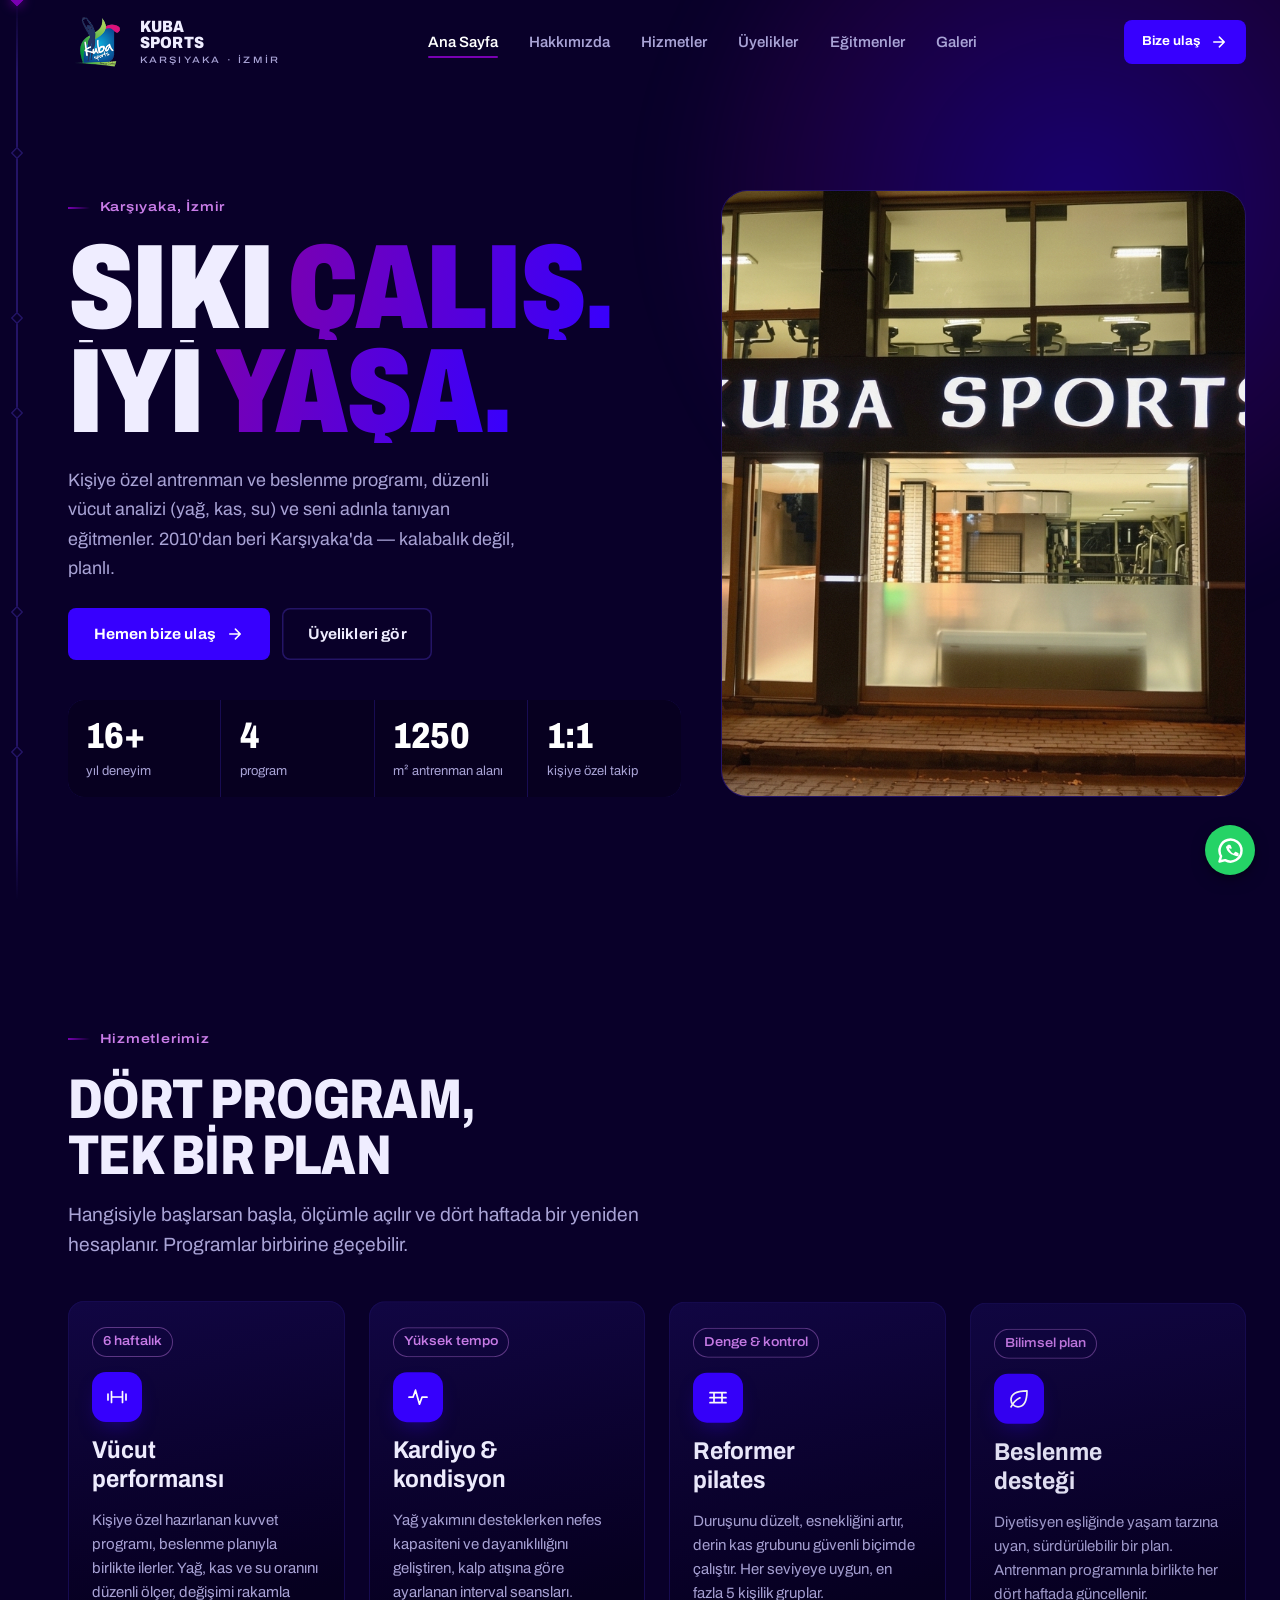
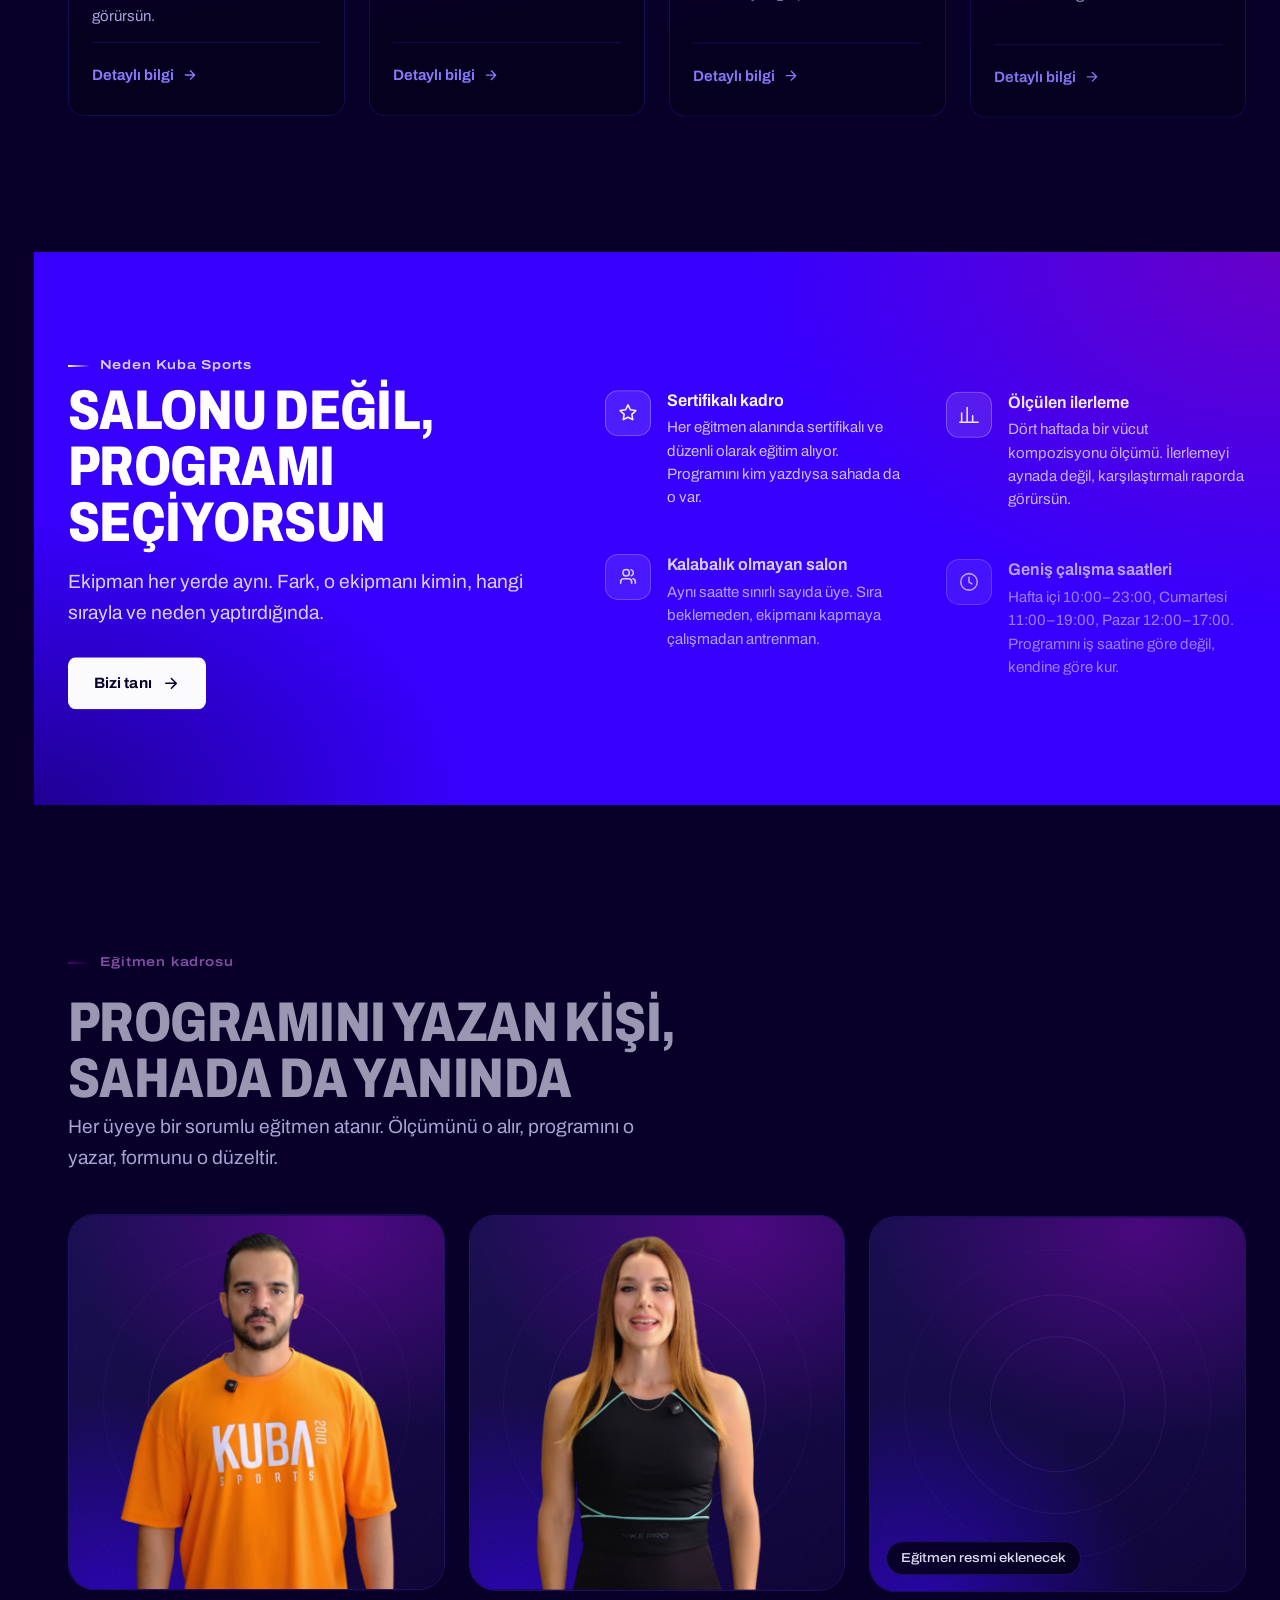
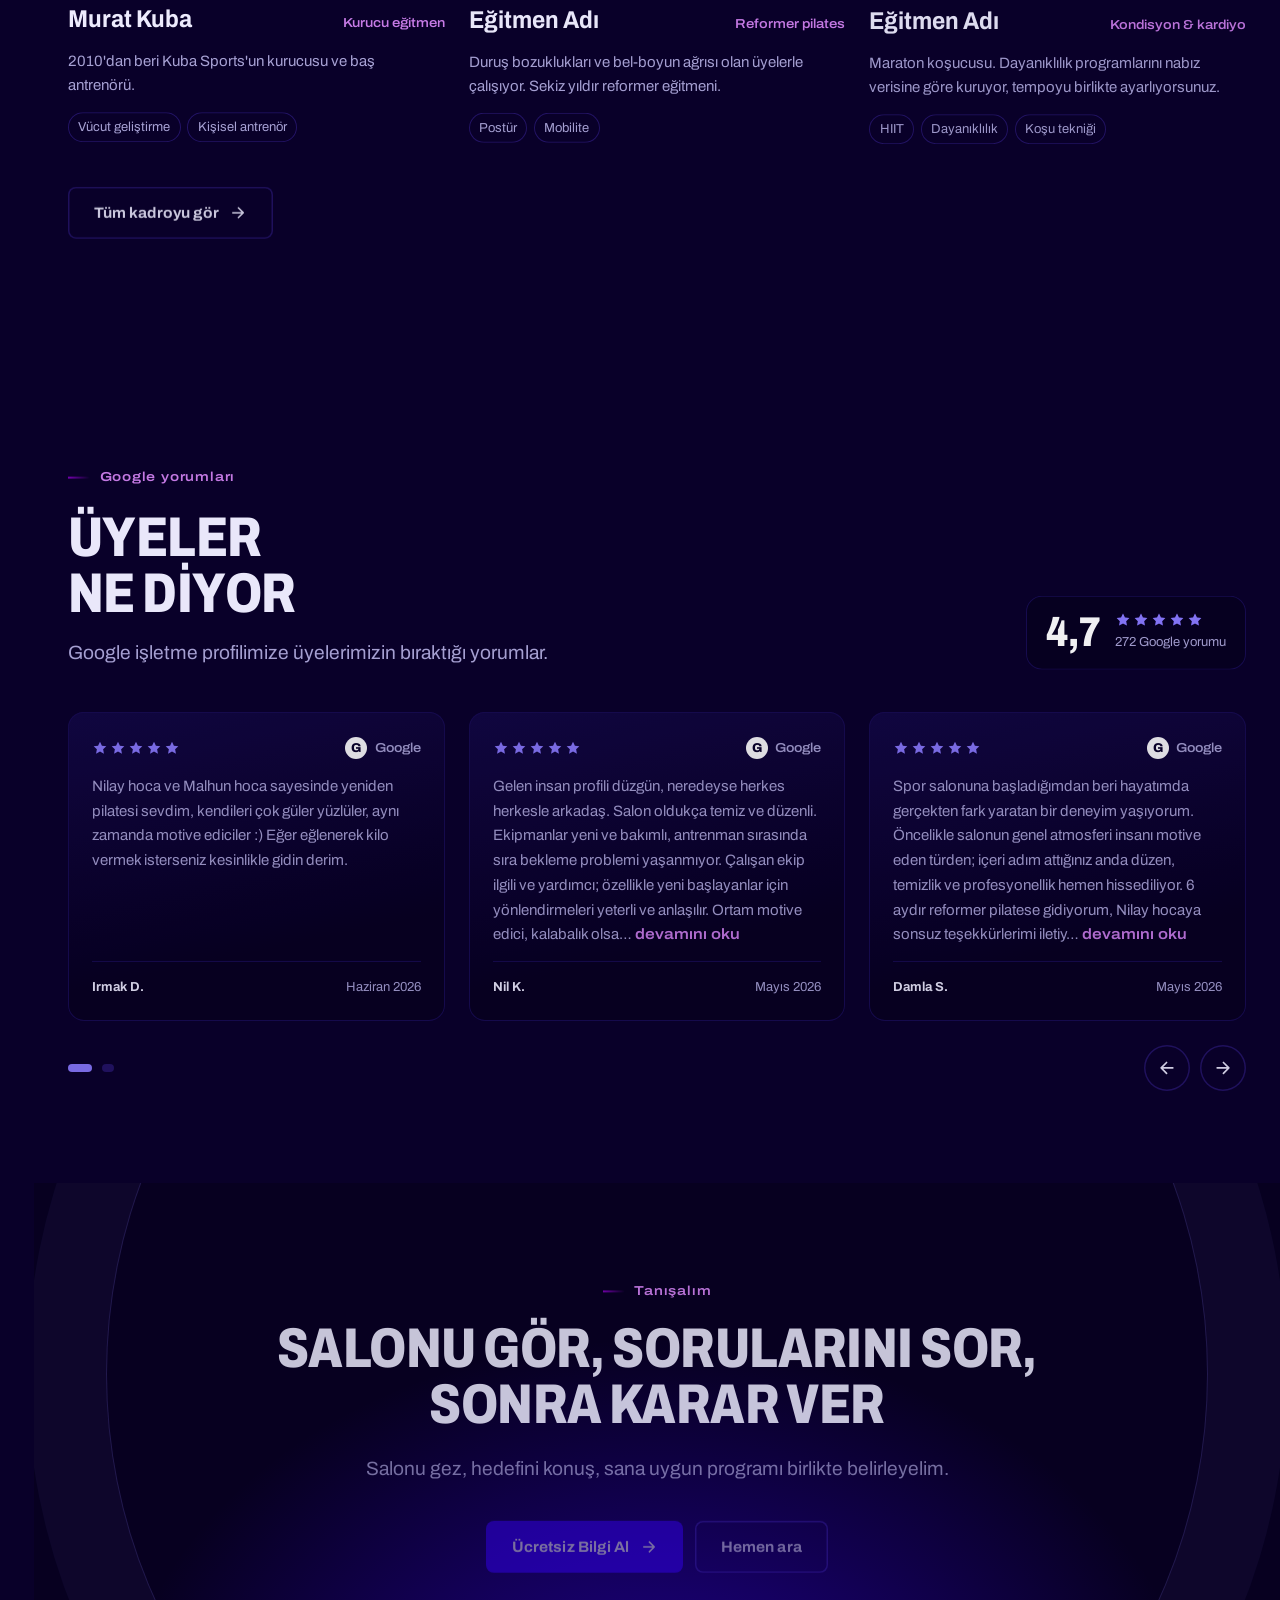
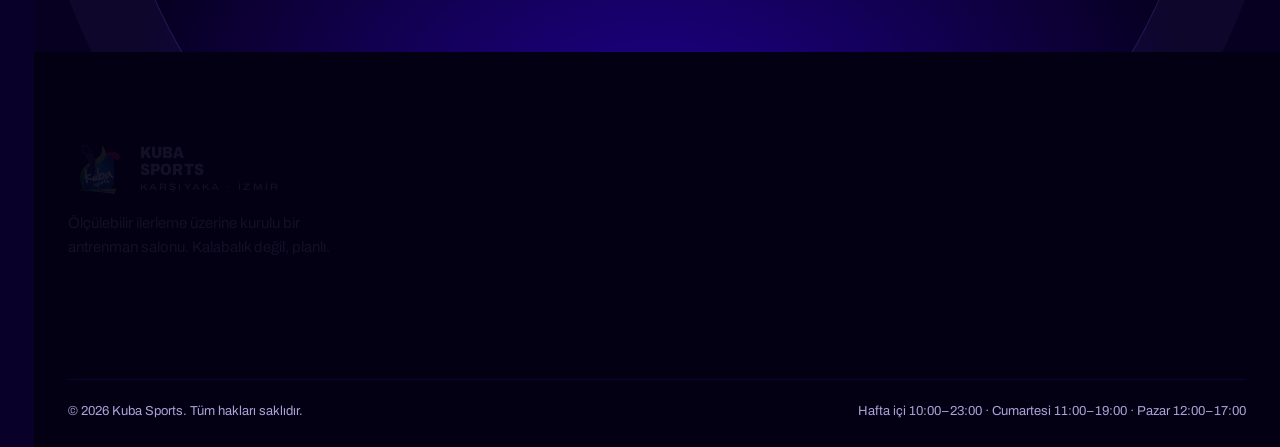
<file: index.html>
<!DOCTYPE html>
<html lang="tr">
<head>
<meta charset="utf-8">
<meta name="viewport" content="width=device-width, initial-scale=1">
<meta name="robots" content="noindex, nofollow">
<title>Ana Sayfa · Kuba Sports — Bahçelievler, İzmir</title>
<meta name="description" content="Bahçelievler İzmir'de kişiye özel antrenman, reformer pilates ve beslenme desteği. Ölçümle takip edilen 6 haftalık programlar.">
<meta name="theme-color" content="#090029">
<meta property="og:title" content="Ana Sayfa · Kuba Sports">
<meta property="og:description" content="Bahçelievler İzmir'de kişiye özel antrenman, reformer pilates ve beslenme desteği. Ölçümle takip edilen 6 haftalık programlar.">
<meta property="og:type" content="website">
<meta property="og:locale" content="tr_TR">
<link rel="preconnect" href="https://fonts.googleapis.com">
<link rel="preconnect" href="https://fonts.gstatic.com" crossorigin>
<link rel="stylesheet" href="https://fonts.googleapis.com/css2?family=Archivo:wdth,wght@62..125,100..900&display=swap">
<link rel="stylesheet" href="assets/css/style.css">
<link rel="icon" href="assets/img/favicon-32.png" sizes="32x32" type="image/png">
<link rel="icon" href="assets/img/favicon-192.png" sizes="192x192" type="image/png">
<link rel="apple-touch-icon" href="assets/img/apple-touch-icon.png">
<link rel="canonical" href="https://www.kubasports.com/">
<!-- HONOR_REDUCED_MOTION: false = işletim sisteminin "hareketi azalt" tercihini yok say (varsayılan);
     true = tercih açıksa giriş/kaydırma animasyonlarını kapat (html.reduce). Bkz. style.css sonu, main.js §4. -->
<script>(function(d,w){var h=d.documentElement;h.className+=" js";var HONOR_REDUCED_MOTION=false;if(HONOR_REDUCED_MOTION&&w.matchMedia("(prefers-reduced-motion: reduce)").matches){h.className+=" reduce";}else if("IntersectionObserver" in w){h.className+=" anim";w.__animGuard=setTimeout(function(){if(!d.querySelector(".is-in"))h.className=h.className.replace(/\banim\b/,"");},4000);}})(document,window);</script>

<!-- GSAP 3.12.5 (yerel kopya) — main.js §4 kaydırma belirmelerini bununla yapar.
     defer sırası korunmalı: main.js bu ikisinden SONRA çalışır. CDN yerine yerel
     dosya: head'deki 4 sn emniyet zamanlayıcısı yavaş ağda GSAP inmeden tetiklenip
     animasyonu sessizce iptal ediyordu. Yerel kopyada böyle bir yarış yok. -->
<script src="assets/js/vendor/gsap.min.js" defer></script>
<script src="assets/js/vendor/ScrollTrigger.min.js" defer></script>
<script src="data/reviews.js" defer></script>
<script src="assets/js/main.js" defer></script>
<!-- Yerel işletme yapısal verisi. Adres, telefon ve koordinatları gerçek
     bilgilerle güncelleyin; Google işletme panelindeki verilerle birebir aynı olmalı. -->
<script type="application/ld+json">
{
  "@context": "https://schema.org",
  "@type": "HealthClub",
  "name": "Kuba Sports",
  "description": "Bahçelievler, İzmir'de ölçülebilir ilerleme üzerine kurulu antrenman salonu.",
  "url": "https://www.kubasports.com/",
  "telephone": "+90-507-120-20-10",
  "email": "info@kubasports.com",
  "address": {
    "@type": "PostalAddress",
    "streetAddress": "Bahçelievler Mah. Zübeyde Hanım Cd.",
    "addressLocality": "Karşıyaka",
    "addressRegion": "İzmir",
    "postalCode": "35600",
    "addressCountry": "TR"
  },
  "openingHoursSpecification": [
    { "@type": "OpeningHoursSpecification", "dayOfWeek": ["Monday","Tuesday","Wednesday","Thursday","Friday"], "opens": "10:00", "closes": "23:00" },
    { "@type": "OpeningHoursSpecification", "dayOfWeek": "Saturday", "opens": "11:00", "closes": "19:00" },
    { "@type": "OpeningHoursSpecification", "dayOfWeek": "Sunday", "opens": "12:00", "closes": "17:00" }
  ],
  "priceRange": "$$"
}
</script>
</head>
<body>
<a class="skip" href="#main">İçeriğe geç</a>

<div class="rail" aria-hidden="true"><span class="rail__track"></span><span class="rail__fill"></span></div>

<header class="site-header">
  <div class="container header-inner">
    <a class="brand" href="index.html" aria-label="Kuba Sports ana sayfa">
      <img class="brand__mark" src="assets/img/kubasports-logo.png" alt="" width="116" height="100" decoding="async">
      <span class="brand__name">KUBA<br>SPORTS<span>KARŞIYAKA · İZMİR</span></span>
    </a>
    <nav class="nav" aria-label="Ana menü">
      <ul><li><a href="index.html" aria-current="page">Ana Sayfa</a></li><li><a href="hakkimizda.html">Hakkımızda</a></li><li><a href="hizmetler.html">Hizmetler</a></li><li><a href="uyelikler.html">Üyelikler</a></li><li><a href="egitmenler.html">Eğitmenler</a></li><li><a href="galeri.html">Galeri</a></li></ul>
    </nav>
    <div class="header-actions">
      <a class="btn btn--sm" href="iletisim.html"><span>Bize ulaş</span><svg class="arrow" viewBox="0 0 24 24" fill="none" stroke="currentColor" stroke-width="2" stroke-linecap="round" stroke-linejoin="round" aria-hidden="true"><path d="M5 12h13M12.5 5.5 19 12l-6.5 6.5"/></svg></a>
      <button class="burger" type="button" aria-label="Menüyü aç" aria-expanded="false" aria-controls="drawer"><span></span></button>
    </div>
  </div>
</header>

<div class="drawer" id="drawer" aria-hidden="true">
  <a href="index.html" aria-current="page">ANA SAYFA<small>00</small></a><a href="hakkimizda.html">HAKKIMIZDA<small>01</small></a><a href="hizmetler.html">HİZMETLER<small>02</small></a><a href="uyelikler.html">ÜYELİKLER<small>03</small></a><a href="egitmenler.html">EĞİTMENLER<small>04</small></a><a href="galeri.html">GALERİ<small>05</small></a>
  <a class="btn" href="iletisim.html"><span>Hemen bize ulaş</span><svg class="arrow" viewBox="0 0 24 24" fill="none" stroke="currentColor" stroke-width="2" stroke-linecap="round" stroke-linejoin="round" aria-hidden="true"><path d="M5 12h13M12.5 5.5 19 12l-6.5 6.5"/></svg></a>
</div>

<main id="main">

<section class="hero" data-rail>
  <span class="hero__glow" aria-hidden="true"></span>
  <div class="container hero__inner">
    <div>
      <span class="tag hero__eyebrow">Karşıyaka, İzmir</span>
      <h1 class="display">
        <span class="mask"><span>SIKI <span class="display__accent">ÇALIŞ.</span></span></span>
        <span class="mask"><span>İYİ <span class="display__accent">YAŞA.</span></span></span>
      </h1>
      <p class="hero__sub">Kişiye özel antrenman ve beslenme programı, düzenli vücut analizi (yağ, kas, su) ve seni adınla tanıyan eğitmenler. 2010'dan beri Karşıyaka'da — kalabalık değil, planlı.</p>
      <div class="btn-row hero__cta">
        <a class="btn" href="iletisim.html"><span>Hemen bize ulaş</span><svg class="arrow" viewBox="0 0 24 24" fill="none" stroke="currentColor" stroke-width="2" stroke-linecap="round" stroke-linejoin="round" aria-hidden="true"><path d="M5 12h13M12.5 5.5 19 12l-6.5 6.5"/></svg></a>
        <a class="btn btn--ghost" href="uyelikler.html"><span>Üyelikleri gör</span></a>
      </div>
      <ul class="metrics">
        <li><b><span data-count="16">16</span><i>+</i></b><span>yıl deneyim</span></li>
        <li><b data-count="4">4</b><span>program</span></li>
        <li><b data-count="1250">1250</b><span>m&sup2; antrenman alanı</span></li>
        <li><b>1<i>:</i>1</b><span>kişiye özel takip</span></li>
      </ul>
    </div>
    <div class="media hero__media" style="--photo:url('../img/home-hero-v2.jpg')"><span class="media__rings" aria-hidden="true"><i></i><i></i><i></i><i></i></span><span class="media__grain" aria-hidden="true"></span></div>
  </div>
</section>

<section class="section" data-rail>
  <div class="container">
    <div class="section-head reveal-group">
      <span class="tag">Hizmetlerimiz</span>
      <h2 class="h2">DÖRT PROGRAM,<br>TEK BİR PLAN</h2>
      <p class="lead">Hangisiyle başlarsan başla, ölçümle açılır ve dört haftada bir yeniden hesaplanır. Programlar birbirine geçebilir.</p>
    </div>
    <div class="grid g-2 g-4 reveal-group"><article class="card"><span class="card__chip">6 haftalık</span><span class="card__icon"><svg viewBox="0 0 24 24" fill="none" stroke="currentColor" stroke-width="1.7" stroke-linecap="round" stroke-linejoin="round" aria-hidden="true"><path d="M6.5 6.5v11M17.5 6.5v11M3 9v6M21 9v6M6.5 12h11"/></svg></span><h3 class="h3">Vücut<br>performansı</h3><p>Kişiye özel hazırlanan kuvvet programı, beslenme planıyla birlikte ilerler. Yağ, kas ve su oranını düzenli ölçer, değişimi rakamla görürsün.</p><div class="card__foot"><a class="link" href="hizmetler.html#performans"><span>Detaylı bilgi</span><svg class="arrow" viewBox="0 0 24 24" fill="none" stroke="currentColor" stroke-width="2" stroke-linecap="round" stroke-linejoin="round" aria-hidden="true"><path d="M5 12h13M12.5 5.5 19 12l-6.5 6.5"/></svg></a></div></article><article class="card"><span class="card__chip">Yüksek tempo</span><span class="card__icon"><svg viewBox="0 0 24 24" fill="none" stroke="currentColor" stroke-width="1.7" stroke-linecap="round" stroke-linejoin="round" aria-hidden="true"><path d="M3 12h4l2.5-7 4 14L16 12h5"/></svg></span><h3 class="h3">Kardiyo &amp;<br>kondisyon</h3><p>Yağ yakımını desteklerken nefes kapasiteni ve dayanıklılığını geliştiren, kalp atışına göre ayarlanan interval seansları.</p><div class="card__foot"><a class="link" href="hizmetler.html#kardiyo"><span>Detaylı bilgi</span><svg class="arrow" viewBox="0 0 24 24" fill="none" stroke="currentColor" stroke-width="2" stroke-linecap="round" stroke-linejoin="round" aria-hidden="true"><path d="M5 12h13M12.5 5.5 19 12l-6.5 6.5"/></svg></a></div></article><article class="card"><span class="card__chip">Denge &amp; kontrol</span><span class="card__icon"><svg viewBox="0 0 24 24" fill="none" stroke="currentColor" stroke-width="1.7" stroke-linecap="round" stroke-linejoin="round" aria-hidden="true"><path d="M4 7h16M4 12h16M4 17h16M8 7v10M16 7v10"/></svg></span><h3 class="h3">Reformer<br>pilates</h3><p>Duruşunu düzelt, esnekliğini artır, derin kas grubunu güvenli biçimde çalıştır. Her seviyeye uygun, en fazla 5 kişilik gruplar.</p><div class="card__foot"><a class="link" href="hizmetler.html#pilates"><span>Detaylı bilgi</span><svg class="arrow" viewBox="0 0 24 24" fill="none" stroke="currentColor" stroke-width="2" stroke-linecap="round" stroke-linejoin="round" aria-hidden="true"><path d="M5 12h13M12.5 5.5 19 12l-6.5 6.5"/></svg></a></div></article><article class="card"><span class="card__chip">Bilimsel plan</span><span class="card__icon"><svg viewBox="0 0 24 24" fill="none" stroke="currentColor" stroke-width="1.7" stroke-linecap="round" stroke-linejoin="round" aria-hidden="true"><path d="M11 20A7 7 0 0 1 4 13c0-5 4-9 16-9 0 12-4 16-9 16Z"/><path d="M4 20c2-4 5-7 9-9"/></svg></span><h3 class="h3">Beslenme<br>desteği</h3><p>Diyetisyen eşliğinde yaşam tarzına uyan, sürdürülebilir bir plan. Antrenman programınla birlikte her dört haftada güncellenir.</p><div class="card__foot"><a class="link" href="hizmetler.html#beslenme"><span>Detaylı bilgi</span><svg class="arrow" viewBox="0 0 24 24" fill="none" stroke="currentColor" stroke-width="2" stroke-linecap="round" stroke-linejoin="round" aria-hidden="true"><path d="M5 12h13M12.5 5.5 19 12l-6.5 6.5"/></svg></a></div></article></div>
  </div>
</section>

<section class="panel" data-rail>
  <div class="container panel__split">
    <div class="reveal-group">
      <span class="tag">Neden Kuba Sports</span>
      <h2 class="h2" style="margin-top:.4rem">SALONU DEĞİL,<br>PROGRAMI SEÇİYORSUN</h2>
      <p class="lead" style="margin-top:1rem">Ekipman her yerde aynı. Fark, o ekipmanı kimin, hangi sırayla ve neden yaptırdığında.</p>
      <div class="btn-row" style="margin-top:1.8rem">
        <a class="btn btn--on-volt" href="hakkimizda.html"><span>Bizi tanı</span><svg class="arrow" viewBox="0 0 24 24" fill="none" stroke="currentColor" stroke-width="2" stroke-linecap="round" stroke-linejoin="round" aria-hidden="true"><path d="M5 12h13M12.5 5.5 19 12l-6.5 6.5"/></svg></a>
      </div>
    </div>
    <div class="benefits reveal-group"><div class="benefit"><span class="benefit__icon"><svg viewBox="0 0 24 24" fill="none" stroke="currentColor" stroke-width="1.7" stroke-linecap="round" stroke-linejoin="round" aria-hidden="true"><path d="m12 3 2.6 5.3 5.9.9-4.3 4.1 1 5.8-5.2-2.7-5.2 2.7 1-5.8L3.5 9.2l5.9-.9Z"/></svg></span><div><h4 class="h4">Sertifikalı kadro</h4><p>Her eğitmen alanında sertifikalı ve düzenli olarak eğitim alıyor. Programını kim yazdıysa sahada da o var.</p></div></div><div class="benefit"><span class="benefit__icon"><svg viewBox="0 0 24 24" fill="none" stroke="currentColor" stroke-width="1.7" stroke-linecap="round" stroke-linejoin="round" aria-hidden="true"><path d="M4 20V10M10 20V4M16 20v-7M22 20H2"/></svg></span><div><h4 class="h4">Ölçülen ilerleme</h4><p>Dört haftada bir vücut kompozisyonu ölçümü. İlerlemeyi aynada değil, karşılaştırmalı raporda görürsün.</p></div></div><div class="benefit"><span class="benefit__icon"><svg viewBox="0 0 24 24" fill="none" stroke="currentColor" stroke-width="1.7" stroke-linecap="round" stroke-linejoin="round" aria-hidden="true"><path d="M16 19v-1.5a3.5 3.5 0 0 0-3.5-3.5h-5A3.5 3.5 0 0 0 4 17.5V19"/><circle cx="10" cy="7.5" r="3.5"/><path d="M20 19v-1.5a3.5 3.5 0 0 0-2.6-3.4M15.5 4.2a3.5 3.5 0 0 1 0 6.6"/></svg></span><div><h4 class="h4">Kalabalık olmayan salon</h4><p>Aynı saatte sınırlı sayıda üye. Sıra beklemeden, ekipmanı kapmaya çalışmadan antrenman.</p></div></div><div class="benefit"><span class="benefit__icon"><svg viewBox="0 0 24 24" fill="none" stroke="currentColor" stroke-width="1.7" stroke-linecap="round" stroke-linejoin="round" aria-hidden="true"><circle cx="12" cy="12" r="9"/><path d="M12 7v5.2l3.2 2"/></svg></span><div><h4 class="h4">Geniş çalışma saatleri</h4><p>Hafta içi 10:00–23:00, Cumartesi 11:00–19:00, Pazar 12:00–17:00. Programını iş saatine göre değil, kendine göre kur.</p></div></div></div>
  </div>
</section>

<section class="section" data-rail>
  <div class="container">
    <div class="section-head reveal-group">
      <span class="tag">Eğitmen kadrosu</span>
      <h2 class="h2">PROGRAMINI YAZAN KİŞİ,<br>SAHADA DA YANINDA</h2>
      <p class="lead">Her üyeye bir sorumlu eğitmen atanır. Ölçümünü o alır, programını o yazar, formunu o düzeltir.</p>
    </div>
    <div class="grid g-3 reveal-group"><article class="trainer"><div class="media media--cutout" style="--photo:url('../img/murat-kuba-2.png')"><span class="media__rings" aria-hidden="true"><i></i><i></i><i></i><i></i></span><span class="media__grain" aria-hidden="true"></span></div><div class="trainer__meta"><h3 class="h3">Murat Kuba</h3><span class="trainer__role">Kurucu eğitmen</span></div><p>2010'dan beri Kuba Sports'un kurucusu ve baş antrenörü.</p><ul class="trainer__tags"><li>Vücut geliştirme</li><li>Kişisel antrenör</li></ul></article><article class="trainer"><div class="media media--cutout" style="--photo:url('../img/pt2.png')"><span class="media__rings" aria-hidden="true"><i></i><i></i><i></i><i></i></span><span class="media__grain" aria-hidden="true"></span></div><div class="trainer__meta"><h3 class="h3">Eğitmen Adı</h3><span class="trainer__role">Reformer pilates</span></div><p>Duruş bozuklukları ve bel-boyun ağrısı olan üyelerle çalışıyor. Sekiz yıldır reformer eğitmeni.</p><ul class="trainer__tags"><li>Postür</li><li>Mobilite</li></ul></article><article class="trainer"><div class="media"><span class="media__rings" aria-hidden="true"><i></i><i></i><i></i><i></i></span><span class="media__grain" aria-hidden="true"></span><span class="media__label">Eğitmen resmi eklenecek</span></div><div class="trainer__meta"><h3 class="h3">Eğitmen Adı</h3><span class="trainer__role">Kondisyon &amp; kardiyo</span></div><p>Maraton koşucusu. Dayanıklılık programlarını nabız verisine göre kuruyor, tempoyu birlikte ayarlıyorsunuz.</p><ul class="trainer__tags"><li>HIIT</li><li>Dayanıklılık</li><li>Koşu tekniği</li></ul></article></div>
    <div class="btn-row reveal" style="margin-top:2.5rem">
      <a class="btn btn--ghost" href="egitmenler.html"><span>Tüm kadroyu gör</span><svg class="arrow" viewBox="0 0 24 24" fill="none" stroke="currentColor" stroke-width="2" stroke-linecap="round" stroke-linejoin="round" aria-hidden="true"><path d="M5 12h13M12.5 5.5 19 12l-6.5 6.5"/></svg></a>
    </div>
  </div>
</section>

<section class="section section--tight" id="yorumlar" data-rail>
  <div class="container">
    <div class="reviews__head reveal-group">
      <div class="section-head">
        <span class="tag">Google yorumları</span>
        <h2 class="h2">ÜYELER<br>NE DİYOR</h2>
        <p class="lead">Google işletme profilimize üyelerimizin bıraktığı yorumlar.</p>
      </div>
      <div class="reviews__summary">
        <b data-summary-score>–</b>
        <span class="stars stars--avg" role="img" data-summary-stars aria-label="Ortalama puan"></span>
        <small data-summary-count>Google yorumları</small>
      </div>
    </div>
    <!-- Kartlar data/reviews.js verisinden main.js §9 ile üretilir. -->
    <div class="reviews reveal" data-reviews role="region" aria-roledescription="kaydırıcı" aria-label="Üye yorumları">
      <ul class="reviews__track" data-reviews-track tabindex="0" aria-label="Yorumlar — sol/sağ ok tuşlarıyla gezin"></ul>
      <div class="reviews__controls" data-reviews-controls>
        <div class="reviews__dots" data-reviews-dots aria-label="Yorum grupları"></div>
        <div class="reviews__arrows">
          <button class="reviews__arrow" type="button" data-reviews-prev aria-label="Önceki yorumlar"><svg viewBox="0 0 24 24" fill="none" stroke="currentColor" stroke-width="2" stroke-linecap="round" stroke-linejoin="round" aria-hidden="true"><path d="M19 12H6M11.5 5.5 5 12l6.5 6.5"/></svg></button>
          <button class="reviews__arrow" type="button" data-reviews-next aria-label="Sonraki yorumlar"><svg viewBox="0 0 24 24" fill="none" stroke="currentColor" stroke-width="2" stroke-linecap="round" stroke-linejoin="round" aria-hidden="true"><path d="M5 12h13M12.5 5.5 19 12l-6.5 6.5"/></svg></button>
        </div>
      </div>
    </div>
  </div>
</section>

<section class="cta-band" data-rail>
  <div class="container cta-band__inner reveal-group">
    <span class="tag">Tanışalım</span>
    <h2 class="h2">SALONU GÖR, SORULARINI SOR,<br>SONRA KARAR VER</h2>
    <p class="lead" style="text-align:center">Salonu gez, hedefini konuş, sana uygun programı birlikte belirleyelim.</p>
    <div class="btn-row" style="justify-content:center;margin-top:.8rem">
      <a class="btn" href="iletisim.html"><span>Ücretsiz Bilgi Al</span><svg class="arrow" viewBox="0 0 24 24" fill="none" stroke="currentColor" stroke-width="2" stroke-linecap="round" stroke-linejoin="round" aria-hidden="true"><path d="M5 12h13M12.5 5.5 19 12l-6.5 6.5"/></svg></a>
      <a class="btn btn--ghost" href="tel:+905071202010"><span>Hemen ara</span></a>
    </div>
  </div>
</section>
</main>

<footer class="site-footer">
  <div class="container">
    <div class="footer-grid reveal-group">
      <div>
        <a class="brand" href="index.html" aria-label="Kuba Sports ana sayfa">
          <img class="brand__mark" src="assets/img/kubasports-logo.png" alt="" width="116" height="100" decoding="async">
          <span class="brand__name">KUBA<br>SPORTS<span>KARŞIYAKA · İZMİR</span></span>
        </a>
        <p class="muted" style="margin-top:1rem;max-width:32ch;font-size:var(--fs-sm)">Ölçülebilir ilerleme üzerine kurulu bir antrenman salonu. Kalabalık değil, planlı.</p>
      </div>
      <div>
        <h4>Salon</h4>
        <ul><li><a href="hakkimizda.html">Hakkımızda</a></li><li><a href="hizmetler.html">Hizmetler</a></li><li><a href="uyelikler.html">Üyelikler</a></li><li><a href="egitmenler.html">Eğitmenler</a></li><li><a href="galeri.html">Galeri</a></li><li><a href="iletisim.html">İletişim</a></li></ul>
      </div>
      <div>
        <h4>Hizmetler</h4>
        <ul>
          <li><a href="hizmetler.html#performans">Vücut performansı</a></li>
          <li><a href="hizmetler.html#kardiyo">Kardiyo &amp; kondisyon</a></li>
          <li><a href="hizmetler.html#pilates">Reformer pilates</a></li>
          <li><a href="hizmetler.html#beslenme">Beslenme desteği</a></li>
        </ul>
      </div>
      <div>
        <h4>Ulaşım</h4>
        <ul class="muted">
          <li>Bahçelievler, Zübeyde Hanım Cd.<br>35600 Karşıyaka / İzmir</li>
          <li><a href="tel:+905071202010">0507 120 20 10</a></li>
          <li><a href="mailto:info@kubasports.com">info@kubasports.com</a></li>
        </ul>
        <div class="socials" style="margin-top:1rem">
          <a href="https://www.instagram.com/kubasports" target="_blank" rel="noopener" aria-label="Instagram"><svg viewBox="0 0 24 24" fill="none" stroke="currentColor" stroke-width="1.7" stroke-linecap="round" stroke-linejoin="round" aria-hidden="true"><rect x="3.5" y="3.5" width="17" height="17" rx="5"/><circle cx="12" cy="12" r="3.8"/><circle cx="17" cy="7" r="1"/></svg></a>
          <a href="https://www.facebook.com/people/Kuba-Sports-Fitness-Center/100063481929854/#" target="_blank" rel="noopener" aria-label="Facebook"><svg viewBox="0 0 24 24" fill="none" stroke="currentColor" stroke-width="1.7" stroke-linecap="round" stroke-linejoin="round" aria-hidden="true"><path d="M18 2.5h-3a5 5 0 0 0-5 5v3H7v4h3v7h4v-7h3l1-4h-4v-3a1 1 0 0 1 1-1h3Z"/></svg></a>
        </div>
      </div>
    </div>
    <div class="footer-bottom">
      <span>&copy; <span data-year>2026</span> Kuba Sports. Tüm hakları saklıdır.</span>
      <span>Hafta içi 10:00–23:00 · Cumartesi 11:00–19:00 · Pazar 12:00–17:00</span>
    </div>
  </div>
</footer>
</body>
</html>
</file>
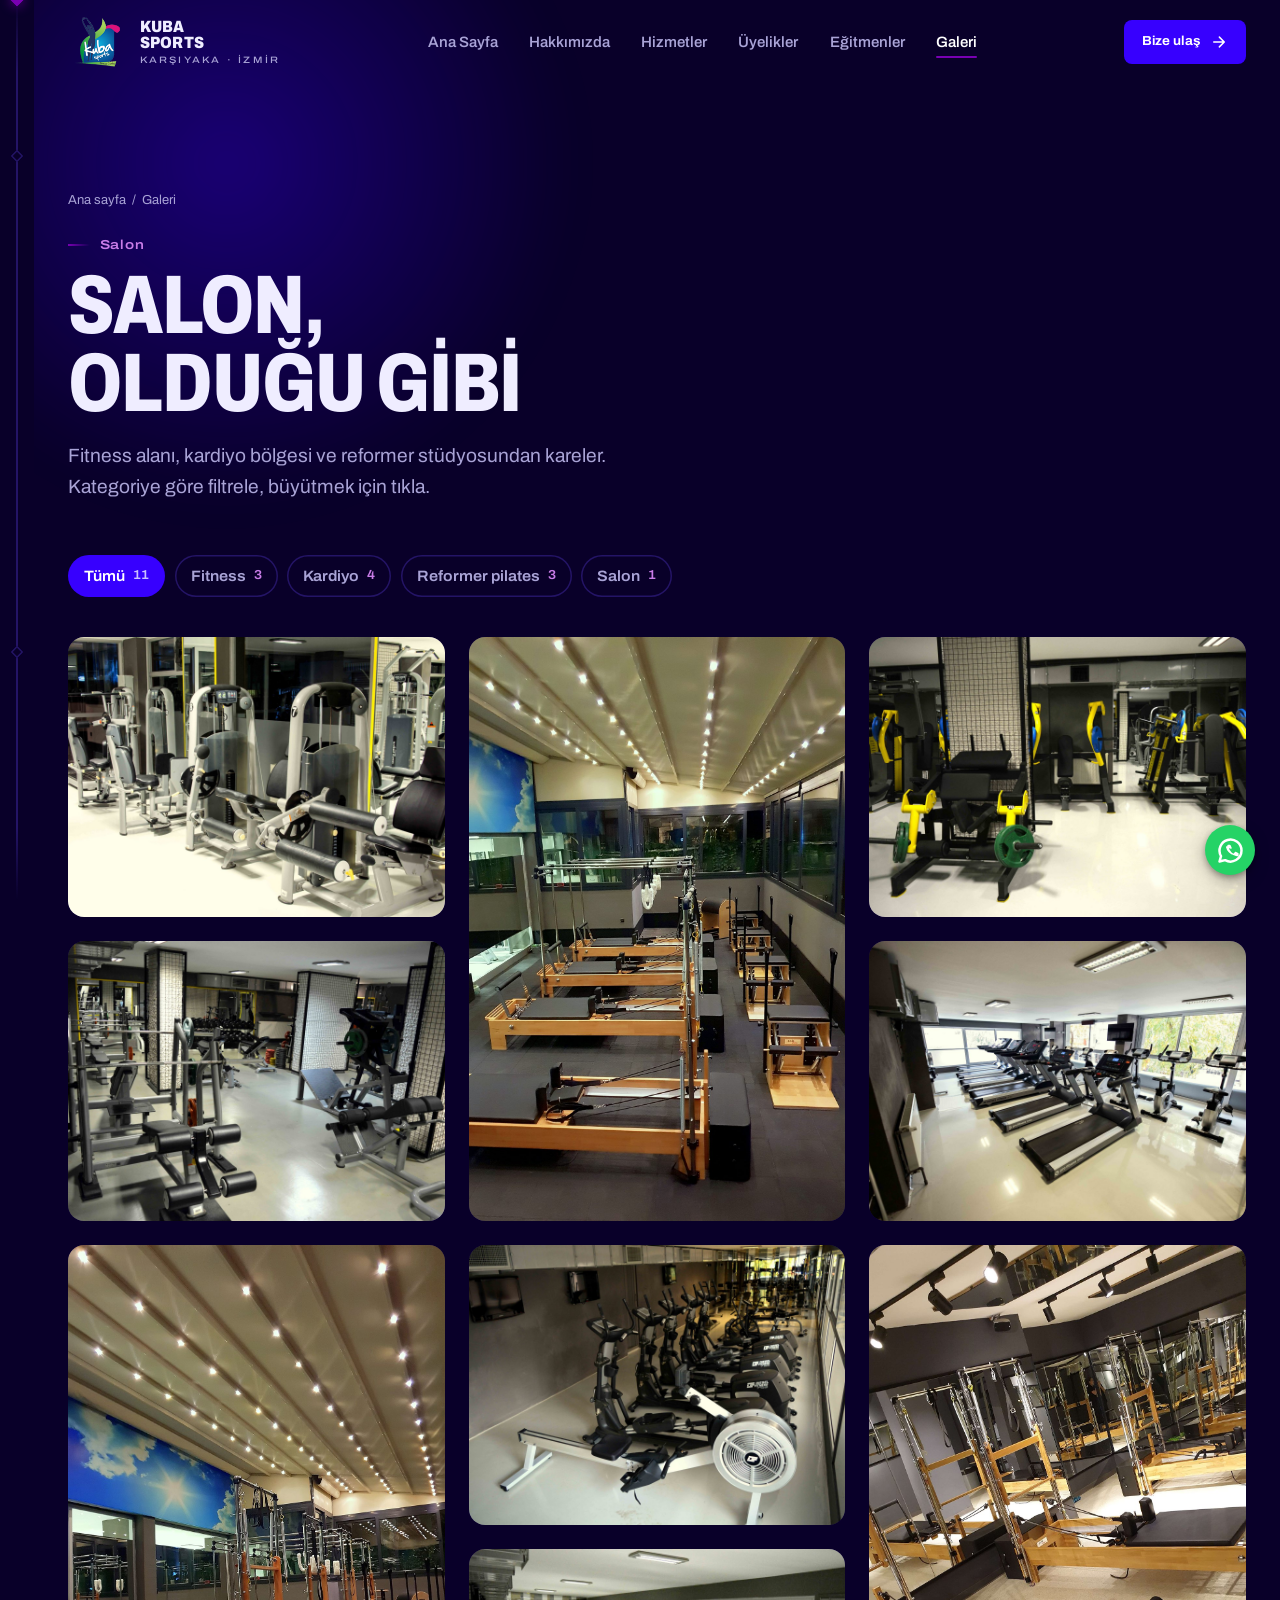
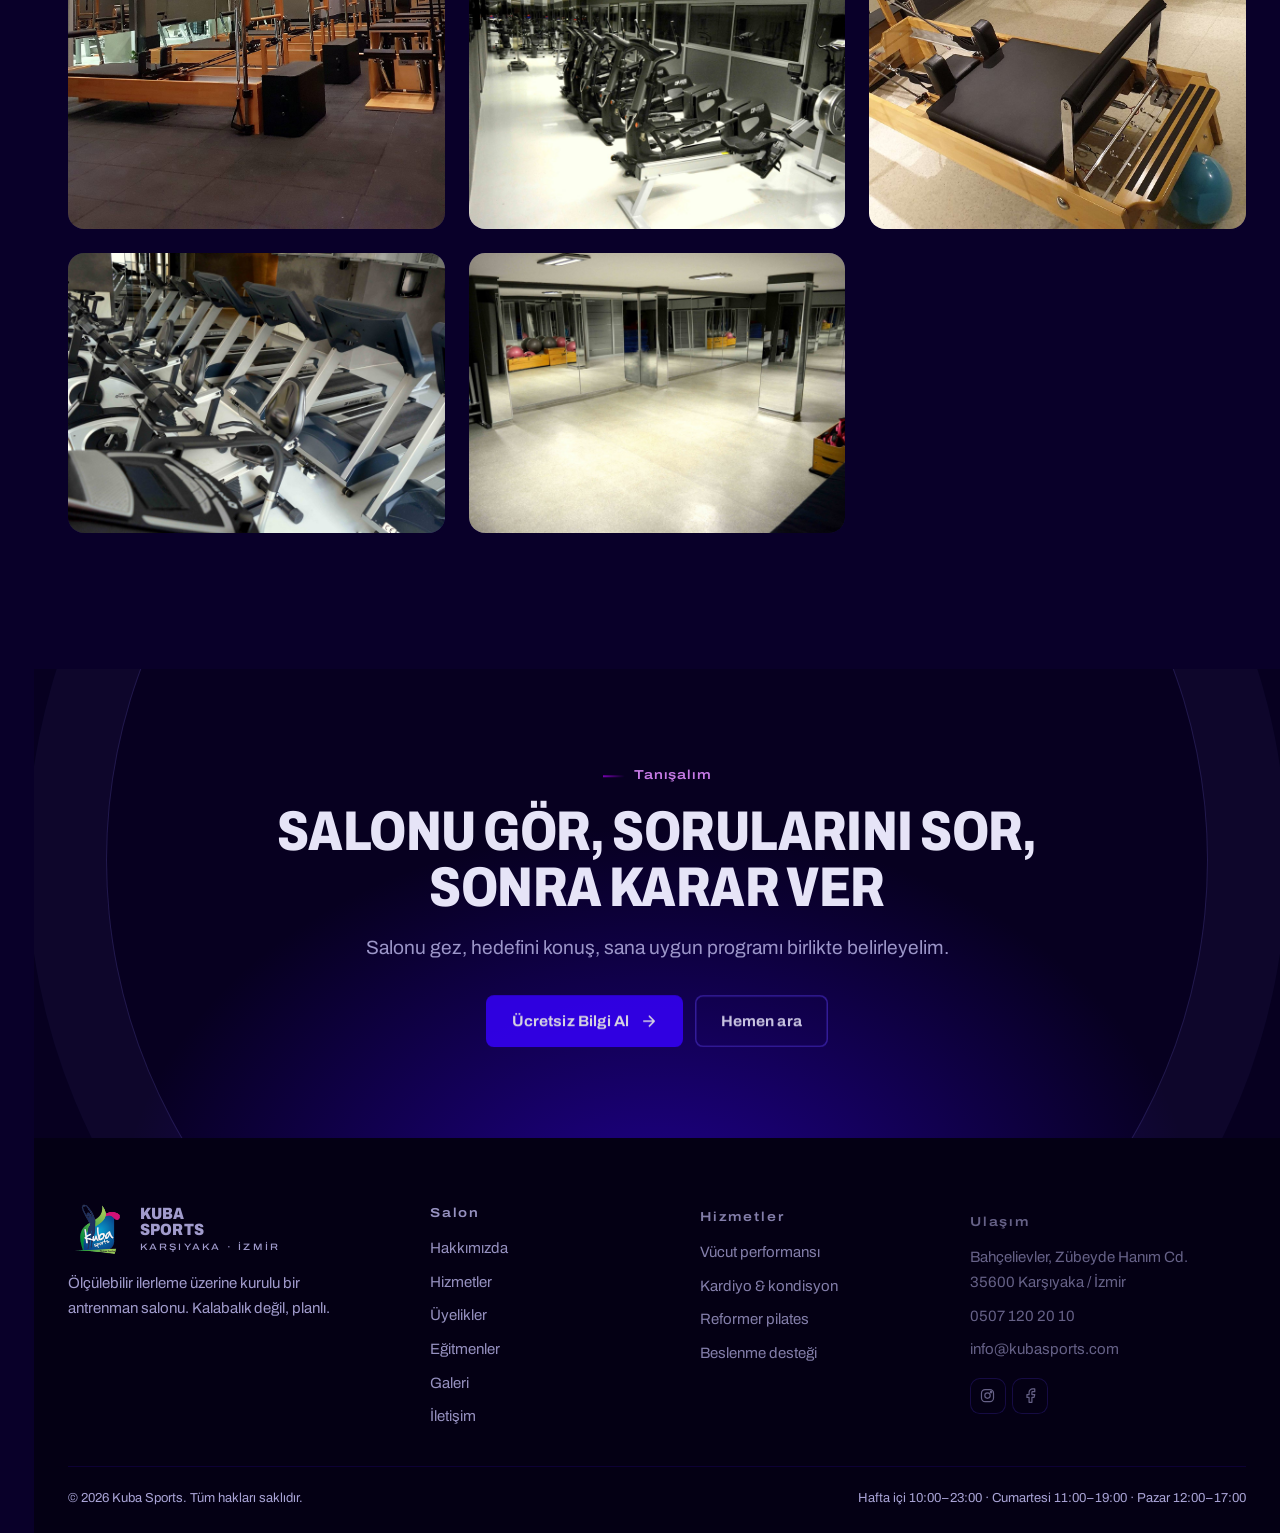
<file: galeri.html>
<!DOCTYPE html>
<html lang="tr">
<head>
<meta charset="utf-8">
<meta name="viewport" content="width=device-width, initial-scale=1">
<meta name="robots" content="noindex, nofollow">
<title>Galeri · Kuba Sports — Bahçelievler, İzmir</title>
<meta name="description" content="Kuba Sports salonundan kareler: fitness alanı, kardiyo bölgesi ve reformer pilates stüdyosu.">
<meta name="theme-color" content="#090029">
<meta property="og:title" content="Galeri · Kuba Sports">
<meta property="og:description" content="Kuba Sports salonundan kareler: fitness alanı, kardiyo bölgesi ve reformer pilates stüdyosu.">
<meta property="og:type" content="website">
<meta property="og:locale" content="tr_TR">
<link rel="preconnect" href="https://fonts.googleapis.com">
<link rel="preconnect" href="https://fonts.gstatic.com" crossorigin>
<link rel="stylesheet" href="https://fonts.googleapis.com/css2?family=Archivo:wdth,wght@62..125,100..900&display=swap">
<link rel="stylesheet" href="assets/css/style.css">
<link rel="icon" href="assets/img/favicon-32.png" sizes="32x32" type="image/png">
<link rel="icon" href="assets/img/favicon-192.png" sizes="192x192" type="image/png">
<link rel="apple-touch-icon" href="assets/img/apple-touch-icon.png">
<link rel="canonical" href="https://www.kubasports.com/galeri.html">
<!-- HONOR_REDUCED_MOTION: false = işletim sisteminin "hareketi azalt" tercihini yok say (varsayılan);
     true = tercih açıksa giriş/kaydırma animasyonlarını kapat (html.reduce). Bkz. style.css sonu, main.js §4. -->
<script>(function(d,w){var h=d.documentElement;h.className+=" js";var HONOR_REDUCED_MOTION=false;if(HONOR_REDUCED_MOTION&&w.matchMedia("(prefers-reduced-motion: reduce)").matches){h.className+=" reduce";}else if("IntersectionObserver" in w){h.className+=" anim";w.__animGuard=setTimeout(function(){if(!d.querySelector(".is-in"))h.className=h.className.replace(/\banim\b/,"");},4000);}})(document,window);</script>

<!-- GSAP 3.12.5 (yerel kopya) — main.js §4 kaydırma belirmelerini bununla yapar.
     defer sırası korunmalı: main.js bu ikisinden SONRA çalışır. CDN yerine yerel
     dosya: head'deki 4 sn emniyet zamanlayıcısı yavaş ağda GSAP inmeden tetiklenip
     animasyonu sessizce iptal ediyordu. Yerel kopyada böyle bir yarış yok. -->
<script src="assets/js/vendor/gsap.min.js" defer></script>
<script src="assets/js/vendor/ScrollTrigger.min.js" defer></script>
<script src="assets/js/main.js" defer></script>
<!-- Yerel işletme yapısal verisi. Adres, telefon ve koordinatları gerçek
     bilgilerle güncelleyin; Google işletme panelindeki verilerle birebir aynı olmalı. -->
<script type="application/ld+json">
{
  "@context": "https://schema.org",
  "@type": "HealthClub",
  "name": "Kuba Sports",
  "description": "Bahçelievler, İzmir'de ölçülebilir ilerleme üzerine kurulu antrenman salonu.",
  "url": "https://www.kubasports.com/",
  "telephone": "+90-507-120-20-10",
  "email": "info@kubasports.com",
  "address": {
    "@type": "PostalAddress",
    "streetAddress": "Bahçelievler Mah. Zübeyde Hanım Cd.",
    "addressLocality": "Karşıyaka",
    "addressRegion": "İzmir",
    "postalCode": "35600",
    "addressCountry": "TR"
  },
  "openingHoursSpecification": [
    { "@type": "OpeningHoursSpecification", "dayOfWeek": ["Monday","Tuesday","Wednesday","Thursday","Friday"], "opens": "10:00", "closes": "23:00" },
    { "@type": "OpeningHoursSpecification", "dayOfWeek": "Saturday", "opens": "11:00", "closes": "19:00" },
    { "@type": "OpeningHoursSpecification", "dayOfWeek": "Sunday", "opens": "12:00", "closes": "17:00" }
  ],
  "priceRange": "$$"
}
</script>
</head>
<body>
<a class="skip" href="#main">İçeriğe geç</a>

<div class="rail" aria-hidden="true"><span class="rail__track"></span><span class="rail__fill"></span></div>

<header class="site-header">
  <div class="container header-inner">
    <a class="brand" href="index.html" aria-label="Kuba Sports ana sayfa">
      <img class="brand__mark" src="assets/img/kubasports-logo.png" alt="" width="116" height="100" decoding="async">
      <span class="brand__name">KUBA<br>SPORTS<span>KARŞIYAKA · İZMİR</span></span>
    </a>
    <nav class="nav" aria-label="Ana menü">
      <ul><li><a href="index.html">Ana Sayfa</a></li><li><a href="hakkimizda.html">Hakkımızda</a></li><li><a href="hizmetler.html">Hizmetler</a></li><li><a href="uyelikler.html">Üyelikler</a></li><li><a href="egitmenler.html">Eğitmenler</a></li><li><a href="galeri.html" aria-current="page">Galeri</a></li></ul>
    </nav>
    <div class="header-actions">
      <a class="btn btn--sm" href="iletisim.html"><span>Bize ulaş</span><svg class="arrow" viewBox="0 0 24 24" fill="none" stroke="currentColor" stroke-width="2" stroke-linecap="round" stroke-linejoin="round" aria-hidden="true"><path d="M5 12h13M12.5 5.5 19 12l-6.5 6.5"/></svg></a>
      <button class="burger" type="button" aria-label="Menüyü aç" aria-expanded="false" aria-controls="drawer"><span></span></button>
    </div>
  </div>
</header>

<div class="drawer" id="drawer" aria-hidden="true">
  <a href="index.html">ANA SAYFA<small>00</small></a><a href="hakkimizda.html">HAKKIMIZDA<small>01</small></a><a href="hizmetler.html">HİZMETLER<small>02</small></a><a href="uyelikler.html">ÜYELİKLER<small>03</small></a><a href="egitmenler.html">EĞİTMENLER<small>04</small></a><a href="galeri.html" aria-current="page">GALERİ<small>05</small></a>
  <a class="btn" href="iletisim.html"><span>Hemen bize ulaş</span><svg class="arrow" viewBox="0 0 24 24" fill="none" stroke="currentColor" stroke-width="2" stroke-linecap="round" stroke-linejoin="round" aria-hidden="true"><path d="M5 12h13M12.5 5.5 19 12l-6.5 6.5"/></svg></a>
</div>

<main id="main">

<section class="page-head" data-rail><span class="page-head__glow" aria-hidden="true"></span><div class="container"><nav class="crumbs" aria-label="Site yolu"><a href="index.html">Ana sayfa</a> &nbsp;/&nbsp; Galeri</nav><span class="tag">Salon</span><h1 class="h1" style="margin-top:.6rem"><span class="mask"><span>SALON,<br>OLDUĞU GİBİ</span></span></h1><p class="lead" style="margin-top:1.2rem">Fitness alanı, kardiyo bölgesi ve reformer stüdyosundan kareler. Kategoriye göre filtrele, büyütmek için tıkla.</p></div></section>

<section class="section section--snug-top" data-rail>
  <div class="container">
    <!-- Görseller: assets/img/galeri-web/ (web boyutu, uzun kenar 1800 px).
         Orijinaller assets/img/galeri-* içinde durur. Yeni fotoğraf eklemek için
         bir <li> kopyala; dikey fotoğraflara "gallery__item--tall" ekle. -->
    <div class="filters reveal" role="group" aria-label="Galeri filtresi" data-gallery-filters>
      <button type="button" class="filter" aria-pressed="true" data-filter="all">Tümü <span>11</span></button>
      <button type="button" class="filter" aria-pressed="false" data-filter="fitness">Fitness <span>3</span></button>
      <button type="button" class="filter" aria-pressed="false" data-filter="kardiyo">Kardiyo <span>4</span></button>
      <button type="button" class="filter" aria-pressed="false" data-filter="reformer">Reformer pilates <span>3</span></button>
      <button type="button" class="filter" aria-pressed="false" data-filter="salon">Salon <span>1</span></button>
    </div>
    <ul class="gallery reveal" data-gallery>
      <li class="gallery__item" data-cat="fitness"><a href="assets/img/galeri-web/galeri-fitness.jpg" data-caption="Fitness alanı"><img src="assets/img/galeri-web/galeri-fitness.jpg" alt="Fitness alanı" width="1800" height="1200" decoding="async"></a></li>
      <li class="gallery__item gallery__item--tall" data-cat="reformer"><a href="assets/img/galeri-web/galeri-reformer.jpg" data-caption="Reformer pilates stüdyosu"><img src="assets/img/galeri-web/galeri-reformer.jpg" alt="Reformer pilates stüdyosu" width="1350" height="1800" decoding="async"></a></li>
      <li class="gallery__item" data-cat="fitness"><a href="assets/img/galeri-web/galeri-fitness2.jpg" data-caption="Fitness alanı"><img src="assets/img/galeri-web/galeri-fitness2.jpg" alt="Fitness alanı" width="1800" height="1200" decoding="async"></a></li>
      <li class="gallery__item" data-cat="fitness"><a href="assets/img/galeri-web/galeri-fitness3.jpg" data-caption="Fitness alanı"><img src="assets/img/galeri-web/galeri-fitness3.jpg" alt="Fitness alanı" width="1800" height="1200" loading="lazy" decoding="async"></a></li>
      <li class="gallery__item" data-cat="kardiyo"><a href="assets/img/galeri-web/galeri-kardiyo2.jpg" data-caption="Kardiyo bölgesi"><img src="assets/img/galeri-web/galeri-kardiyo2.jpg" alt="Kardiyo bölgesi" width="1800" height="1200" loading="lazy" decoding="async"></a></li>
      <li class="gallery__item gallery__item--tall" data-cat="reformer"><a href="assets/img/galeri-web/galeri-reformer2.jpg" data-caption="Reformer pilates stüdyosu"><img src="assets/img/galeri-web/galeri-reformer2.jpg" alt="Reformer pilates stüdyosu" width="1350" height="1800" loading="lazy" decoding="async"></a></li>
      <li class="gallery__item" data-cat="kardiyo"><a href="assets/img/galeri-web/galeri-kardiyo4.jpg" data-caption="Kardiyo bölgesi"><img src="assets/img/galeri-web/galeri-kardiyo4.jpg" alt="Kardiyo bölgesi" width="1800" height="1200" loading="lazy" decoding="async"></a></li>
      <li class="gallery__item gallery__item--tall" data-cat="reformer"><a href="assets/img/galeri-web/galeri-reformer3.jpg" data-caption="Reformer pilates stüdyosu"><img src="assets/img/galeri-web/galeri-reformer3.jpg" alt="Reformer pilates stüdyosu" width="1350" height="1800" loading="lazy" decoding="async"></a></li>
      <li class="gallery__item" data-cat="kardiyo"><a href="assets/img/galeri-web/galeri-kardiyo5.jpg" data-caption="Kardiyo bölgesi"><img src="assets/img/galeri-web/galeri-kardiyo5.jpg" alt="Kardiyo bölgesi" width="1800" height="1200" loading="lazy" decoding="async"></a></li>
      <li class="gallery__item" data-cat="kardiyo"><a href="assets/img/galeri-web/galeri-kardiyo3.jpg" data-caption="Kardiyo bölgesi"><img src="assets/img/galeri-web/galeri-kardiyo3.jpg" alt="Kardiyo bölgesi" width="1800" height="1200" loading="lazy" decoding="async"></a></li>
      <li class="gallery__item" data-cat="salon"><a href="assets/img/galeri-web/galeri-salon.jpg" data-caption="Salon"><img src="assets/img/galeri-web/galeri-salon.jpg" alt="Salon" width="1800" height="1200" loading="lazy" decoding="async"></a></li>
    </ul>
  </div>
</section>

<section class="cta-band" data-rail>
  <div class="container cta-band__inner reveal-group">
    <span class="tag">Tanışalım</span>
    <h2 class="h2">SALONU GÖR, SORULARINI SOR,<br>SONRA KARAR VER</h2>
    <p class="lead" style="text-align:center">Salonu gez, hedefini konuş, sana uygun programı birlikte belirleyelim.</p>
    <div class="btn-row" style="justify-content:center;margin-top:.8rem">
      <a class="btn" href="iletisim.html"><span>Ücretsiz Bilgi Al</span><svg class="arrow" viewBox="0 0 24 24" fill="none" stroke="currentColor" stroke-width="2" stroke-linecap="round" stroke-linejoin="round" aria-hidden="true"><path d="M5 12h13M12.5 5.5 19 12l-6.5 6.5"/></svg></a>
      <a class="btn btn--ghost" href="tel:+905071202010"><span>Hemen ara</span></a>
    </div>
  </div>
</section>
</main>

<!-- Işık kutusu: galeri karesine tıklanınca açılır (main.js §10). Esc / arka plan / × kapatır, ← → gezer. -->
<dialog class="lightbox" data-lightbox aria-label="Fotoğraf görüntüleyici">
  <button class="lightbox__btn lightbox__close" type="button" data-lightbox-close aria-label="Kapat"><svg viewBox="0 0 24 24" fill="none" stroke="currentColor" stroke-width="2" stroke-linecap="round" stroke-linejoin="round" aria-hidden="true"><path d="M6 6l12 12M18 6 6 18"/></svg></button>
  <button class="lightbox__btn lightbox__prev" type="button" data-lightbox-prev aria-label="Önceki fotoğraf"><svg viewBox="0 0 24 24" fill="none" stroke="currentColor" stroke-width="2" stroke-linecap="round" stroke-linejoin="round" aria-hidden="true"><path d="M19 12H6M11.5 5.5 5 12l6.5 6.5"/></svg></button>
  <figure class="lightbox__fig"><img data-lightbox-img alt="" decoding="async"><figcaption data-lightbox-cap></figcaption></figure>
  <button class="lightbox__btn lightbox__next" type="button" data-lightbox-next aria-label="Sonraki fotoğraf"><svg viewBox="0 0 24 24" fill="none" stroke="currentColor" stroke-width="2" stroke-linecap="round" stroke-linejoin="round" aria-hidden="true"><path d="M5 12h13M12.5 5.5 19 12l-6.5 6.5"/></svg></button>
</dialog>


<footer class="site-footer">
  <div class="container">
    <div class="footer-grid reveal-group">
      <div>
        <a class="brand" href="index.html" aria-label="Kuba Sports ana sayfa">
          <img class="brand__mark" src="assets/img/kubasports-logo.png" alt="" width="116" height="100" decoding="async">
          <span class="brand__name">KUBA<br>SPORTS<span>KARŞIYAKA · İZMİR</span></span>
        </a>
        <p class="muted" style="margin-top:1rem;max-width:32ch;font-size:var(--fs-sm)">Ölçülebilir ilerleme üzerine kurulu bir antrenman salonu. Kalabalık değil, planlı.</p>
      </div>
      <div>
        <h4>Salon</h4>
        <ul><li><a href="hakkimizda.html">Hakkımızda</a></li><li><a href="hizmetler.html">Hizmetler</a></li><li><a href="uyelikler.html">Üyelikler</a></li><li><a href="egitmenler.html">Eğitmenler</a></li><li><a href="galeri.html">Galeri</a></li><li><a href="iletisim.html">İletişim</a></li></ul>
      </div>
      <div>
        <h4>Hizmetler</h4>
        <ul>
          <li><a href="hizmetler.html#performans">Vücut performansı</a></li>
          <li><a href="hizmetler.html#kardiyo">Kardiyo &amp; kondisyon</a></li>
          <li><a href="hizmetler.html#pilates">Reformer pilates</a></li>
          <li><a href="hizmetler.html#beslenme">Beslenme desteği</a></li>
        </ul>
      </div>
      <div>
        <h4>Ulaşım</h4>
        <ul class="muted">
          <li>Bahçelievler, Zübeyde Hanım Cd.<br>35600 Karşıyaka / İzmir</li>
          <li><a href="tel:+905071202010">0507 120 20 10</a></li>
          <li><a href="mailto:info@kubasports.com">info@kubasports.com</a></li>
        </ul>
        <div class="socials" style="margin-top:1rem">
          <a href="https://www.instagram.com/kubasports" target="_blank" rel="noopener" aria-label="Instagram"><svg viewBox="0 0 24 24" fill="none" stroke="currentColor" stroke-width="1.7" stroke-linecap="round" stroke-linejoin="round" aria-hidden="true"><rect x="3.5" y="3.5" width="17" height="17" rx="5"/><circle cx="12" cy="12" r="3.8"/><circle cx="17" cy="7" r="1"/></svg></a>
          <a href="https://www.facebook.com/people/Kuba-Sports-Fitness-Center/100063481929854/#" target="_blank" rel="noopener" aria-label="Facebook"><svg viewBox="0 0 24 24" fill="none" stroke="currentColor" stroke-width="1.7" stroke-linecap="round" stroke-linejoin="round" aria-hidden="true"><path d="M18 2.5h-3a5 5 0 0 0-5 5v3H7v4h3v7h4v-7h3l1-4h-4v-3a1 1 0 0 1 1-1h3Z"/></svg></a>
        </div>
      </div>
    </div>
    <div class="footer-bottom">
      <span>&copy; <span data-year>2026</span> Kuba Sports. Tüm hakları saklıdır.</span>
      <span>Hafta içi 10:00–23:00 · Cumartesi 11:00–19:00 · Pazar 12:00–17:00</span>
    </div>
  </div>
</footer>
</body>
</html>
</file>
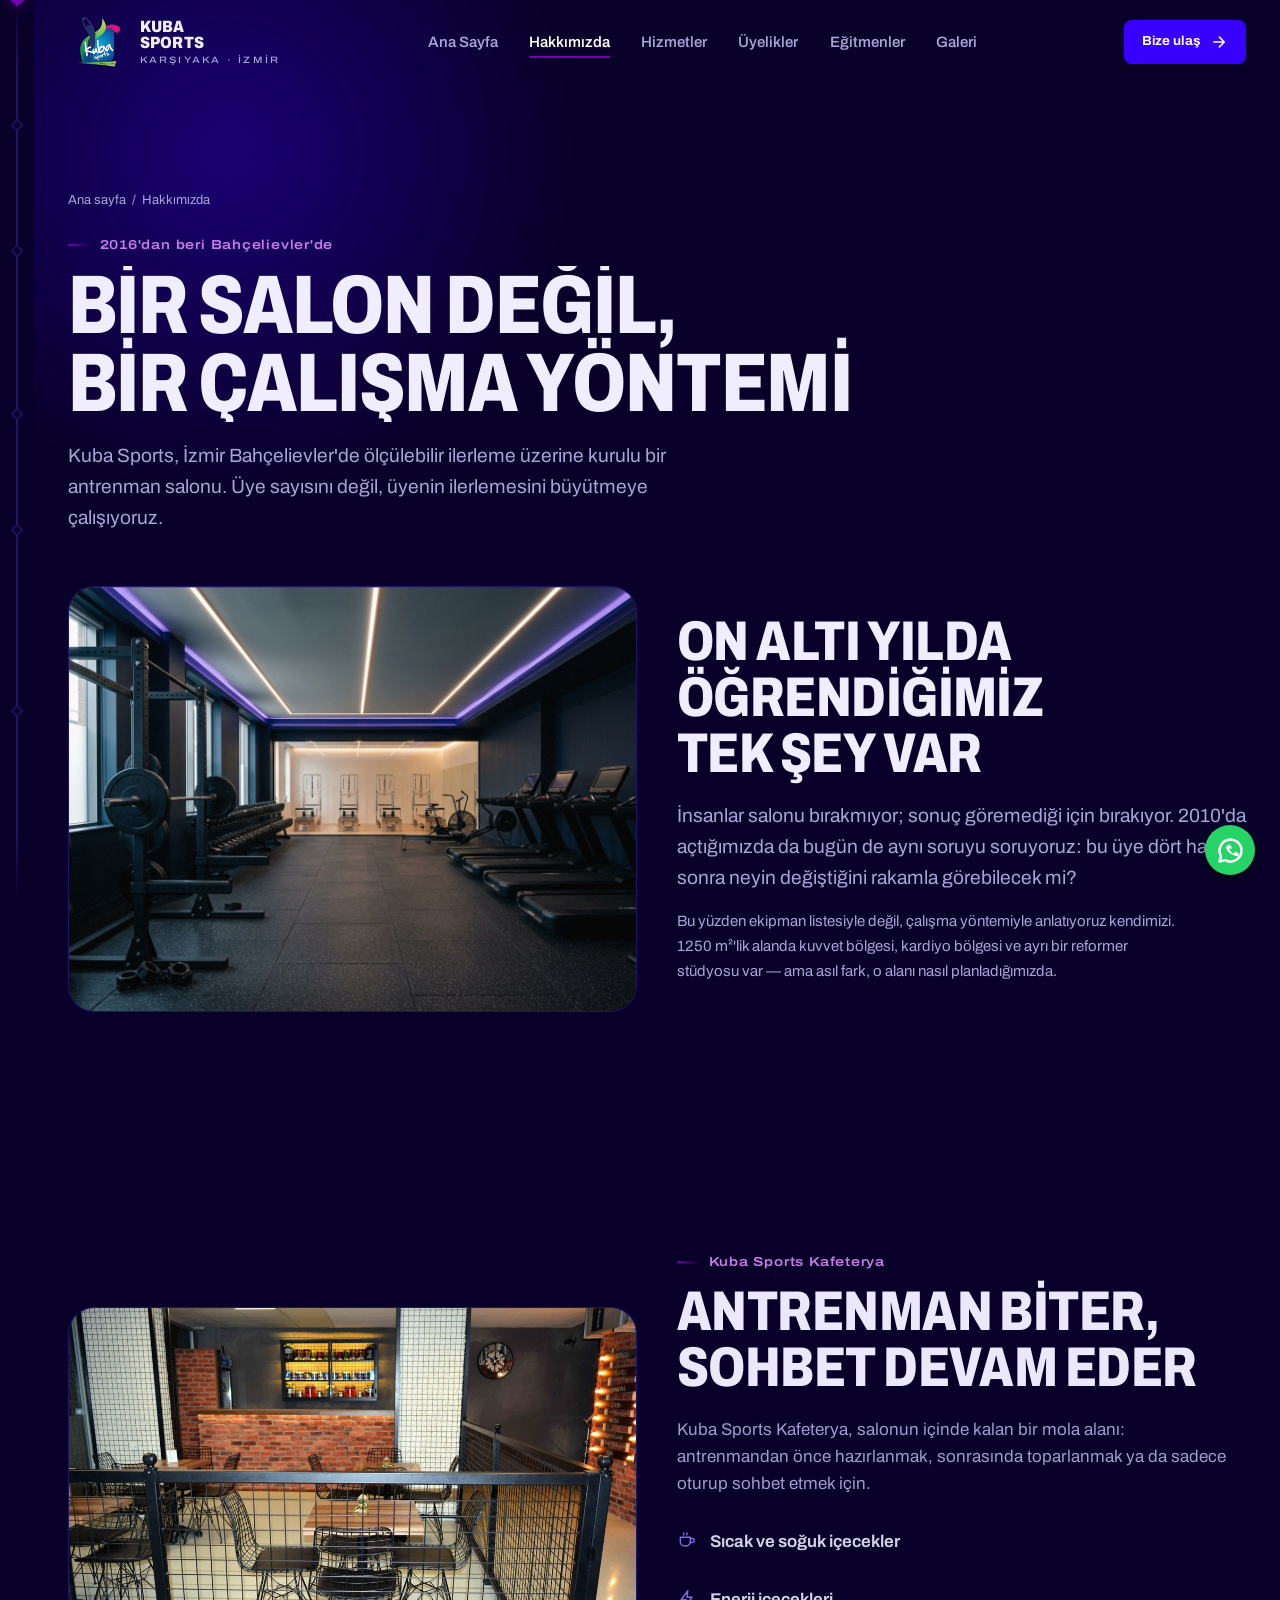
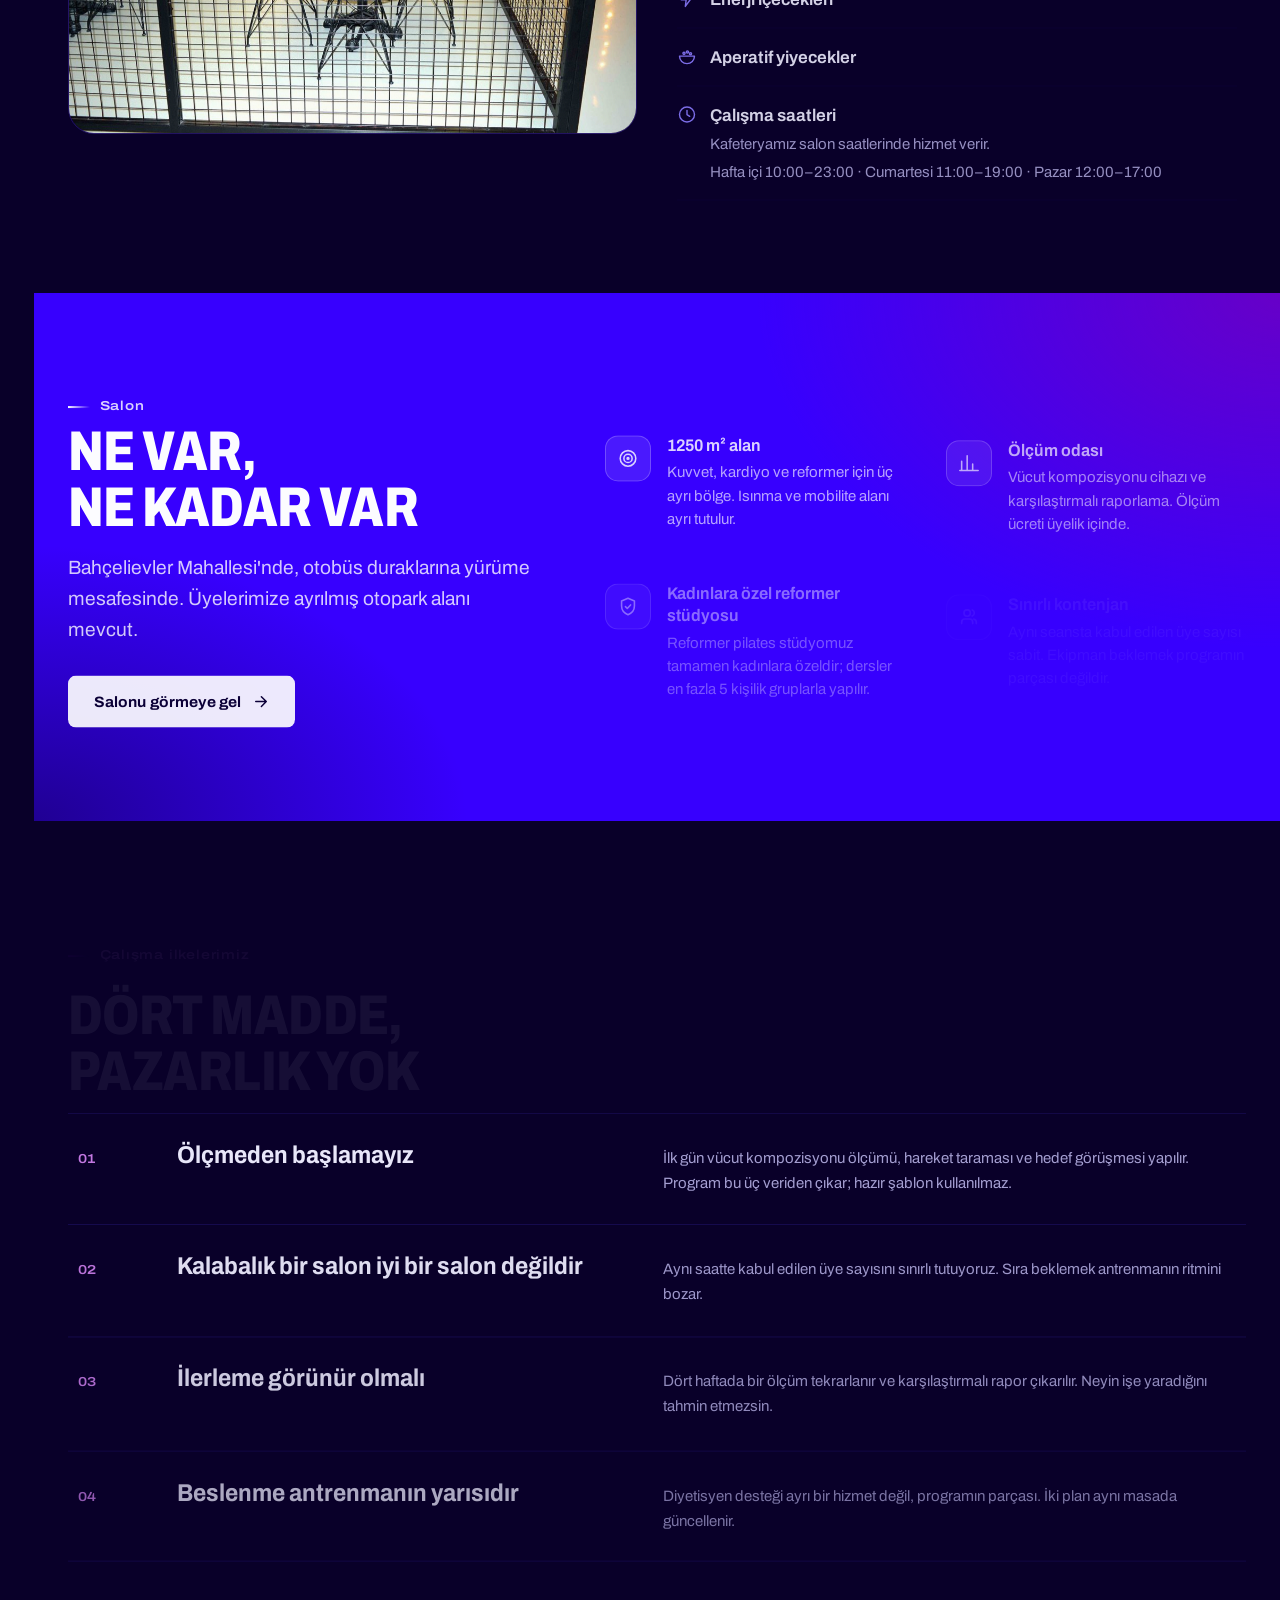
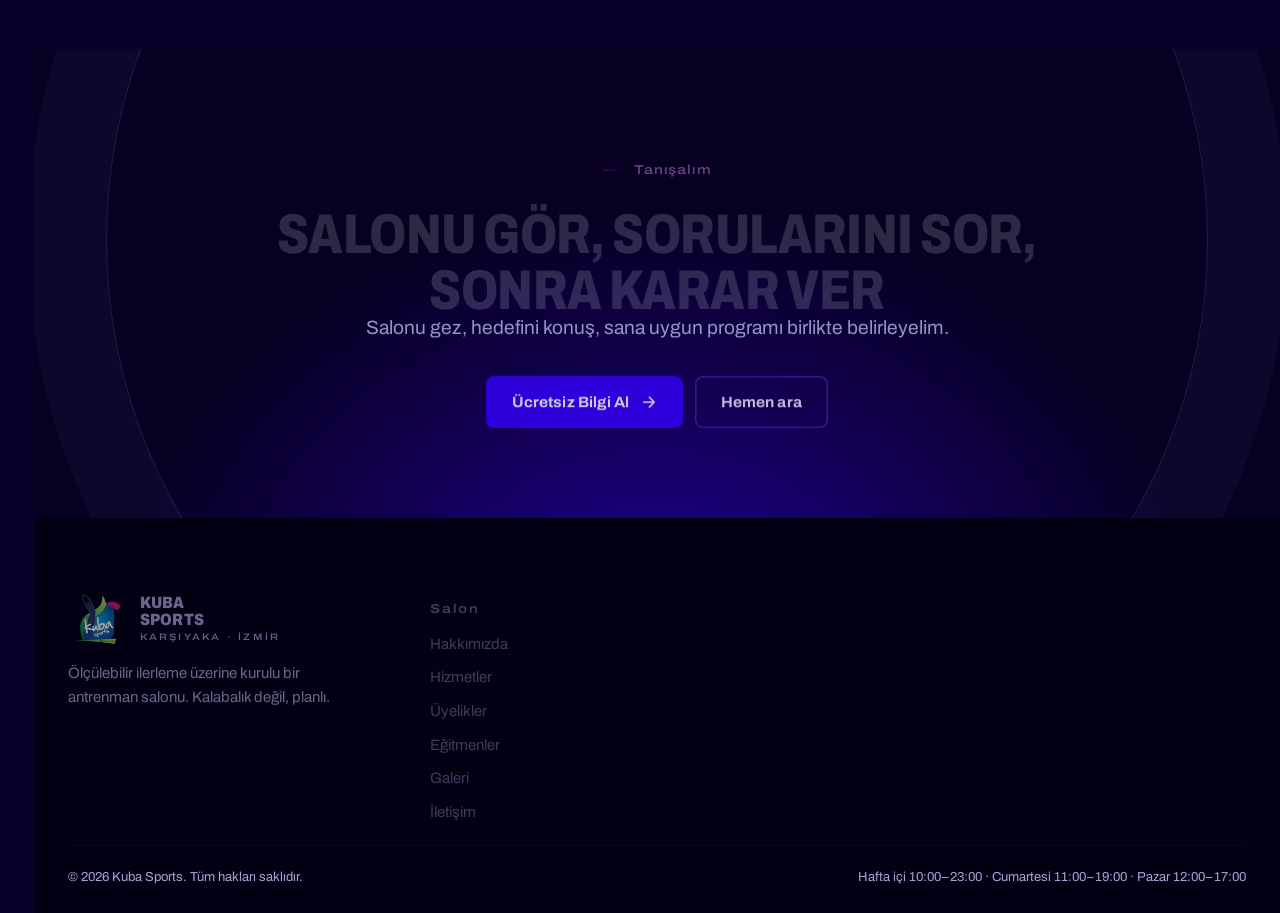
<file: hakkimizda.html>
<!DOCTYPE html>
<html lang="tr">
<head>
<meta charset="utf-8">
<meta name="viewport" content="width=device-width, initial-scale=1">
<meta name="robots" content="noindex, nofollow">
<title>Hakkımızda · Kuba Sports — Bahçelievler, İzmir</title>
<meta name="description" content="Kuba Sports, İzmir Bahçelievler'de ölçülebilir ilerleme üzerine kurulu bir antrenman salonu. Çalışma ilkelerimizi ve salonu tanıyın.">
<meta name="theme-color" content="#090029">
<meta property="og:title" content="Hakkımızda · Kuba Sports">
<meta property="og:description" content="Kuba Sports, İzmir Bahçelievler'de ölçülebilir ilerleme üzerine kurulu bir antrenman salonu. Çalışma ilkelerimizi ve salonu tanıyın.">
<meta property="og:type" content="website">
<meta property="og:locale" content="tr_TR">
<link rel="preconnect" href="https://fonts.googleapis.com">
<link rel="preconnect" href="https://fonts.gstatic.com" crossorigin>
<link rel="stylesheet" href="https://fonts.googleapis.com/css2?family=Archivo:wdth,wght@62..125,100..900&display=swap">
<link rel="stylesheet" href="assets/css/style.css">
<link rel="icon" href="assets/img/favicon-32.png" sizes="32x32" type="image/png">
<link rel="icon" href="assets/img/favicon-192.png" sizes="192x192" type="image/png">
<link rel="apple-touch-icon" href="assets/img/apple-touch-icon.png">
<link rel="canonical" href="https://www.kubasports.com/hakkimizda.html">
<!-- HONOR_REDUCED_MOTION: false = işletim sisteminin "hareketi azalt" tercihini yok say (varsayılan);
     true = tercih açıksa giriş/kaydırma animasyonlarını kapat (html.reduce). Bkz. style.css sonu, main.js §4. -->
<script>(function(d,w){var h=d.documentElement;h.className+=" js";var HONOR_REDUCED_MOTION=false;if(HONOR_REDUCED_MOTION&&w.matchMedia("(prefers-reduced-motion: reduce)").matches){h.className+=" reduce";}else if("IntersectionObserver" in w){h.className+=" anim";w.__animGuard=setTimeout(function(){if(!d.querySelector(".is-in"))h.className=h.className.replace(/\banim\b/,"");},4000);}})(document,window);</script>

<!-- GSAP 3.12.5 (yerel kopya) — main.js §4 kaydırma belirmelerini bununla yapar.
     defer sırası korunmalı: main.js bu ikisinden SONRA çalışır. CDN yerine yerel
     dosya: head'deki 4 sn emniyet zamanlayıcısı yavaş ağda GSAP inmeden tetiklenip
     animasyonu sessizce iptal ediyordu. Yerel kopyada böyle bir yarış yok. -->
<script src="assets/js/vendor/gsap.min.js" defer></script>
<script src="assets/js/vendor/ScrollTrigger.min.js" defer></script>
<script src="assets/js/main.js" defer></script>
<!-- Yerel işletme yapısal verisi. Adres, telefon ve koordinatları gerçek
     bilgilerle güncelleyin; Google işletme panelindeki verilerle birebir aynı olmalı. -->
<script type="application/ld+json">
{
  "@context": "https://schema.org",
  "@type": "HealthClub",
  "name": "Kuba Sports",
  "description": "Bahçelievler, İzmir'de ölçülebilir ilerleme üzerine kurulu antrenman salonu.",
  "url": "https://www.kubasports.com/",
  "telephone": "+90-507-120-20-10",
  "email": "info@kubasports.com",
  "address": {
    "@type": "PostalAddress",
    "streetAddress": "Bahçelievler Mah. Zübeyde Hanım Cd.",
    "addressLocality": "Karşıyaka",
    "addressRegion": "İzmir",
    "postalCode": "35600",
    "addressCountry": "TR"
  },
  "openingHoursSpecification": [
    { "@type": "OpeningHoursSpecification", "dayOfWeek": ["Monday","Tuesday","Wednesday","Thursday","Friday"], "opens": "10:00", "closes": "23:00" },
    { "@type": "OpeningHoursSpecification", "dayOfWeek": "Saturday", "opens": "11:00", "closes": "19:00" },
    { "@type": "OpeningHoursSpecification", "dayOfWeek": "Sunday", "opens": "12:00", "closes": "17:00" }
  ],
  "priceRange": "$$"
}
</script>
</head>
<body>
<a class="skip" href="#main">İçeriğe geç</a>

<div class="rail" aria-hidden="true"><span class="rail__track"></span><span class="rail__fill"></span></div>

<header class="site-header">
  <div class="container header-inner">
    <a class="brand" href="index.html" aria-label="Kuba Sports ana sayfa">
      <img class="brand__mark" src="assets/img/kubasports-logo.png" alt="" width="116" height="100" decoding="async">
      <span class="brand__name">KUBA<br>SPORTS<span>KARŞIYAKA · İZMİR</span></span>
    </a>
    <nav class="nav" aria-label="Ana menü">
      <ul><li><a href="index.html">Ana Sayfa</a></li><li><a href="hakkimizda.html" aria-current="page">Hakkımızda</a></li><li><a href="hizmetler.html">Hizmetler</a></li><li><a href="uyelikler.html">Üyelikler</a></li><li><a href="egitmenler.html">Eğitmenler</a></li><li><a href="galeri.html">Galeri</a></li></ul>
    </nav>
    <div class="header-actions">
      <a class="btn btn--sm" href="iletisim.html"><span>Bize ulaş</span><svg class="arrow" viewBox="0 0 24 24" fill="none" stroke="currentColor" stroke-width="2" stroke-linecap="round" stroke-linejoin="round" aria-hidden="true"><path d="M5 12h13M12.5 5.5 19 12l-6.5 6.5"/></svg></a>
      <button class="burger" type="button" aria-label="Menüyü aç" aria-expanded="false" aria-controls="drawer"><span></span></button>
    </div>
  </div>
</header>

<div class="drawer" id="drawer" aria-hidden="true">
  <a href="index.html">ANA SAYFA<small>00</small></a><a href="hakkimizda.html" aria-current="page">HAKKIMIZDA<small>01</small></a><a href="hizmetler.html">HİZMETLER<small>02</small></a><a href="uyelikler.html">ÜYELİKLER<small>03</small></a><a href="egitmenler.html">EĞİTMENLER<small>04</small></a><a href="galeri.html">GALERİ<small>05</small></a>
  <a class="btn" href="iletisim.html"><span>Hemen bize ulaş</span><svg class="arrow" viewBox="0 0 24 24" fill="none" stroke="currentColor" stroke-width="2" stroke-linecap="round" stroke-linejoin="round" aria-hidden="true"><path d="M5 12h13M12.5 5.5 19 12l-6.5 6.5"/></svg></a>
</div>

<main id="main">

<section class="page-head" data-rail><span class="page-head__glow" aria-hidden="true"></span><div class="container"><nav class="crumbs" aria-label="Site yolu"><a href="index.html">Ana sayfa</a> &nbsp;/&nbsp; Hakkımızda</nav><span class="tag">2016'dan beri Bahçelievler'de</span><h1 class="h1" style="margin-top:.6rem"><span class="mask"><span>BİR SALON DEĞİL,<br>BİR ÇALIŞMA YÖNTEMİ</span></span></h1><p class="lead" style="margin-top:1.2rem">Kuba Sports, İzmir Bahçelievler'de ölçülebilir ilerleme üzerine kurulu bir antrenman salonu. Üye sayısını değil, üyenin ilerlemesini büyütmeye çalışıyoruz.</p></div></section>

<section class="section section--snug-top" data-rail>
  <div class="container">
    <div class="grid g-2" style="align-items:center;gap:2.5rem">
      <div class="media reveal" style="--photo:url('../img/salon-genis-aci.jpg')"><span class="media__rings" aria-hidden="true"><i></i><i></i><i></i><i></i></span><span class="media__grain" aria-hidden="true"></span></div>
      <div class="reveal-group">
        <h2 class="h2">ON ALTI YILDA ÖĞRENDİĞİMİZ<br>TEK ŞEY VAR</h2>
        <p class="lead" style="margin-top:1.2rem">İnsanlar salonu bırakmıyor; sonuç göremediği için bırakıyor. 2010'da açtığımızda da bugün de aynı soruyu soruyoruz: bu üye dört hafta sonra neyin değiştiğini rakamla görebilecek mi?</p>
        <p class="muted" style="margin-top:1rem;font-size:var(--fs-sm);max-width:56ch">Bu yüzden ekipman listesiyle değil, çalışma yöntemiyle anlatıyoruz kendimizi. 1250 m&sup2;'lik alanda kuvvet bölgesi, kardiyo bölgesi ve ayrı bir reformer stüdyosu var — ama asıl fark, o alanı nasıl planladığımızda.</p>
      </div>
    </div>
  </div>
</section>

<section class="section section--tight" data-rail>
  <div class="container">
    <div class="grid g-2" style="align-items:center;gap:2.5rem">
      <div class="media reveal" style="--photo:url('../img/kuba-cafe.jpg')"><span class="media__rings" aria-hidden="true"><i></i><i></i><i></i><i></i></span><span class="media__grain" aria-hidden="true"></span></div>
      <div class="reveal-group">
        <span class="tag">Kuba Sports Kafeterya</span>
        <h2 class="h2" style="margin-top:.6rem">ANTRENMAN BİTER,<br>SOHBET DEVAM EDER</h2>
        <p class="lead" style="margin-top:1.2rem;font-size:var(--fs-body)">Kuba Sports Kafeterya, salonun içinde kalan bir mola alanı: antrenmandan önce hazırlanmak, sonrasında toparlanmak ya da sadece oturup sohbet etmek için.</p>
        <ul class="info-list" style="margin-top:.9rem;max-width:56ch">
          <li><svg viewBox="0 0 24 24" fill="none" stroke="currentColor" stroke-width="1.7" stroke-linecap="round" stroke-linejoin="round" aria-hidden="true"><path d="M4 8h12v5.5a5 5 0 0 1-5 5H9a5 5 0 0 1-5-5Z"/><path d="M16 9.5h2.2a2.4 2.4 0 0 1 0 4.8H16"/><path d="M8 2.8v2.4M12 2.8v2.4"/></svg><div><b>Sıcak ve soğuk içecekler</b></div></li>
          <li><svg viewBox="0 0 24 24" fill="none" stroke="currentColor" stroke-width="1.7" stroke-linecap="round" stroke-linejoin="round" aria-hidden="true"><path d="m13 2.5-8 11h6l-1 8 8-11h-6Z"/></svg><div><b>Enerji içecekleri</b></div></li>
          <li><svg viewBox="0 0 24 24" fill="none" stroke="currentColor" stroke-width="1.7" stroke-linecap="round" stroke-linejoin="round" aria-hidden="true"><path d="M3 11.5h18a9 9 0 0 1-18 0Z"/><circle cx="8.4" cy="8.2" r="1.3"/><circle cx="12.5" cy="6.5" r="1.3"/><circle cx="16.2" cy="8.6" r="1.3"/></svg><div><b>Aperatif yiyecekler</b></div></li>
          <li><svg viewBox="0 0 24 24" fill="none" stroke="currentColor" stroke-width="1.7" stroke-linecap="round" stroke-linejoin="round" aria-hidden="true"><circle cx="12" cy="12" r="9"/><path d="M12 7v5.2l3.2 2"/></svg><div><b>Çalışma saatleri</b><span>Kafeteryamız salon saatlerinde hizmet verir.<br>Hafta içi 10:00–23:00 · Cumartesi 11:00–19:00 · Pazar 12:00–17:00</span></div></li>
        </ul>
      </div>
    </div>
  </div>
</section>

<section class="panel" data-rail>
  <div class="container panel__split">
    <div class="reveal-group">
      <span class="tag">Salon</span>
      <h2 class="h2" style="margin-top:.4rem">NE VAR,<br>NE KADAR VAR</h2>
      <p class="lead" style="margin-top:1rem">Bahçelievler Mahallesi'nde, otobüs duraklarına yürüme mesafesinde. Üyelerimize ayrılmış otopark alanı mevcut.</p>
      <div class="btn-row" style="margin-top:1.8rem">
        <a class="btn btn--on-volt" href="iletisim.html"><span>Salonu görmeye gel</span><svg class="arrow" viewBox="0 0 24 24" fill="none" stroke="currentColor" stroke-width="2" stroke-linecap="round" stroke-linejoin="round" aria-hidden="true"><path d="M5 12h13M12.5 5.5 19 12l-6.5 6.5"/></svg></a>
      </div>
    </div>
    <div class="benefits reveal-group">
      <div class="benefit"><span class="benefit__icon"><svg viewBox="0 0 24 24" fill="none" stroke="currentColor" stroke-width="1.7" stroke-linecap="round" stroke-linejoin="round" aria-hidden="true"><circle cx="12" cy="12" r="8.5"/><circle cx="12" cy="12" r="4.5"/><circle cx="12" cy="12" r="1"/></svg></span><div><h4 class="h4">1250 m&sup2; alan</h4><p>Kuvvet, kardiyo ve reformer için üç ayrı bölge. Isınma ve mobilite alanı ayrı tutulur.</p></div></div>
      <div class="benefit"><span class="benefit__icon"><svg viewBox="0 0 24 24" fill="none" stroke="currentColor" stroke-width="1.7" stroke-linecap="round" stroke-linejoin="round" aria-hidden="true"><path d="M4 20V10M10 20V4M16 20v-7M22 20H2"/></svg></span><div><h4 class="h4">Ölçüm odası</h4><p>Vücut kompozisyonu cihazı ve karşılaştırmalı raporlama. Ölçüm ücreti üyelik içinde.</p></div></div>
      <div class="benefit"><span class="benefit__icon"><svg viewBox="0 0 24 24" fill="none" stroke="currentColor" stroke-width="1.7" stroke-linecap="round" stroke-linejoin="round" aria-hidden="true"><path d="M12 3 5 6v5.5c0 4.3 2.9 7.8 7 9.5 4.1-1.7 7-5.2 7-9.5V6Z"/><path d="m9.2 12.2 2 2 3.6-3.9"/></svg></span><div><h4 class="h4">Kadınlara özel reformer stüdyosu</h4><p>Reformer pilates stüdyomuz tamamen kadınlara özeldir; dersler en fazla 5 kişilik gruplarla yapılır.</p></div></div>
      <div class="benefit"><span class="benefit__icon"><svg viewBox="0 0 24 24" fill="none" stroke="currentColor" stroke-width="1.7" stroke-linecap="round" stroke-linejoin="round" aria-hidden="true"><path d="M16 19v-1.5a3.5 3.5 0 0 0-3.5-3.5h-5A3.5 3.5 0 0 0 4 17.5V19"/><circle cx="10" cy="7.5" r="3.5"/><path d="M20 19v-1.5a3.5 3.5 0 0 0-2.6-3.4M15.5 4.2a3.5 3.5 0 0 1 0 6.6"/></svg></span><div><h4 class="h4">Sınırlı kontenjan</h4><p>Aynı seansta kabul edilen üye sayısı sabit. Ekipman beklemek programın parçası değildir.</p></div></div>
    </div>
  </div>
</section>

<section class="section section--tight" data-rail>
  <div class="container">
    <div class="section-head reveal-group">
      <span class="tag">Çalışma ilkelerimiz</span>
      <h2 class="h2">DÖRT MADDE,<br>PAZARLIK YOK</h2>
    </div>
    <div class="rows reveal-group">
      <div class="row"><span class="row__n">01</span><h3 class="h3">Ölçmeden başlamayız</h3><p>İlk gün vücut kompozisyonu ölçümü, hareket taraması ve hedef görüşmesi yapılır. Program bu üç veriden çıkar; hazır şablon kullanılmaz.</p></div><div class="row"><span class="row__n">02</span><h3 class="h3">Kalabalık bir salon iyi bir salon değildir</h3><p>Aynı saatte kabul edilen üye sayısını sınırlı tutuyoruz. Sıra beklemek antrenmanın ritmini bozar.</p></div><div class="row"><span class="row__n">03</span><h3 class="h3">İlerleme görünür olmalı</h3><p>Dört haftada bir ölçüm tekrarlanır ve karşılaştırmalı rapor çıkarılır. Neyin işe yaradığını tahmin etmezsin.</p></div><div class="row"><span class="row__n">04</span><h3 class="h3">Beslenme antrenmanın yarısıdır</h3><p>Diyetisyen desteği ayrı bir hizmet değil, programın parçası. İki plan aynı masada güncellenir.</p></div>
    </div>
  </div>
</section>

<section class="cta-band" data-rail>
  <div class="container cta-band__inner reveal-group">
    <span class="tag">Tanışalım</span>
    <h2 class="h2">SALONU GÖR, SORULARINI SOR,<br>SONRA KARAR VER</h2>
    <p class="lead" style="text-align:center">Salonu gez, hedefini konuş, sana uygun programı birlikte belirleyelim.</p>
    <div class="btn-row" style="justify-content:center;margin-top:.8rem">
      <a class="btn" href="iletisim.html"><span>Ücretsiz Bilgi Al</span><svg class="arrow" viewBox="0 0 24 24" fill="none" stroke="currentColor" stroke-width="2" stroke-linecap="round" stroke-linejoin="round" aria-hidden="true"><path d="M5 12h13M12.5 5.5 19 12l-6.5 6.5"/></svg></a>
      <a class="btn btn--ghost" href="tel:+905071202010"><span>Hemen ara</span></a>
    </div>
  </div>
</section>
</main>

<footer class="site-footer">
  <div class="container">
    <div class="footer-grid reveal-group">
      <div>
        <a class="brand" href="index.html" aria-label="Kuba Sports ana sayfa">
          <img class="brand__mark" src="assets/img/kubasports-logo.png" alt="" width="116" height="100" decoding="async">
          <span class="brand__name">KUBA<br>SPORTS<span>KARŞIYAKA · İZMİR</span></span>
        </a>
        <p class="muted" style="margin-top:1rem;max-width:32ch;font-size:var(--fs-sm)">Ölçülebilir ilerleme üzerine kurulu bir antrenman salonu. Kalabalık değil, planlı.</p>
      </div>
      <div>
        <h4>Salon</h4>
        <ul><li><a href="hakkimizda.html">Hakkımızda</a></li><li><a href="hizmetler.html">Hizmetler</a></li><li><a href="uyelikler.html">Üyelikler</a></li><li><a href="egitmenler.html">Eğitmenler</a></li><li><a href="galeri.html">Galeri</a></li><li><a href="iletisim.html">İletişim</a></li></ul>
      </div>
      <div>
        <h4>Hizmetler</h4>
        <ul>
          <li><a href="hizmetler.html#performans">Vücut performansı</a></li>
          <li><a href="hizmetler.html#kardiyo">Kardiyo &amp; kondisyon</a></li>
          <li><a href="hizmetler.html#pilates">Reformer pilates</a></li>
          <li><a href="hizmetler.html#beslenme">Beslenme desteği</a></li>
        </ul>
      </div>
      <div>
        <h4>Ulaşım</h4>
        <ul class="muted">
          <li>Bahçelievler, Zübeyde Hanım Cd.<br>35600 Karşıyaka / İzmir</li>
          <li><a href="tel:+905071202010">0507 120 20 10</a></li>
          <li><a href="mailto:info@kubasports.com">info@kubasports.com</a></li>
        </ul>
        <div class="socials" style="margin-top:1rem">
          <a href="https://www.instagram.com/kubasports" target="_blank" rel="noopener" aria-label="Instagram"><svg viewBox="0 0 24 24" fill="none" stroke="currentColor" stroke-width="1.7" stroke-linecap="round" stroke-linejoin="round" aria-hidden="true"><rect x="3.5" y="3.5" width="17" height="17" rx="5"/><circle cx="12" cy="12" r="3.8"/><circle cx="17" cy="7" r="1"/></svg></a>
          <a href="https://www.facebook.com/people/Kuba-Sports-Fitness-Center/100063481929854/#" target="_blank" rel="noopener" aria-label="Facebook"><svg viewBox="0 0 24 24" fill="none" stroke="currentColor" stroke-width="1.7" stroke-linecap="round" stroke-linejoin="round" aria-hidden="true"><path d="M18 2.5h-3a5 5 0 0 0-5 5v3H7v4h3v7h4v-7h3l1-4h-4v-3a1 1 0 0 1 1-1h3Z"/></svg></a>
        </div>
      </div>
    </div>
    <div class="footer-bottom">
      <span>&copy; <span data-year>2026</span> Kuba Sports. Tüm hakları saklıdır.</span>
      <span>Hafta içi 10:00–23:00 · Cumartesi 11:00–19:00 · Pazar 12:00–17:00</span>
    </div>
  </div>
</footer>
</body>
</html>
</file>
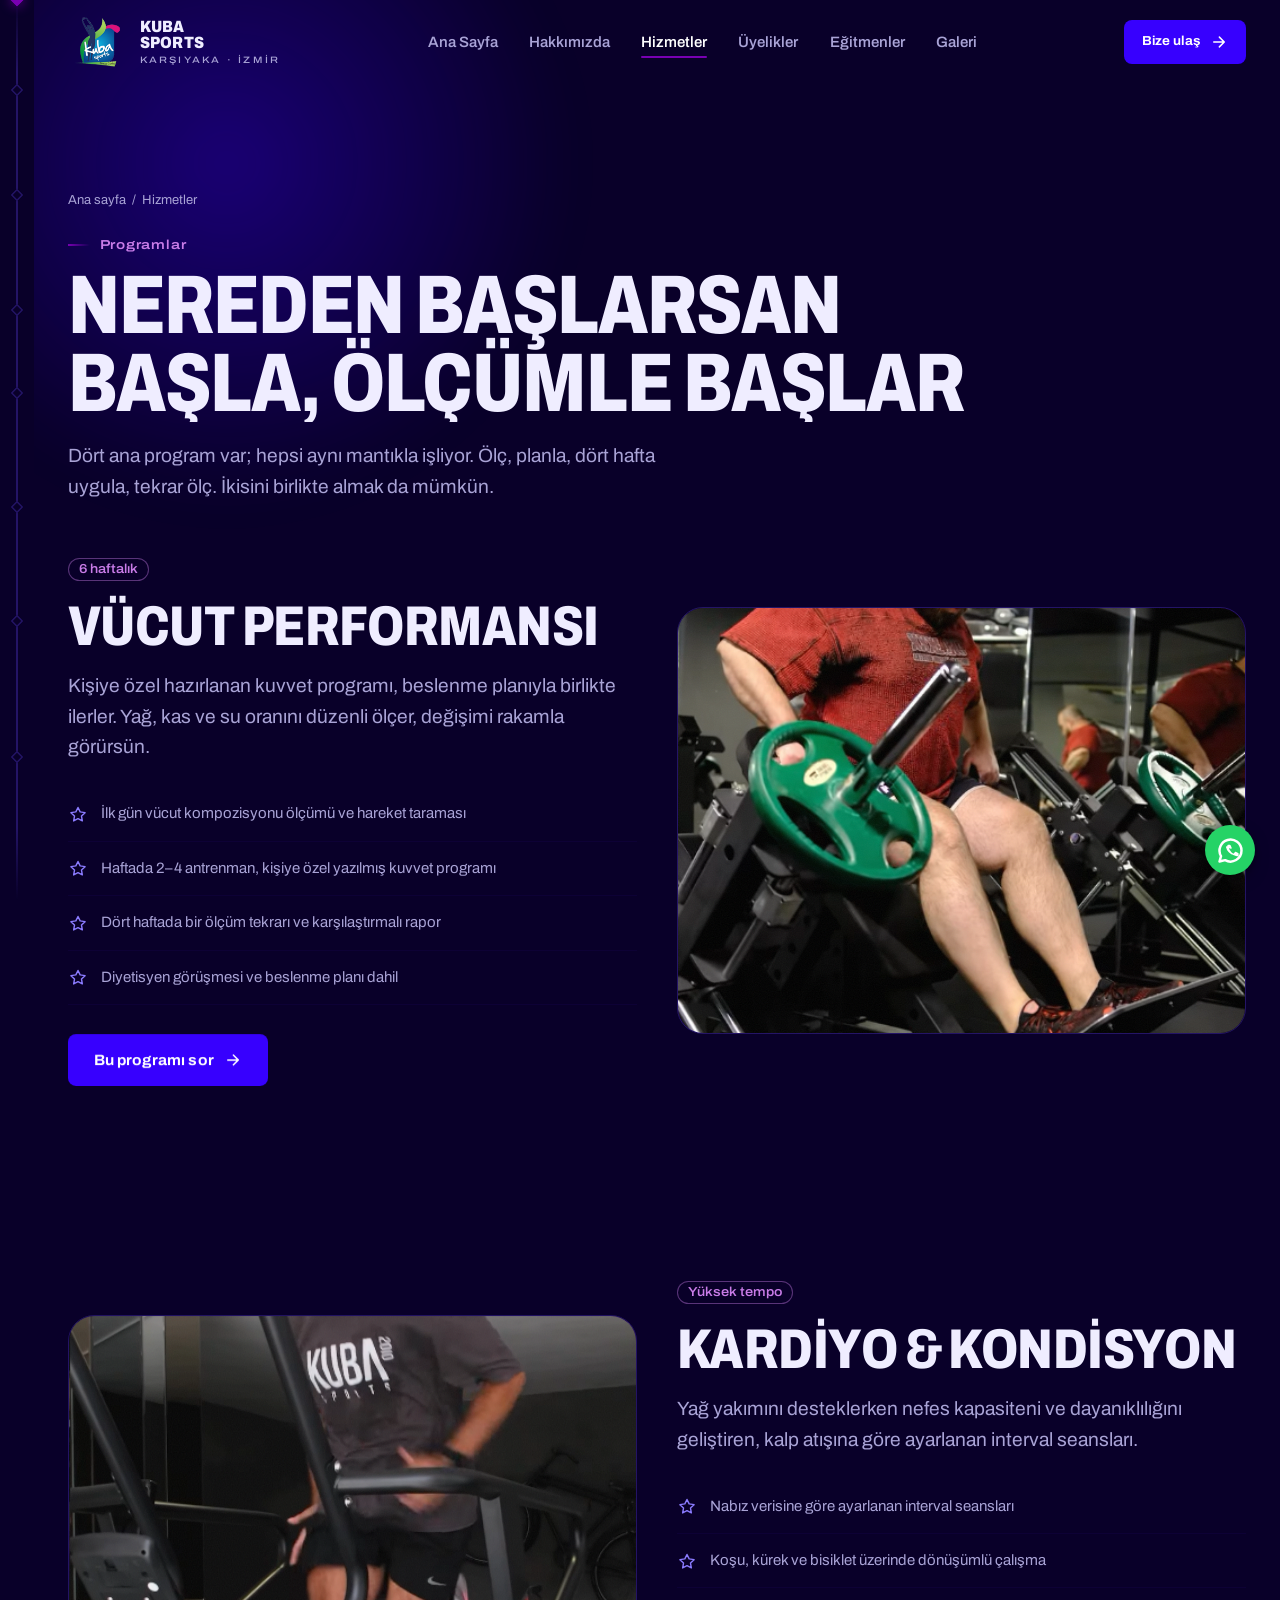
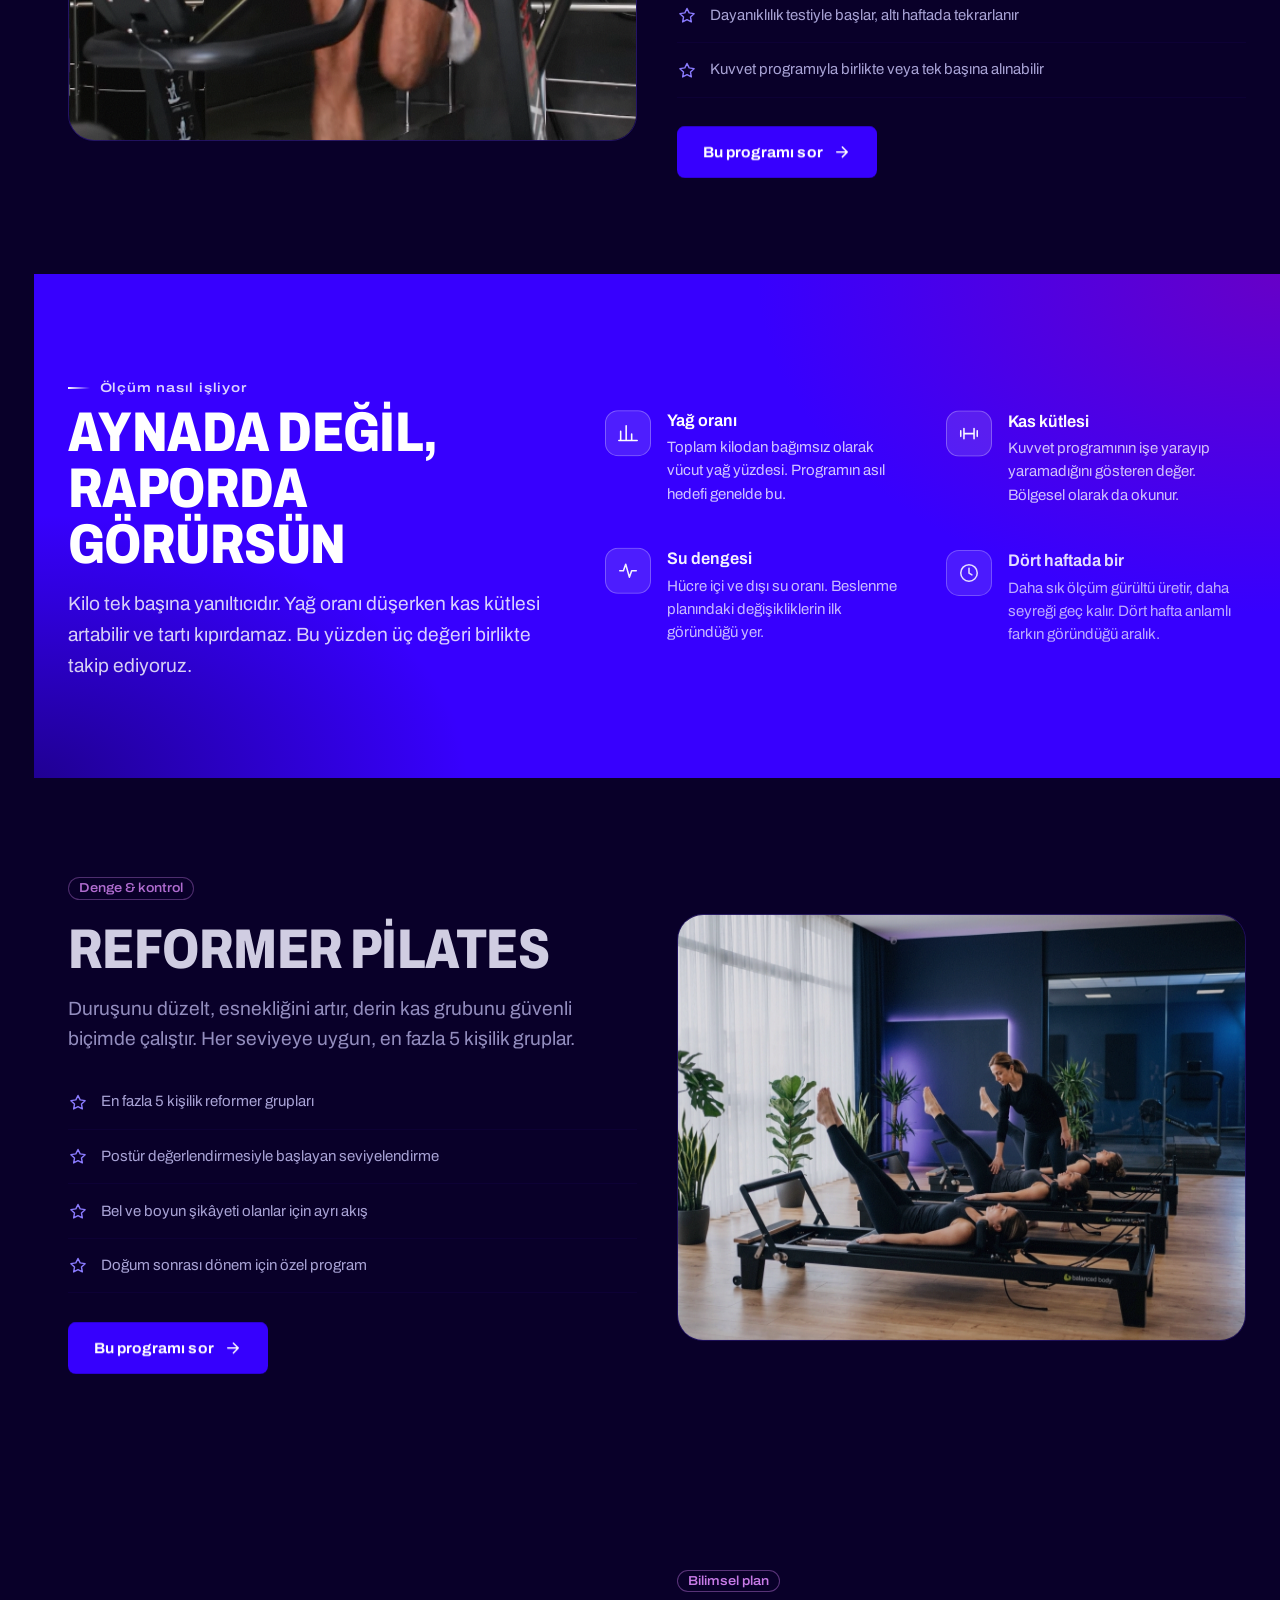
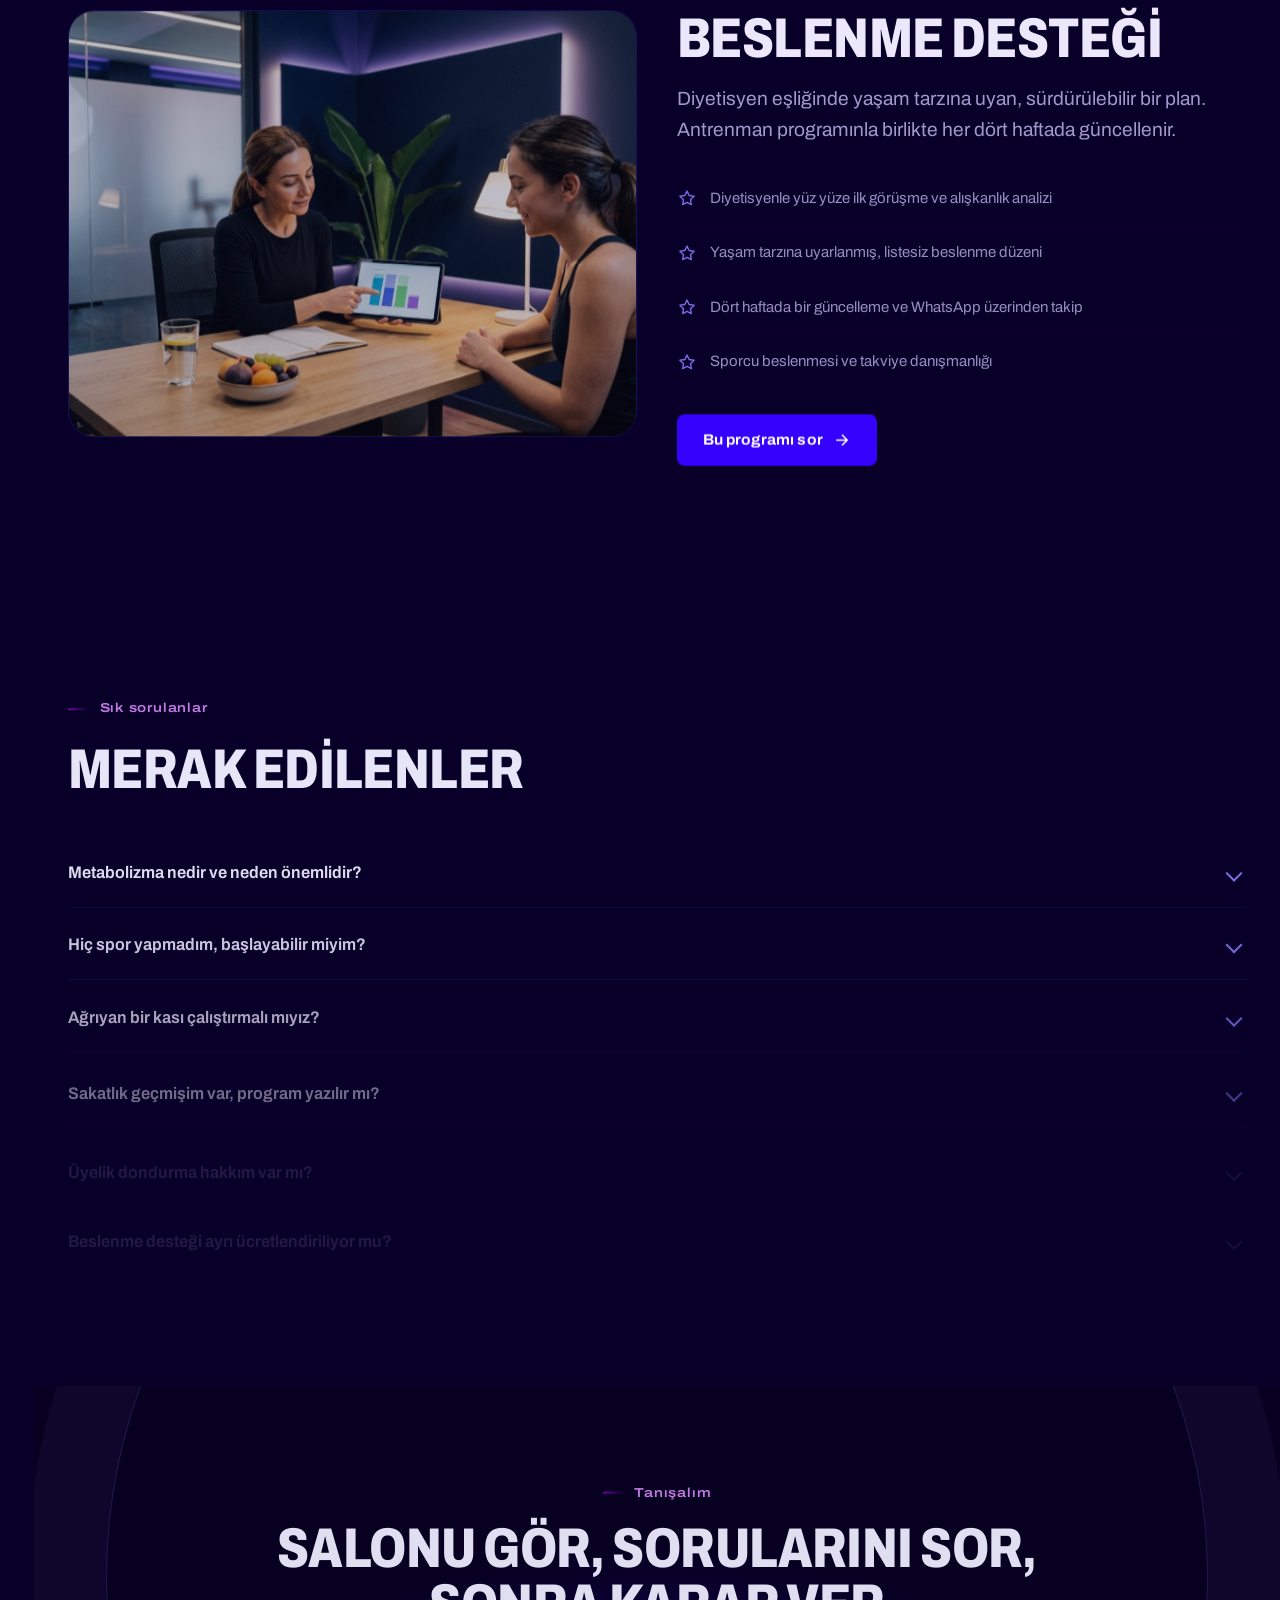
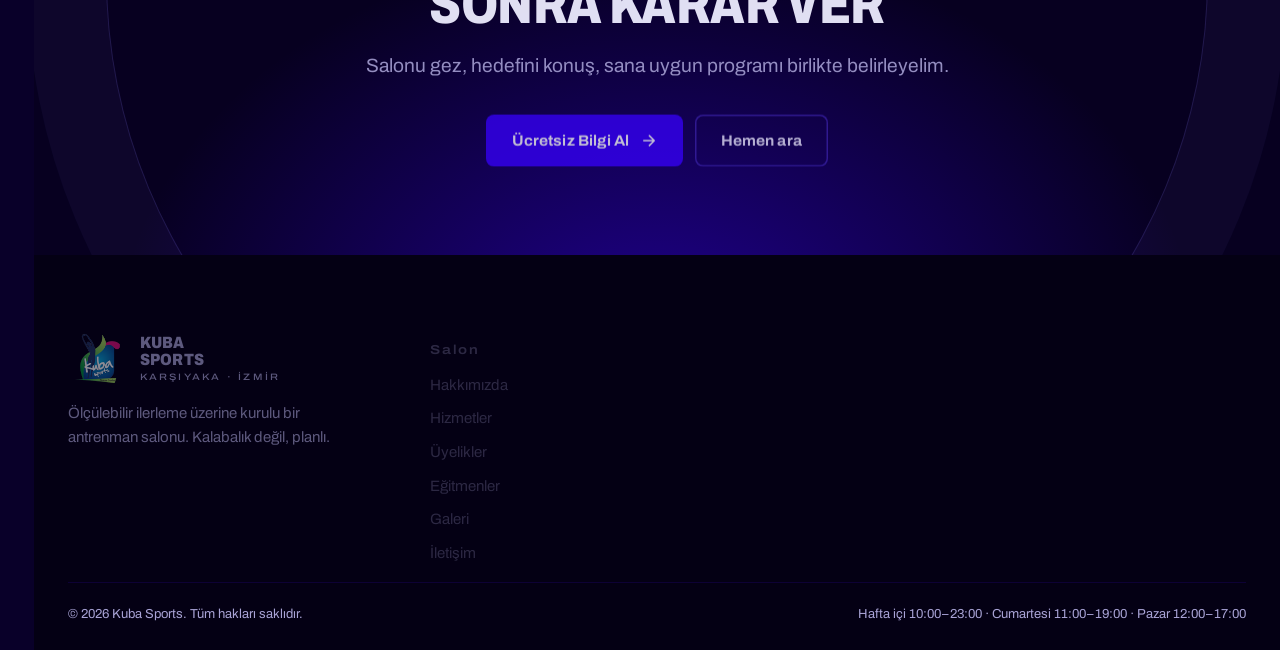
<file: hizmetler.html>
<!DOCTYPE html>
<html lang="tr">
<head>
<meta charset="utf-8">
<meta name="viewport" content="width=device-width, initial-scale=1">
<meta name="robots" content="noindex, nofollow">
<title>Hizmetler · Kuba Sports — Bahçelievler, İzmir</title>
<meta name="description" content="Vücut performansı, kardiyo & kondisyon, reformer pilates ve beslenme desteği. Kuba Sports programlarının kapsamı ve sık sorulan sorular.">
<meta name="theme-color" content="#090029">
<meta property="og:title" content="Hizmetler · Kuba Sports">
<meta property="og:description" content="Vücut performansı, kardiyo & kondisyon, reformer pilates ve beslenme desteği. Kuba Sports programlarının kapsamı ve sık sorulan sorular.">
<meta property="og:type" content="website">
<meta property="og:locale" content="tr_TR">
<link rel="preconnect" href="https://fonts.googleapis.com">
<link rel="preconnect" href="https://fonts.gstatic.com" crossorigin>
<link rel="stylesheet" href="https://fonts.googleapis.com/css2?family=Archivo:wdth,wght@62..125,100..900&display=swap">
<link rel="stylesheet" href="assets/css/style.css">
<link rel="icon" href="assets/img/favicon-32.png" sizes="32x32" type="image/png">
<link rel="icon" href="assets/img/favicon-192.png" sizes="192x192" type="image/png">
<link rel="apple-touch-icon" href="assets/img/apple-touch-icon.png">
<link rel="canonical" href="https://www.kubasports.com/hizmetler.html">
<!-- HONOR_REDUCED_MOTION: false = işletim sisteminin "hareketi azalt" tercihini yok say (varsayılan);
     true = tercih açıksa giriş/kaydırma animasyonlarını kapat (html.reduce). Bkz. style.css sonu, main.js §4. -->
<script>(function(d,w){var h=d.documentElement;h.className+=" js";var HONOR_REDUCED_MOTION=false;if(HONOR_REDUCED_MOTION&&w.matchMedia("(prefers-reduced-motion: reduce)").matches){h.className+=" reduce";}else if("IntersectionObserver" in w){h.className+=" anim";w.__animGuard=setTimeout(function(){if(!d.querySelector(".is-in"))h.className=h.className.replace(/\banim\b/,"");},4000);}})(document,window);</script>

<!-- GSAP 3.12.5 (yerel kopya) — main.js §4 kaydırma belirmelerini bununla yapar.
     defer sırası korunmalı: main.js bu ikisinden SONRA çalışır. CDN yerine yerel
     dosya: head'deki 4 sn emniyet zamanlayıcısı yavaş ağda GSAP inmeden tetiklenip
     animasyonu sessizce iptal ediyordu. Yerel kopyada böyle bir yarış yok. -->
<script src="assets/js/vendor/gsap.min.js" defer></script>
<script src="assets/js/vendor/ScrollTrigger.min.js" defer></script>
<script src="assets/js/main.js" defer></script>
<!-- Yerel işletme yapısal verisi. Adres, telefon ve koordinatları gerçek
     bilgilerle güncelleyin; Google işletme panelindeki verilerle birebir aynı olmalı. -->
<script type="application/ld+json">
{
  "@context": "https://schema.org",
  "@type": "HealthClub",
  "name": "Kuba Sports",
  "description": "Bahçelievler, İzmir'de ölçülebilir ilerleme üzerine kurulu antrenman salonu.",
  "url": "https://www.kubasports.com/",
  "telephone": "+90-507-120-20-10",
  "email": "info@kubasports.com",
  "address": {
    "@type": "PostalAddress",
    "streetAddress": "Bahçelievler Mah. Zübeyde Hanım Cd.",
    "addressLocality": "Karşıyaka",
    "addressRegion": "İzmir",
    "postalCode": "35600",
    "addressCountry": "TR"
  },
  "openingHoursSpecification": [
    { "@type": "OpeningHoursSpecification", "dayOfWeek": ["Monday","Tuesday","Wednesday","Thursday","Friday"], "opens": "10:00", "closes": "23:00" },
    { "@type": "OpeningHoursSpecification", "dayOfWeek": "Saturday", "opens": "11:00", "closes": "19:00" },
    { "@type": "OpeningHoursSpecification", "dayOfWeek": "Sunday", "opens": "12:00", "closes": "17:00" }
  ],
  "priceRange": "$$"
}
</script>
</head>
<body>
<a class="skip" href="#main">İçeriğe geç</a>

<div class="rail" aria-hidden="true"><span class="rail__track"></span><span class="rail__fill"></span></div>

<header class="site-header">
  <div class="container header-inner">
    <a class="brand" href="index.html" aria-label="Kuba Sports ana sayfa">
      <img class="brand__mark" src="assets/img/kubasports-logo.png" alt="" width="116" height="100" decoding="async">
      <span class="brand__name">KUBA<br>SPORTS<span>KARŞIYAKA · İZMİR</span></span>
    </a>
    <nav class="nav" aria-label="Ana menü">
      <ul><li><a href="index.html">Ana Sayfa</a></li><li><a href="hakkimizda.html">Hakkımızda</a></li><li><a href="hizmetler.html" aria-current="page">Hizmetler</a></li><li><a href="uyelikler.html">Üyelikler</a></li><li><a href="egitmenler.html">Eğitmenler</a></li><li><a href="galeri.html">Galeri</a></li></ul>
    </nav>
    <div class="header-actions">
      <a class="btn btn--sm" href="iletisim.html"><span>Bize ulaş</span><svg class="arrow" viewBox="0 0 24 24" fill="none" stroke="currentColor" stroke-width="2" stroke-linecap="round" stroke-linejoin="round" aria-hidden="true"><path d="M5 12h13M12.5 5.5 19 12l-6.5 6.5"/></svg></a>
      <button class="burger" type="button" aria-label="Menüyü aç" aria-expanded="false" aria-controls="drawer"><span></span></button>
    </div>
  </div>
</header>

<div class="drawer" id="drawer" aria-hidden="true">
  <a href="index.html">ANA SAYFA<small>00</small></a><a href="hakkimizda.html">HAKKIMIZDA<small>01</small></a><a href="hizmetler.html" aria-current="page">HİZMETLER<small>02</small></a><a href="uyelikler.html">ÜYELİKLER<small>03</small></a><a href="egitmenler.html">EĞİTMENLER<small>04</small></a><a href="galeri.html">GALERİ<small>05</small></a>
  <a class="btn" href="iletisim.html"><span>Hemen bize ulaş</span><svg class="arrow" viewBox="0 0 24 24" fill="none" stroke="currentColor" stroke-width="2" stroke-linecap="round" stroke-linejoin="round" aria-hidden="true"><path d="M5 12h13M12.5 5.5 19 12l-6.5 6.5"/></svg></a>
</div>

<main id="main">
<section class="page-head" data-rail><span class="page-head__glow" aria-hidden="true"></span><div class="container"><nav class="crumbs" aria-label="Site yolu"><a href="index.html">Ana sayfa</a> &nbsp;/&nbsp; Hizmetler</nav><span class="tag">Programlar</span><h1 class="h1" style="margin-top:.6rem"><span class="mask"><span>NEREDEN BAŞLARSAN<br>BAŞLA, ÖLÇÜMLE BAŞLAR</span></span></h1><p class="lead" style="margin-top:1.2rem">Dört ana program var; hepsi aynı mantıkla işliyor. Ölç, planla, dört hafta uygula, tekrar ölç. İkisini birlikte almak da mümkün.</p></div></section><section class="section section--tight section--snug-top" id="performans" data-rail><div class="container"><div class="grid g-2" style="align-items:center;gap:2.5rem"><div class="reveal-group"><span class="card__chip">6 haftalık</span><h2 class="h2" style="margin-top:1rem">VÜCUT PERFORMANSI</h2><p class="lead" style="margin-top:1rem">Kişiye özel hazırlanan kuvvet programı, beslenme planıyla birlikte ilerler. Yağ, kas ve su oranını düzenli ölçer, değişimi rakamla görürsün.</p><ul class="info-list" style="margin-top:1.5rem"><li><svg viewBox="0 0 24 24" fill="none" stroke="currentColor" stroke-width="1.7" stroke-linecap="round" stroke-linejoin="round" aria-hidden="true"><path d="m12 3 2.6 5.3 5.9.9-4.3 4.1 1 5.8-5.2-2.7-5.2 2.7 1-5.8L3.5 9.2l5.9-.9Z"/></svg><span>İlk gün vücut kompozisyonu ölçümü ve hareket taraması</span></li><li><svg viewBox="0 0 24 24" fill="none" stroke="currentColor" stroke-width="1.7" stroke-linecap="round" stroke-linejoin="round" aria-hidden="true"><path d="m12 3 2.6 5.3 5.9.9-4.3 4.1 1 5.8-5.2-2.7-5.2 2.7 1-5.8L3.5 9.2l5.9-.9Z"/></svg><span>Haftada 2–4 antrenman, kişiye özel yazılmış kuvvet programı</span></li><li><svg viewBox="0 0 24 24" fill="none" stroke="currentColor" stroke-width="1.7" stroke-linecap="round" stroke-linejoin="round" aria-hidden="true"><path d="m12 3 2.6 5.3 5.9.9-4.3 4.1 1 5.8-5.2-2.7-5.2 2.7 1-5.8L3.5 9.2l5.9-.9Z"/></svg><span>Dört haftada bir ölçüm tekrarı ve karşılaştırmalı rapor</span></li><li><svg viewBox="0 0 24 24" fill="none" stroke="currentColor" stroke-width="1.7" stroke-linecap="round" stroke-linejoin="round" aria-hidden="true"><path d="m12 3 2.6 5.3 5.9.9-4.3 4.1 1 5.8-5.2-2.7-5.2 2.7 1-5.8L3.5 9.2l5.9-.9Z"/></svg><span>Diyetisyen görüşmesi ve beslenme planı dahil</span></li></ul><div class="btn-row" style="margin-top:1.8rem"><a class="btn" href="iletisim.html"><span>Bu programı sor</span><svg class="arrow" viewBox="0 0 24 24" fill="none" stroke="currentColor" stroke-width="2" stroke-linecap="round" stroke-linejoin="round" aria-hidden="true"><path d="M5 12h13M12.5 5.5 19 12l-6.5 6.5"/></svg></a></div></div><div class="media reveal" style="--photo:url('../img/hizmet-performans.png')"><span class="media__rings" aria-hidden="true"><i></i><i></i><i></i><i></i></span><span class="media__grain" aria-hidden="true"></span></div></div></div></section><section class="section section--tight" id="kardiyo" data-rail><div class="container"><div class="grid g-2" style="align-items:center;gap:2.5rem"><div class="reveal-group" style="order:2"><span class="card__chip">Yüksek tempo</span><h2 class="h2" style="margin-top:1rem">KARDİYO &amp; KONDİSYON</h2><p class="lead" style="margin-top:1rem">Yağ yakımını desteklerken nefes kapasiteni ve dayanıklılığını geliştiren, kalp atışına göre ayarlanan interval seansları.</p><ul class="info-list" style="margin-top:1.5rem"><li><svg viewBox="0 0 24 24" fill="none" stroke="currentColor" stroke-width="1.7" stroke-linecap="round" stroke-linejoin="round" aria-hidden="true"><path d="m12 3 2.6 5.3 5.9.9-4.3 4.1 1 5.8-5.2-2.7-5.2 2.7 1-5.8L3.5 9.2l5.9-.9Z"/></svg><span>Nabız verisine göre ayarlanan interval seansları</span></li><li><svg viewBox="0 0 24 24" fill="none" stroke="currentColor" stroke-width="1.7" stroke-linecap="round" stroke-linejoin="round" aria-hidden="true"><path d="m12 3 2.6 5.3 5.9.9-4.3 4.1 1 5.8-5.2-2.7-5.2 2.7 1-5.8L3.5 9.2l5.9-.9Z"/></svg><span>Koşu, kürek ve bisiklet üzerinde dönüşümlü çalışma</span></li><li><svg viewBox="0 0 24 24" fill="none" stroke="currentColor" stroke-width="1.7" stroke-linecap="round" stroke-linejoin="round" aria-hidden="true"><path d="m12 3 2.6 5.3 5.9.9-4.3 4.1 1 5.8-5.2-2.7-5.2 2.7 1-5.8L3.5 9.2l5.9-.9Z"/></svg><span>Dayanıklılık testiyle başlar, altı haftada tekrarlanır</span></li><li><svg viewBox="0 0 24 24" fill="none" stroke="currentColor" stroke-width="1.7" stroke-linecap="round" stroke-linejoin="round" aria-hidden="true"><path d="m12 3 2.6 5.3 5.9.9-4.3 4.1 1 5.8-5.2-2.7-5.2 2.7 1-5.8L3.5 9.2l5.9-.9Z"/></svg><span>Kuvvet programıyla birlikte veya tek başına alınabilir</span></li></ul><div class="btn-row" style="margin-top:1.8rem"><a class="btn" href="iletisim.html"><span>Bu programı sor</span><svg class="arrow" viewBox="0 0 24 24" fill="none" stroke="currentColor" stroke-width="2" stroke-linecap="round" stroke-linejoin="round" aria-hidden="true"><path d="M5 12h13M12.5 5.5 19 12l-6.5 6.5"/></svg></a></div></div><div class="media reveal" style="--photo:url('../img/hizmet-kardiyo.png')"><span class="media__rings" aria-hidden="true"><i></i><i></i><i></i><i></i></span><span class="media__grain" aria-hidden="true"></span></div></div></div></section>

<section class="panel" data-rail>
  <div class="container panel__split">
    <div class="reveal-group">
      <span class="tag">Ölçüm nasıl işliyor</span>
      <h2 class="h2" style="margin-top:.4rem">AYNADA DEĞİL,<br>RAPORDA GÖRÜRSÜN</h2>
      <p class="lead" style="margin-top:1rem">Kilo tek başına yanıltıcıdır. Yağ oranı düşerken kas kütlesi artabilir ve tartı kıpırdamaz. Bu yüzden üç değeri birlikte takip ediyoruz.</p>
    </div>
    <div class="benefits reveal-group">
      <div class="benefit"><span class="benefit__icon"><svg viewBox="0 0 24 24" fill="none" stroke="currentColor" stroke-width="1.7" stroke-linecap="round" stroke-linejoin="round" aria-hidden="true"><path d="M4 20V10M10 20V4M16 20v-7M22 20H2"/></svg></span><div><h4 class="h4">Yağ oranı</h4><p>Toplam kilodan bağımsız olarak vücut yağ yüzdesi. Programın asıl hedefi genelde bu.</p></div></div>
      <div class="benefit"><span class="benefit__icon"><svg viewBox="0 0 24 24" fill="none" stroke="currentColor" stroke-width="1.7" stroke-linecap="round" stroke-linejoin="round" aria-hidden="true"><path d="M6.5 6.5v11M17.5 6.5v11M3 9v6M21 9v6M6.5 12h11"/></svg></span><div><h4 class="h4">Kas kütlesi</h4><p>Kuvvet programının işe yarayıp yaramadığını gösteren değer. Bölgesel olarak da okunur.</p></div></div>
      <div class="benefit"><span class="benefit__icon"><svg viewBox="0 0 24 24" fill="none" stroke="currentColor" stroke-width="1.7" stroke-linecap="round" stroke-linejoin="round" aria-hidden="true"><path d="M3 12h4l2.5-7 4 14L16 12h5"/></svg></span><div><h4 class="h4">Su dengesi</h4><p>Hücre içi ve dışı su oranı. Beslenme planındaki değişikliklerin ilk göründüğü yer.</p></div></div>
      <div class="benefit"><span class="benefit__icon"><svg viewBox="0 0 24 24" fill="none" stroke="currentColor" stroke-width="1.7" stroke-linecap="round" stroke-linejoin="round" aria-hidden="true"><circle cx="12" cy="12" r="9"/><path d="M12 7v5.2l3.2 2"/></svg></span><div><h4 class="h4">Dört haftada bir</h4><p>Daha sık ölçüm gürültü üretir, daha seyreği geç kalır. Dört hafta anlamlı farkın göründüğü aralık.</p></div></div>
    </div>
  </div>
</section>

<section class="section section--tight" id="pilates" data-rail><div class="container"><div class="grid g-2" style="align-items:center;gap:2.5rem"><div class="reveal-group"><span class="card__chip">Denge &amp; kontrol</span><h2 class="h2" style="margin-top:1rem">REFORMER PİLATES</h2><p class="lead" style="margin-top:1rem">Duruşunu düzelt, esnekliğini artır, derin kas grubunu güvenli biçimde çalıştır. Her seviyeye uygun, en fazla 5 kişilik gruplar.</p><ul class="info-list" style="margin-top:1.5rem"><li><svg viewBox="0 0 24 24" fill="none" stroke="currentColor" stroke-width="1.7" stroke-linecap="round" stroke-linejoin="round" aria-hidden="true"><path d="m12 3 2.6 5.3 5.9.9-4.3 4.1 1 5.8-5.2-2.7-5.2 2.7 1-5.8L3.5 9.2l5.9-.9Z"/></svg><span>En fazla 5 kişilik reformer grupları</span></li><li><svg viewBox="0 0 24 24" fill="none" stroke="currentColor" stroke-width="1.7" stroke-linecap="round" stroke-linejoin="round" aria-hidden="true"><path d="m12 3 2.6 5.3 5.9.9-4.3 4.1 1 5.8-5.2-2.7-5.2 2.7 1-5.8L3.5 9.2l5.9-.9Z"/></svg><span>Postür değerlendirmesiyle başlayan seviyelendirme</span></li><li><svg viewBox="0 0 24 24" fill="none" stroke="currentColor" stroke-width="1.7" stroke-linecap="round" stroke-linejoin="round" aria-hidden="true"><path d="m12 3 2.6 5.3 5.9.9-4.3 4.1 1 5.8-5.2-2.7-5.2 2.7 1-5.8L3.5 9.2l5.9-.9Z"/></svg><span>Bel ve boyun şikâyeti olanlar için ayrı akış</span></li><li><svg viewBox="0 0 24 24" fill="none" stroke="currentColor" stroke-width="1.7" stroke-linecap="round" stroke-linejoin="round" aria-hidden="true"><path d="m12 3 2.6 5.3 5.9.9-4.3 4.1 1 5.8-5.2-2.7-5.2 2.7 1-5.8L3.5 9.2l5.9-.9Z"/></svg><span>Doğum sonrası dönem için özel program</span></li></ul><div class="btn-row" style="margin-top:1.8rem"><a class="btn" href="iletisim.html"><span>Bu programı sor</span><svg class="arrow" viewBox="0 0 24 24" fill="none" stroke="currentColor" stroke-width="2" stroke-linecap="round" stroke-linejoin="round" aria-hidden="true"><path d="M5 12h13M12.5 5.5 19 12l-6.5 6.5"/></svg></a></div></div><div class="media reveal" style="--photo:url('../img/hizmet-pilates.jpg')"><span class="media__rings" aria-hidden="true"><i></i><i></i><i></i><i></i></span><span class="media__grain" aria-hidden="true"></span></div></div></div></section><section class="section section--tight" id="beslenme" data-rail><div class="container"><div class="grid g-2" style="align-items:center;gap:2.5rem"><div class="reveal-group" style="order:2"><span class="card__chip">Bilimsel plan</span><h2 class="h2" style="margin-top:1rem">BESLENME DESTEĞİ</h2><p class="lead" style="margin-top:1rem">Diyetisyen eşliğinde yaşam tarzına uyan, sürdürülebilir bir plan. Antrenman programınla birlikte her dört haftada güncellenir.</p><ul class="info-list" style="margin-top:1.5rem"><li><svg viewBox="0 0 24 24" fill="none" stroke="currentColor" stroke-width="1.7" stroke-linecap="round" stroke-linejoin="round" aria-hidden="true"><path d="m12 3 2.6 5.3 5.9.9-4.3 4.1 1 5.8-5.2-2.7-5.2 2.7 1-5.8L3.5 9.2l5.9-.9Z"/></svg><span>Diyetisyenle yüz yüze ilk görüşme ve alışkanlık analizi</span></li><li><svg viewBox="0 0 24 24" fill="none" stroke="currentColor" stroke-width="1.7" stroke-linecap="round" stroke-linejoin="round" aria-hidden="true"><path d="m12 3 2.6 5.3 5.9.9-4.3 4.1 1 5.8-5.2-2.7-5.2 2.7 1-5.8L3.5 9.2l5.9-.9Z"/></svg><span>Yaşam tarzına uyarlanmış, listesiz beslenme düzeni</span></li><li><svg viewBox="0 0 24 24" fill="none" stroke="currentColor" stroke-width="1.7" stroke-linecap="round" stroke-linejoin="round" aria-hidden="true"><path d="m12 3 2.6 5.3 5.9.9-4.3 4.1 1 5.8-5.2-2.7-5.2 2.7 1-5.8L3.5 9.2l5.9-.9Z"/></svg><span>Dört haftada bir güncelleme ve WhatsApp üzerinden takip</span></li><li><svg viewBox="0 0 24 24" fill="none" stroke="currentColor" stroke-width="1.7" stroke-linecap="round" stroke-linejoin="round" aria-hidden="true"><path d="m12 3 2.6 5.3 5.9.9-4.3 4.1 1 5.8-5.2-2.7-5.2 2.7 1-5.8L3.5 9.2l5.9-.9Z"/></svg><span>Sporcu beslenmesi ve takviye danışmanlığı</span></li></ul><div class="btn-row" style="margin-top:1.8rem"><a class="btn" href="iletisim.html"><span>Bu programı sor</span><svg class="arrow" viewBox="0 0 24 24" fill="none" stroke="currentColor" stroke-width="2" stroke-linecap="round" stroke-linejoin="round" aria-hidden="true"><path d="M5 12h13M12.5 5.5 19 12l-6.5 6.5"/></svg></a></div></div><div class="media reveal" style="--photo:url('../img/hizmet-beslenme.jpg')"><span class="media__rings" aria-hidden="true"><i></i><i></i><i></i><i></i></span><span class="media__grain" aria-hidden="true"></span></div></div></div></section>
<section class="section" data-rail>
  <div class="container">
    <div class="section-head reveal-group">
      <span class="tag">Sık sorulanlar</span>
      <h2 class="h2">MERAK EDİLENLER</h2>
    </div>
    <div class="faq reveal-group">
      <details name="faq"><summary>Metabolizma nedir ve neden önemlidir?</summary><p>Metabolizma, vücudun temel fonksiyonlarını devam ettirebilmek için yaktığı enerji miktarıdır. Yemek yeme, uyuma, temizlenme ve benzeri faaliyetler sırasında vücudunuz devamlı kalori yakar.</p></details>
      <details name="faq"><summary>Hiç spor yapmadım, başlayabilir miyim?</summary><p>Evet — üyelerimizin büyük bölümü öyle başlıyor. İlk gün ölçüm ve hareket taraması yapılır, program senin bulunduğun noktadan kurulur. İlk iki hafta teknik öğrenmeye ayrılır, ağırlık sonra gelir.</p></details><details name="faq"><summary>Ağrıyan bir kası çalıştırmalı mıyız?</summary><p>Çalıştırmamak daha doğrudur. Bacak çalıştırırsanız ve bacaklarınız “Squat” hareketinden dolayı ağrıyorsa ve o gün “Göğüs” çalışmanız varsa sorun yoktur. Fakat bacak çalışmanız varsa ve bacak kaslarınız son bacak çalışmasından sonra hâlâ ağrıyorsa, en az bir gün daha dinlenmelisiniz. Çünkü kaslarınız dinlenirken gelişir ve yenilenir.</p></details><details name="faq"><summary>Sakatlık geçmişim var, program yazılır mı?</summary><p>Yazılır. Fizyoterapi raporun veya doktor önerin varsa getir; program ona göre kurulur. Gerekirse eğitmen doğrudan fizyoterapistinle iletişime geçer.</p></details><details name="faq"><summary>Üyelik dondurma hakkım var mı?</summary><p>Var. Sağlık raporu veya şehir dışı görevlendirme durumunda üyelik dondurulabilir. Koşulları üyelik sözleşmesinde yazılı olarak paylaşıyoruz.</p></details><details name="faq"><summary>Beslenme desteği ayrı ücretlendiriliyor mu?</summary><p>6 haftalık performans programında beslenme desteği pakete dahildir. Tek başına diyetisyen desteği almak isteyenler için ayrı bir seçenek de var.</p></details>
    </div>
  </div>
</section>

<section class="cta-band" data-rail>
  <div class="container cta-band__inner reveal-group">
    <span class="tag">Tanışalım</span>
    <h2 class="h2">SALONU GÖR, SORULARINI SOR,<br>SONRA KARAR VER</h2>
    <p class="lead" style="text-align:center">Salonu gez, hedefini konuş, sana uygun programı birlikte belirleyelim.</p>
    <div class="btn-row" style="justify-content:center;margin-top:.8rem">
      <a class="btn" href="iletisim.html"><span>Ücretsiz Bilgi Al</span><svg class="arrow" viewBox="0 0 24 24" fill="none" stroke="currentColor" stroke-width="2" stroke-linecap="round" stroke-linejoin="round" aria-hidden="true"><path d="M5 12h13M12.5 5.5 19 12l-6.5 6.5"/></svg></a>
      <a class="btn btn--ghost" href="tel:+905071202010"><span>Hemen ara</span></a>
    </div>
  </div>
</section>
</main>

<footer class="site-footer">
  <div class="container">
    <div class="footer-grid reveal-group">
      <div>
        <a class="brand" href="index.html" aria-label="Kuba Sports ana sayfa">
          <img class="brand__mark" src="assets/img/kubasports-logo.png" alt="" width="116" height="100" decoding="async">
          <span class="brand__name">KUBA<br>SPORTS<span>KARŞIYAKA · İZMİR</span></span>
        </a>
        <p class="muted" style="margin-top:1rem;max-width:32ch;font-size:var(--fs-sm)">Ölçülebilir ilerleme üzerine kurulu bir antrenman salonu. Kalabalık değil, planlı.</p>
      </div>
      <div>
        <h4>Salon</h4>
        <ul><li><a href="hakkimizda.html">Hakkımızda</a></li><li><a href="hizmetler.html">Hizmetler</a></li><li><a href="uyelikler.html">Üyelikler</a></li><li><a href="egitmenler.html">Eğitmenler</a></li><li><a href="galeri.html">Galeri</a></li><li><a href="iletisim.html">İletişim</a></li></ul>
      </div>
      <div>
        <h4>Hizmetler</h4>
        <ul>
          <li><a href="hizmetler.html#performans">Vücut performansı</a></li>
          <li><a href="hizmetler.html#kardiyo">Kardiyo &amp; kondisyon</a></li>
          <li><a href="hizmetler.html#pilates">Reformer pilates</a></li>
          <li><a href="hizmetler.html#beslenme">Beslenme desteği</a></li>
        </ul>
      </div>
      <div>
        <h4>Ulaşım</h4>
        <ul class="muted">
          <li>Bahçelievler, Zübeyde Hanım Cd.<br>35600 Karşıyaka / İzmir</li>
          <li><a href="tel:+905071202010">0507 120 20 10</a></li>
          <li><a href="mailto:info@kubasports.com">info@kubasports.com</a></li>
        </ul>
        <div class="socials" style="margin-top:1rem">
          <a href="https://www.instagram.com/kubasports" target="_blank" rel="noopener" aria-label="Instagram"><svg viewBox="0 0 24 24" fill="none" stroke="currentColor" stroke-width="1.7" stroke-linecap="round" stroke-linejoin="round" aria-hidden="true"><rect x="3.5" y="3.5" width="17" height="17" rx="5"/><circle cx="12" cy="12" r="3.8"/><circle cx="17" cy="7" r="1"/></svg></a>
          <a href="https://www.facebook.com/people/Kuba-Sports-Fitness-Center/100063481929854/#" target="_blank" rel="noopener" aria-label="Facebook"><svg viewBox="0 0 24 24" fill="none" stroke="currentColor" stroke-width="1.7" stroke-linecap="round" stroke-linejoin="round" aria-hidden="true"><path d="M18 2.5h-3a5 5 0 0 0-5 5v3H7v4h3v7h4v-7h3l1-4h-4v-3a1 1 0 0 1 1-1h3Z"/></svg></a>
        </div>
      </div>
    </div>
    <div class="footer-bottom">
      <span>&copy; <span data-year>2026</span> Kuba Sports. Tüm hakları saklıdır.</span>
      <span>Hafta içi 10:00–23:00 · Cumartesi 11:00–19:00 · Pazar 12:00–17:00</span>
    </div>
  </div>
</footer>
</body>
</html>
</file>
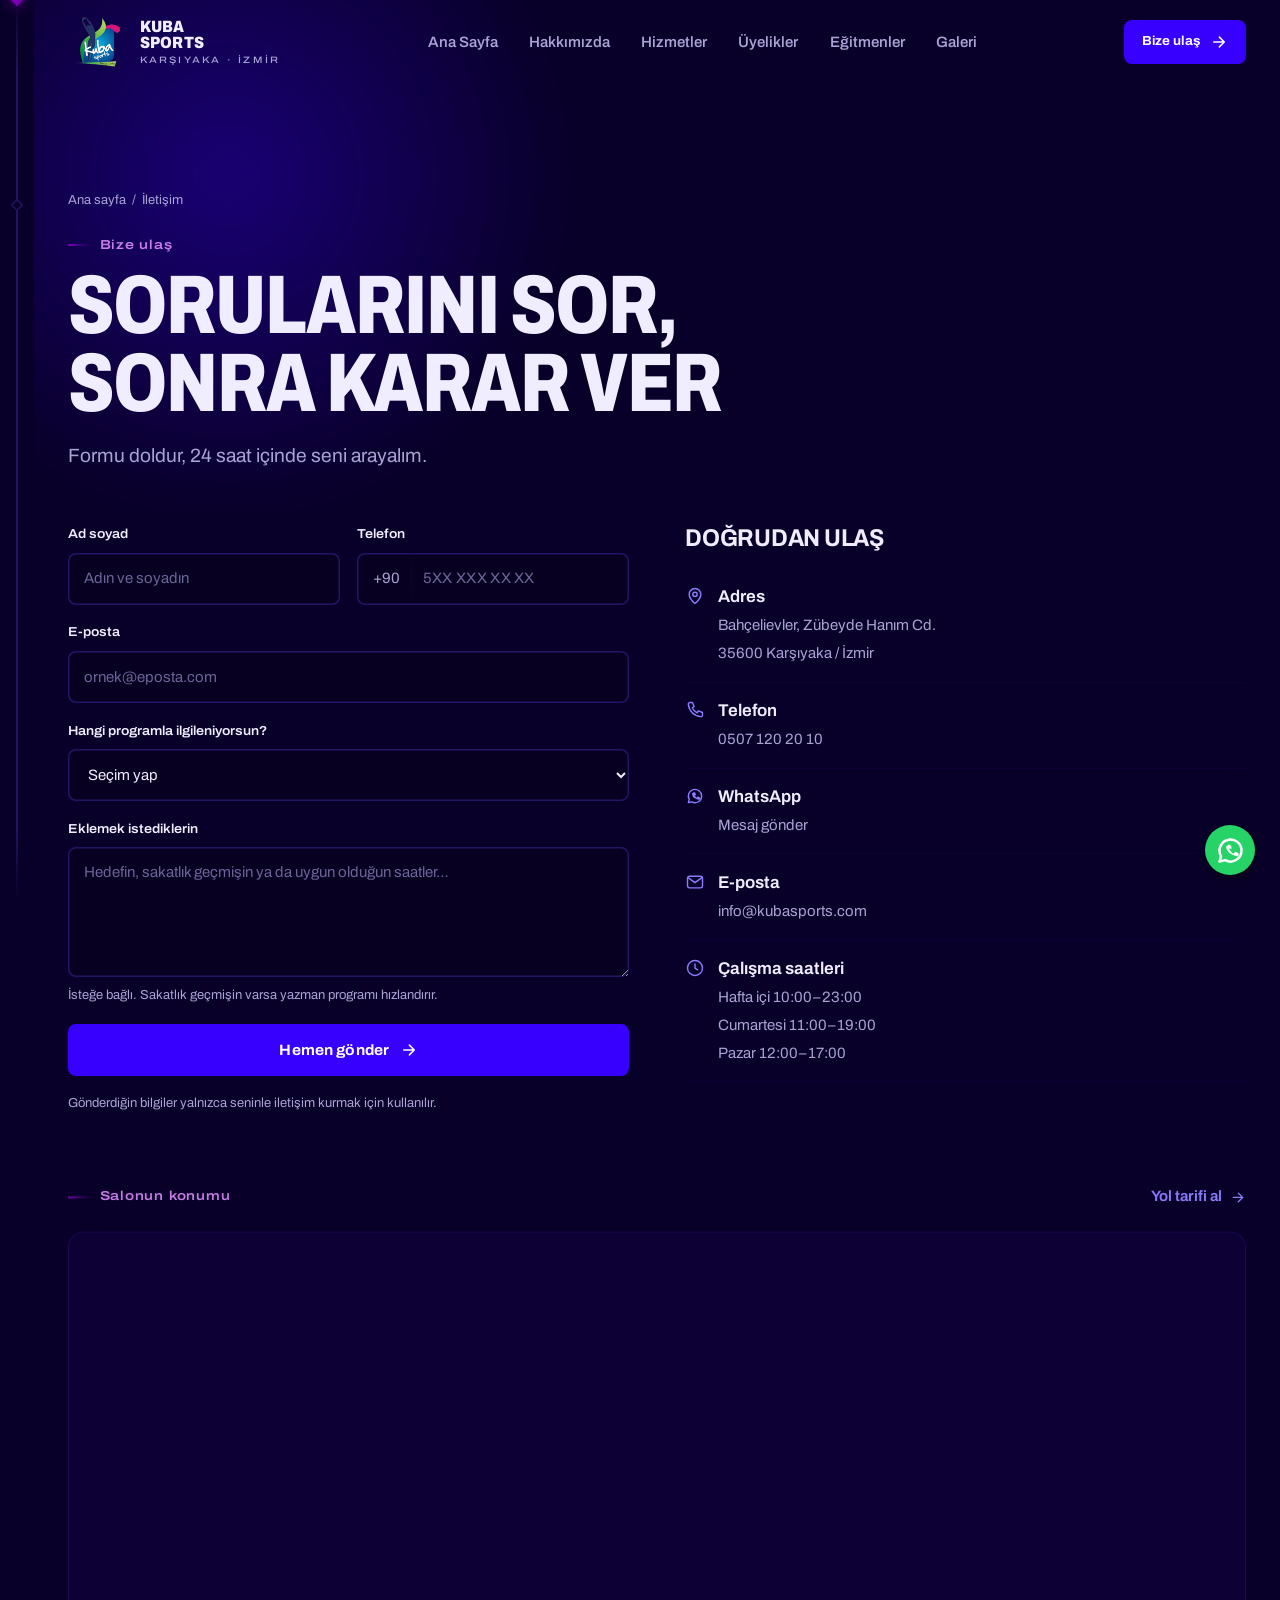
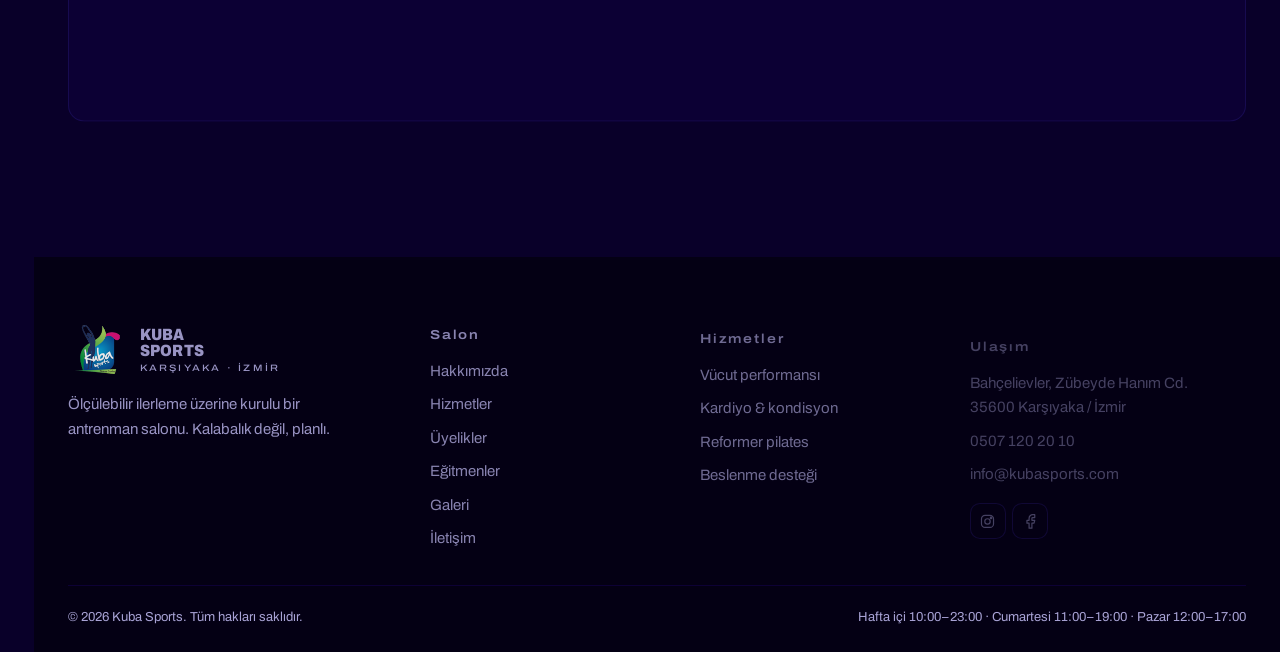
<file: iletisim.html>
<!DOCTYPE html>
<html lang="tr">
<head>
<meta charset="utf-8">
<meta name="viewport" content="width=device-width, initial-scale=1">
<meta name="robots" content="noindex, nofollow">
<title>İletişim · Kuba Sports — Bahçelievler, İzmir</title>
<meta name="description" content="Kuba Sports Bahçelievler İzmir iletişim bilgileri, çalışma saatleri ve ücretsiz deneme dersi talep formu.">
<meta name="theme-color" content="#090029">
<meta property="og:title" content="İletişim · Kuba Sports">
<meta property="og:description" content="Kuba Sports Bahçelievler İzmir iletişim bilgileri, çalışma saatleri ve ücretsiz deneme dersi talep formu.">
<meta property="og:type" content="website">
<meta property="og:locale" content="tr_TR">
<link rel="preconnect" href="https://fonts.googleapis.com">
<link rel="preconnect" href="https://fonts.gstatic.com" crossorigin>
<link rel="stylesheet" href="https://fonts.googleapis.com/css2?family=Archivo:wdth,wght@62..125,100..900&display=swap">
<link rel="stylesheet" href="assets/css/style.css">
<link rel="icon" href="assets/img/favicon-32.png" sizes="32x32" type="image/png">
<link rel="icon" href="assets/img/favicon-192.png" sizes="192x192" type="image/png">
<link rel="apple-touch-icon" href="assets/img/apple-touch-icon.png">
<link rel="canonical" href="https://www.kubasports.com/iletisim.html">
<!-- HONOR_REDUCED_MOTION: false = işletim sisteminin "hareketi azalt" tercihini yok say (varsayılan);
     true = tercih açıksa giriş/kaydırma animasyonlarını kapat (html.reduce). Bkz. style.css sonu, main.js §4. -->
<script>(function(d,w){var h=d.documentElement;h.className+=" js";var HONOR_REDUCED_MOTION=false;if(HONOR_REDUCED_MOTION&&w.matchMedia("(prefers-reduced-motion: reduce)").matches){h.className+=" reduce";}else if("IntersectionObserver" in w){h.className+=" anim";w.__animGuard=setTimeout(function(){if(!d.querySelector(".is-in"))h.className=h.className.replace(/\banim\b/,"");},4000);}})(document,window);</script>

<!-- GSAP 3.12.5 (yerel kopya) — main.js §4 kaydırma belirmelerini bununla yapar.
     defer sırası korunmalı: main.js bu ikisinden SONRA çalışır. CDN yerine yerel
     dosya: head'deki 4 sn emniyet zamanlayıcısı yavaş ağda GSAP inmeden tetiklenip
     animasyonu sessizce iptal ediyordu. Yerel kopyada böyle bir yarış yok. -->
<script src="assets/js/vendor/gsap.min.js" defer></script>
<script src="assets/js/vendor/ScrollTrigger.min.js" defer></script>
<script src="assets/js/main.js" defer></script>
<!-- Yerel işletme yapısal verisi. Adres, telefon ve koordinatları gerçek
     bilgilerle güncelleyin; Google işletme panelindeki verilerle birebir aynı olmalı. -->
<script type="application/ld+json">
{
  "@context": "https://schema.org",
  "@type": "HealthClub",
  "name": "Kuba Sports",
  "description": "Bahçelievler, İzmir'de ölçülebilir ilerleme üzerine kurulu antrenman salonu.",
  "url": "https://www.kubasports.com/",
  "telephone": "+90-507-120-20-10",
  "email": "info@kubasports.com",
  "address": {
    "@type": "PostalAddress",
    "streetAddress": "Bahçelievler Mah. Zübeyde Hanım Cd.",
    "addressLocality": "Karşıyaka",
    "addressRegion": "İzmir",
    "postalCode": "35600",
    "addressCountry": "TR"
  },
  "openingHoursSpecification": [
    { "@type": "OpeningHoursSpecification", "dayOfWeek": ["Monday","Tuesday","Wednesday","Thursday","Friday"], "opens": "10:00", "closes": "23:00" },
    { "@type": "OpeningHoursSpecification", "dayOfWeek": "Saturday", "opens": "11:00", "closes": "19:00" },
    { "@type": "OpeningHoursSpecification", "dayOfWeek": "Sunday", "opens": "12:00", "closes": "17:00" }
  ],
  "priceRange": "$$"
}
</script>
</head>
<body>
<a class="skip" href="#main">İçeriğe geç</a>

<div class="rail" aria-hidden="true"><span class="rail__track"></span><span class="rail__fill"></span></div>

<header class="site-header">
  <div class="container header-inner">
    <a class="brand" href="index.html" aria-label="Kuba Sports ana sayfa">
      <img class="brand__mark" src="assets/img/kubasports-logo.png" alt="" width="116" height="100" decoding="async">
      <span class="brand__name">KUBA<br>SPORTS<span>KARŞIYAKA · İZMİR</span></span>
    </a>
    <nav class="nav" aria-label="Ana menü">
      <ul><li><a href="index.html">Ana Sayfa</a></li><li><a href="hakkimizda.html">Hakkımızda</a></li><li><a href="hizmetler.html">Hizmetler</a></li><li><a href="uyelikler.html">Üyelikler</a></li><li><a href="egitmenler.html">Eğitmenler</a></li><li><a href="galeri.html">Galeri</a></li></ul>
    </nav>
    <div class="header-actions">
      <a class="btn btn--sm" href="iletisim.html"><span>Bize ulaş</span><svg class="arrow" viewBox="0 0 24 24" fill="none" stroke="currentColor" stroke-width="2" stroke-linecap="round" stroke-linejoin="round" aria-hidden="true"><path d="M5 12h13M12.5 5.5 19 12l-6.5 6.5"/></svg></a>
      <button class="burger" type="button" aria-label="Menüyü aç" aria-expanded="false" aria-controls="drawer"><span></span></button>
    </div>
  </div>
</header>

<div class="drawer" id="drawer" aria-hidden="true">
  <a href="index.html">ANA SAYFA<small>00</small></a><a href="hakkimizda.html">HAKKIMIZDA<small>01</small></a><a href="hizmetler.html">HİZMETLER<small>02</small></a><a href="uyelikler.html">ÜYELİKLER<small>03</small></a><a href="egitmenler.html">EĞİTMENLER<small>04</small></a><a href="galeri.html">GALERİ<small>05</small></a>
  <a class="btn" href="iletisim.html"><span>Hemen bize ulaş</span><svg class="arrow" viewBox="0 0 24 24" fill="none" stroke="currentColor" stroke-width="2" stroke-linecap="round" stroke-linejoin="round" aria-hidden="true"><path d="M5 12h13M12.5 5.5 19 12l-6.5 6.5"/></svg></a>
</div>

<main id="main">

<section class="page-head" data-rail><span class="page-head__glow" aria-hidden="true"></span><div class="container"><nav class="crumbs" aria-label="Site yolu"><a href="index.html">Ana sayfa</a> &nbsp;/&nbsp; İletişim</nav><span class="tag">Bize ulaş</span><h1 class="h1" style="margin-top:.6rem"><span class="mask"><span>SORULARINI SOR,<br>SONRA KARAR VER</span></span></h1><p class="lead" style="margin-top:1.2rem">Formu doldur, 24 saat içinde seni arayalım.</p></div></section>

<section class="section section--snug-top" data-rail>
  <div class="container">
    <div class="grid g-2 reveal-group" style="gap:2.5rem 3.5rem;align-items:start">

      <form class="form" data-form novalidate>
        <div class="form__status" role="status" aria-live="polite"></div>

        <div class="form__2">
          <div class="field">
            <label for="ad">Ad soyad</label>
            <input id="ad" name="ad" type="text" autocomplete="name" placeholder="Adın ve soyadın" required>
            <span class="field__error">Gerekli alan</span>
          </div>
          <div class="field">
            <label for="tel">Telefon</label>
            <div class="phone"><span class="phone__prefix" aria-hidden="true">+90</span><input id="tel" name="tel" type="tel" autocomplete="tel-national" inputmode="numeric" placeholder="5XX XXX XX XX" pattern="[0-9]{10}" required></div>
            <span class="field__error">10 hane olmalı</span>
          </div>
        </div>

        <div class="field">
          <label for="eposta">E-posta</label>
          <input id="eposta" name="eposta" type="email" autocomplete="email" placeholder="ornek@eposta.com" required>
          <span class="field__error">Geçerli e-posta gir</span>
        </div>

        <div class="field">
          <label for="program">Hangi programla ilgileniyorsun?</label>
          <select id="program" name="program" required>
            <option value="">Seçim yap</option>
            <option>Fitness &amp; Vücut Geliştirme</option>
            <option>Reformer / Pilates</option>
            <option>Üyelik / Genel Bilgi</option>
          </select>
          <span class="field__error">Bir program seç</span>
        </div>

        <div class="field">
          <label for="mesaj">Eklemek istediklerin</label>
          <textarea id="mesaj" name="mesaj" placeholder="Hedefin, sakatlık geçmişin ya da uygun olduğun saatler…"></textarea>
          <small>İsteğe bağlı. Sakatlık geçmişin varsa yazman programı hızlandırır.</small>
        </div>

        <button class="btn" type="submit"><span>Hemen gönder</span><svg class="arrow" viewBox="0 0 24 24" fill="none" stroke="currentColor" stroke-width="2" stroke-linecap="round" stroke-linejoin="round" aria-hidden="true"><path d="M5 12h13M12.5 5.5 19 12l-6.5 6.5"/></svg></button>
        <small class="muted" style="font-size:var(--fs-xs)">Gönderdiğin bilgiler yalnızca seninle iletişim kurmak için kullanılır.</small>
      </form>

      <div>
        <h2 class="h3">Doğrudan ulaş</h2>
        <ul class="info-list" style="margin-top:1rem">
          <li><svg viewBox="0 0 24 24" fill="none" stroke="currentColor" stroke-width="1.7" stroke-linecap="round" stroke-linejoin="round" aria-hidden="true"><path d="M12 21s7-5.6 7-11a7 7 0 1 0-14 0c0 5.4 7 11 7 11Z"/><circle cx="12" cy="10" r="2.6"/></svg><div><b>Adres</b><span>Bahçelievler, Zübeyde Hanım Cd.<br>35600 Karşıyaka / İzmir</span></div></li>
          <li><svg viewBox="0 0 24 24" fill="none" stroke="currentColor" stroke-width="1.7" stroke-linecap="round" stroke-linejoin="round" aria-hidden="true"><path d="M6 3h3l2 5-2.4 1.4a12 12 0 0 0 6 6L16 13l5 2v3a2 2 0 0 1-2.2 2A16.5 16.5 0 0 1 4 5.2 2 2 0 0 1 6 3Z"/></svg><div><b>Telefon</b><span><a href="tel:+905071202010">0507 120 20 10</a></span></div></li>
          <li><svg viewBox="0 0 24 24" fill="none" stroke="currentColor" stroke-width="1.7" stroke-linecap="round" stroke-linejoin="round" aria-hidden="true"><path d="M20 12a8 8 0 0 1-11.9 7L4 20l1.1-3.9A8 8 0 1 1 20 12Z"/><path d="M9.2 9.4c.4 2.5 2.9 5 5.4 5.4l1-1.4 1.8.8v1.4c-3.6.5-7.7-3.6-7.2-7.2h1.4l.8 1.8Z"/></svg><div><b>WhatsApp</b><span><a href="https://wa.me/905071202010">Mesaj gönder</a></span></div></li>
          <li><svg viewBox="0 0 24 24" fill="none" stroke="currentColor" stroke-width="1.7" stroke-linecap="round" stroke-linejoin="round" aria-hidden="true"><rect x="3" y="5" width="18" height="14" rx="2.5"/><path d="m3.6 6.8 8.4 6 8.4-6"/></svg><div><b>E-posta</b><span><a href="mailto:info@kubasports.com">info@kubasports.com</a></span></div></li>
          <li><svg viewBox="0 0 24 24" fill="none" stroke="currentColor" stroke-width="1.7" stroke-linecap="round" stroke-linejoin="round" aria-hidden="true"><circle cx="12" cy="12" r="9"/><path d="M12 7v5.2l3.2 2"/></svg><div><b>Çalışma saatleri</b><span>Hafta içi 10:00–23:00<br>Cumartesi 11:00–19:00<br>Pazar 12:00–17:00</span></div></li>
        </ul>
      </div>

    </div>

    <div class="map-block reveal">
      <div class="map-block__head">
        <span class="tag">Salonun konumu</span>
        <a class="link" href="https://www.google.com/maps/dir/?api=1&amp;destination=Kuba+Sports%2C+Bah%C3%A7elievler%2C+Z%C3%BCbeyde+Han%C4%B1m+Cd.%2C+35600+Kar%C5%9F%C4%B1yaka%2F%C4%B0zmir" target="_blank" rel="noopener"><span>Yol tarifi al</span><svg class="arrow" viewBox="0 0 24 24" fill="none" stroke="currentColor" stroke-width="2" stroke-linecap="round" stroke-linejoin="round" aria-hidden="true"><path d="M5 12h13M12.5 5.5 19 12l-6.5 6.5"/></svg></a>
      </div>
      <div class="map-frame">
        <iframe src="https://www.google.com/maps/embed?pb=!1m18!1m12!1m3!1d3124.000265555904!2d27.11424307643677!3d38.46455517212675!2m3!1f0!2f0!3f0!3m2!1i1024!2i768!4f13.1!3m3!1m2!1s0x14bbd9cfc53f481d%3A0x5aa1bc85f3036bdc!2sKuba%20Sports!5e0!3m2!1str!2str!4v1789564482717!5m2!1str!2str" title="Kuba Sports konumu — Google Haritalar" allowfullscreen loading="lazy" referrerpolicy="strict-origin-when-cross-origin"></iframe>
      </div>
    </div>
  </div>
</section>
</main>

<footer class="site-footer">
  <div class="container">
    <div class="footer-grid reveal-group">
      <div>
        <a class="brand" href="index.html" aria-label="Kuba Sports ana sayfa">
          <img class="brand__mark" src="assets/img/kubasports-logo.png" alt="" width="116" height="100" decoding="async">
          <span class="brand__name">KUBA<br>SPORTS<span>KARŞIYAKA · İZMİR</span></span>
        </a>
        <p class="muted" style="margin-top:1rem;max-width:32ch;font-size:var(--fs-sm)">Ölçülebilir ilerleme üzerine kurulu bir antrenman salonu. Kalabalık değil, planlı.</p>
      </div>
      <div>
        <h4>Salon</h4>
        <ul><li><a href="hakkimizda.html">Hakkımızda</a></li><li><a href="hizmetler.html">Hizmetler</a></li><li><a href="uyelikler.html">Üyelikler</a></li><li><a href="egitmenler.html">Eğitmenler</a></li><li><a href="galeri.html">Galeri</a></li><li><a href="iletisim.html">İletişim</a></li></ul>
      </div>
      <div>
        <h4>Hizmetler</h4>
        <ul>
          <li><a href="hizmetler.html#performans">Vücut performansı</a></li>
          <li><a href="hizmetler.html#kardiyo">Kardiyo &amp; kondisyon</a></li>
          <li><a href="hizmetler.html#pilates">Reformer pilates</a></li>
          <li><a href="hizmetler.html#beslenme">Beslenme desteği</a></li>
        </ul>
      </div>
      <div>
        <h4>Ulaşım</h4>
        <ul class="muted">
          <li>Bahçelievler, Zübeyde Hanım Cd.<br>35600 Karşıyaka / İzmir</li>
          <li><a href="tel:+905071202010">0507 120 20 10</a></li>
          <li><a href="mailto:info@kubasports.com">info@kubasports.com</a></li>
        </ul>
        <div class="socials" style="margin-top:1rem">
          <a href="https://www.instagram.com/kubasports" target="_blank" rel="noopener" aria-label="Instagram"><svg viewBox="0 0 24 24" fill="none" stroke="currentColor" stroke-width="1.7" stroke-linecap="round" stroke-linejoin="round" aria-hidden="true"><rect x="3.5" y="3.5" width="17" height="17" rx="5"/><circle cx="12" cy="12" r="3.8"/><circle cx="17" cy="7" r="1"/></svg></a>
          <a href="https://www.facebook.com/people/Kuba-Sports-Fitness-Center/100063481929854/#" target="_blank" rel="noopener" aria-label="Facebook"><svg viewBox="0 0 24 24" fill="none" stroke="currentColor" stroke-width="1.7" stroke-linecap="round" stroke-linejoin="round" aria-hidden="true"><path d="M18 2.5h-3a5 5 0 0 0-5 5v3H7v4h3v7h4v-7h3l1-4h-4v-3a1 1 0 0 1 1-1h3Z"/></svg></a>
        </div>
      </div>
    </div>
    <div class="footer-bottom">
      <span>&copy; <span data-year>2026</span> Kuba Sports. Tüm hakları saklıdır.</span>
      <span>Hafta içi 10:00–23:00 · Cumartesi 11:00–19:00 · Pazar 12:00–17:00</span>
    </div>
  </div>
</footer>
</body>
</html>
</file>
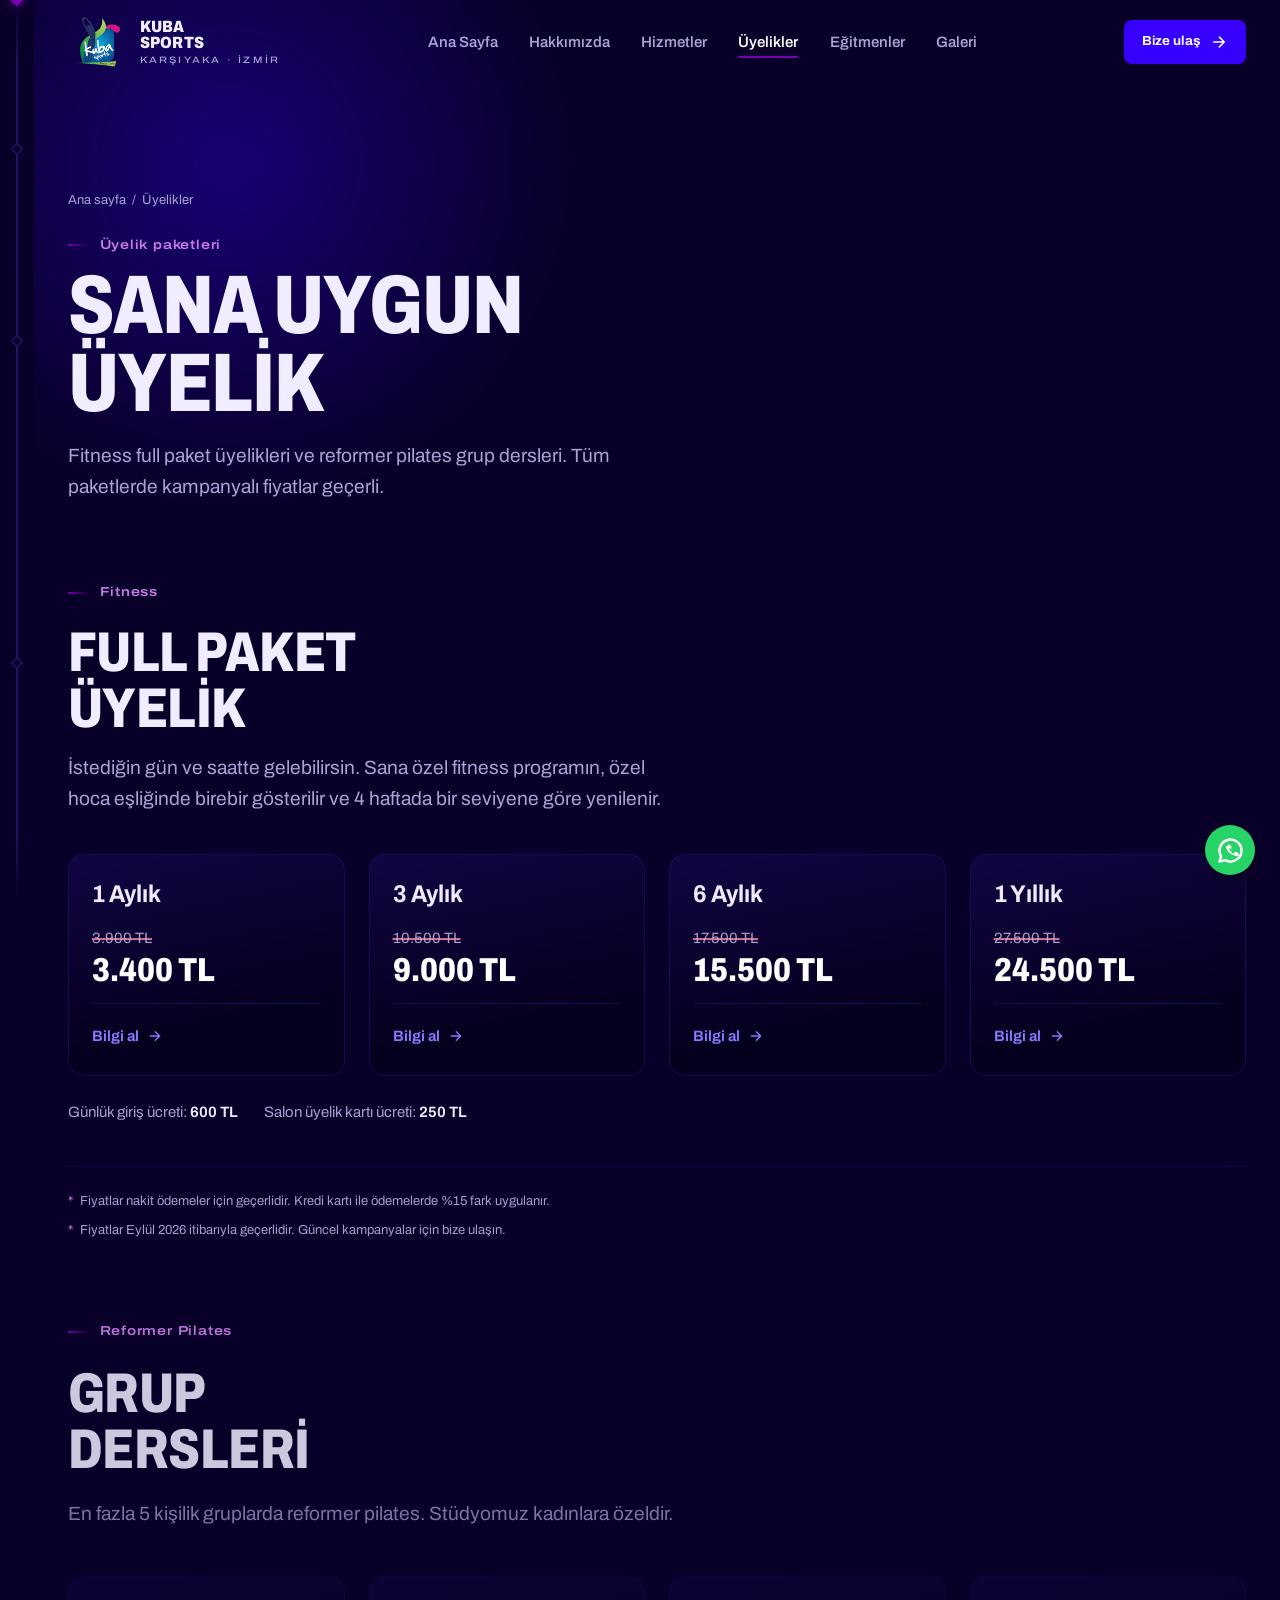
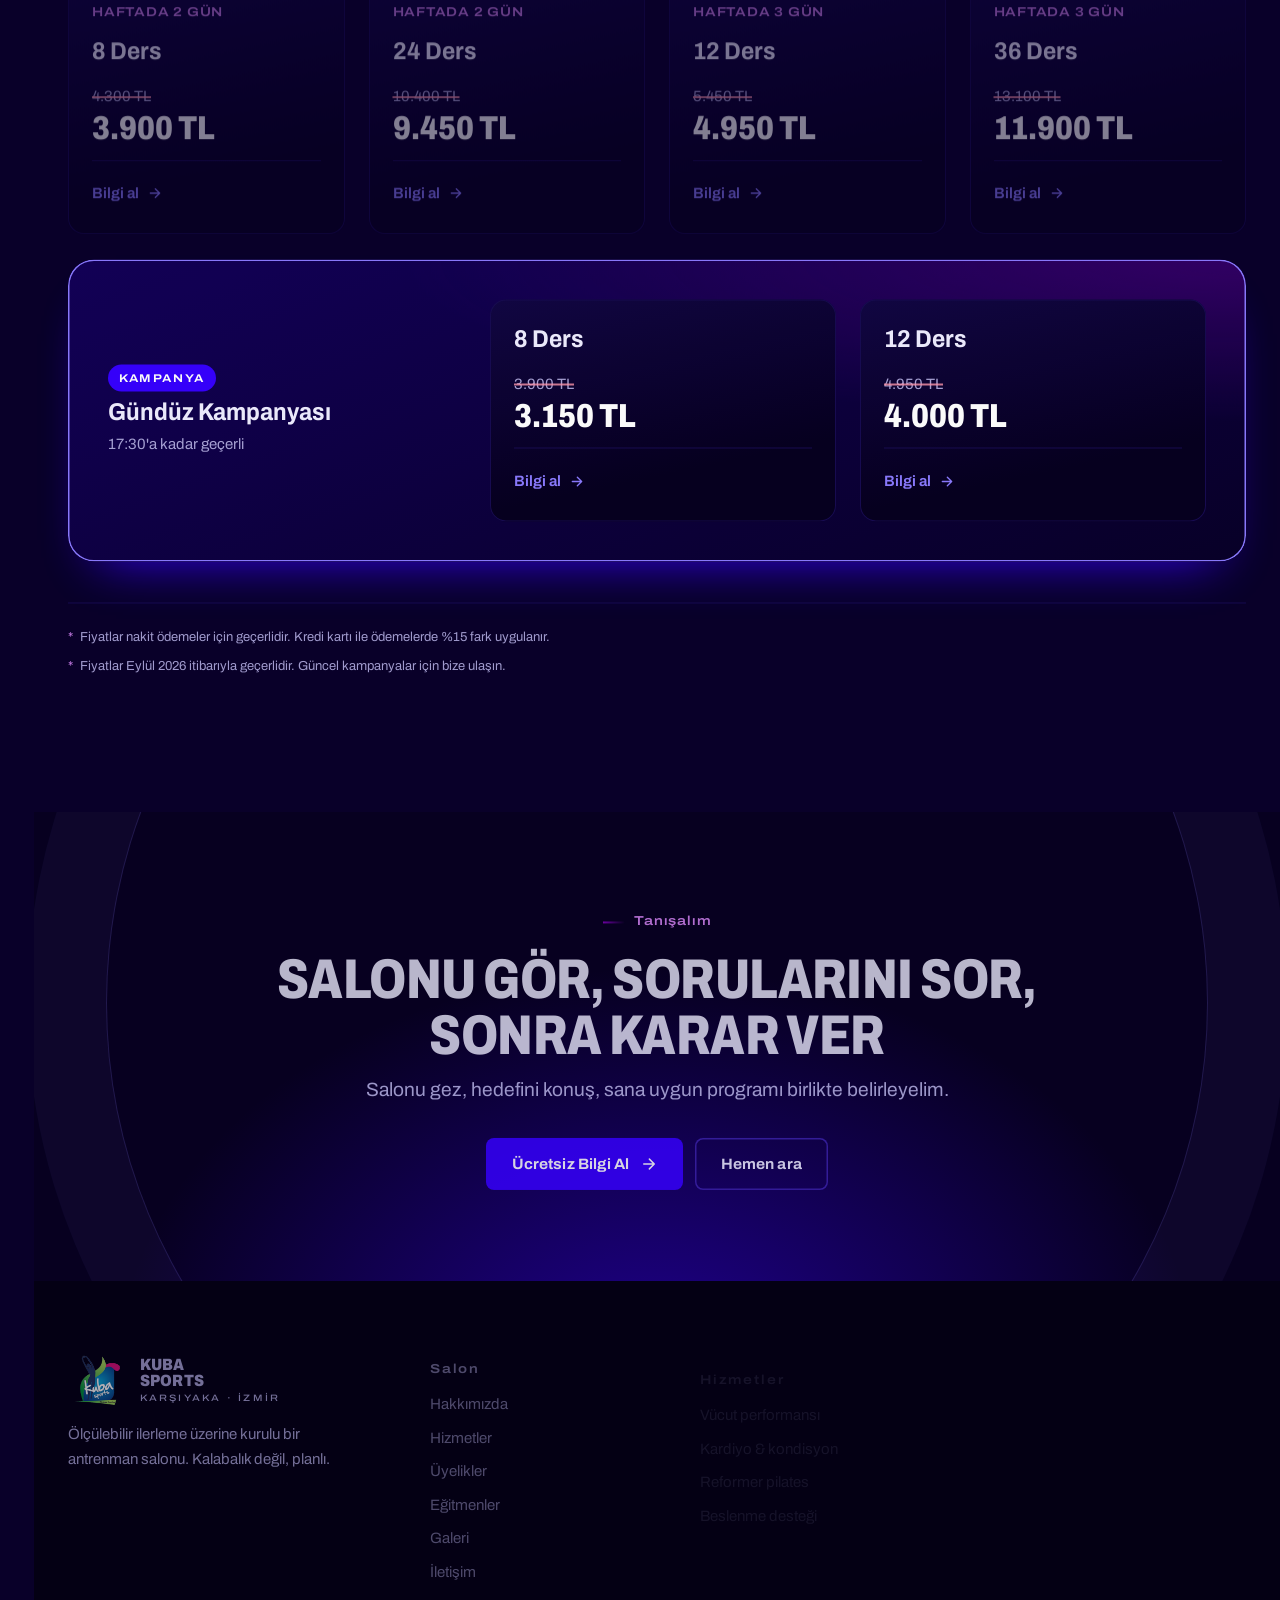
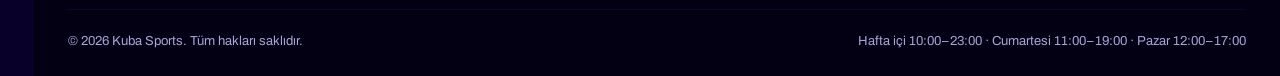
<file: uyelikler.html>
<!DOCTYPE html>
<html lang="tr">
<head>
<meta charset="utf-8">
<meta name="viewport" content="width=device-width, initial-scale=1">
<meta name="robots" content="noindex, nofollow">
<title>Üyelikler · Kuba Sports — Bahçelievler, İzmir</title>
<meta name="description" content="Kuba Sports fiyat listesi: fitness full paket üyelik (1, 3, 6 aylık ve yıllık) ve reformer pilates grup dersleri.">
<meta name="theme-color" content="#090029">
<meta property="og:title" content="Üyelikler · Kuba Sports">
<meta property="og:description" content="Kuba Sports fiyat listesi: fitness full paket üyelik (1, 3, 6 aylık ve yıllık) ve reformer pilates grup dersleri.">
<meta property="og:type" content="website">
<meta property="og:locale" content="tr_TR">
<link rel="preconnect" href="https://fonts.googleapis.com">
<link rel="preconnect" href="https://fonts.gstatic.com" crossorigin>
<link rel="stylesheet" href="https://fonts.googleapis.com/css2?family=Archivo:wdth,wght@62..125,100..900&display=swap">
<link rel="stylesheet" href="assets/css/style.css">
<link rel="icon" href="assets/img/favicon-32.png" sizes="32x32" type="image/png">
<link rel="icon" href="assets/img/favicon-192.png" sizes="192x192" type="image/png">
<link rel="apple-touch-icon" href="assets/img/apple-touch-icon.png">
<link rel="canonical" href="https://www.kubasports.com/uyelikler.html">
<!-- HONOR_REDUCED_MOTION: false = işletim sisteminin "hareketi azalt" tercihini yok say (varsayılan);
     true = tercih açıksa giriş/kaydırma animasyonlarını kapat (html.reduce). Bkz. style.css sonu, main.js §4. -->
<script>(function(d,w){var h=d.documentElement;h.className+=" js";var HONOR_REDUCED_MOTION=false;if(HONOR_REDUCED_MOTION&&w.matchMedia("(prefers-reduced-motion: reduce)").matches){h.className+=" reduce";}else if("IntersectionObserver" in w){h.className+=" anim";w.__animGuard=setTimeout(function(){if(!d.querySelector(".is-in"))h.className=h.className.replace(/\banim\b/,"");},4000);}})(document,window);</script>

<!-- GSAP 3.12.5 (yerel kopya) — main.js §4 kaydırma belirmelerini bununla yapar.
     defer sırası korunmalı: main.js bu ikisinden SONRA çalışır. CDN yerine yerel
     dosya: head'deki 4 sn emniyet zamanlayıcısı yavaş ağda GSAP inmeden tetiklenip
     animasyonu sessizce iptal ediyordu. Yerel kopyada böyle bir yarış yok. -->
<script src="assets/js/vendor/gsap.min.js" defer></script>
<script src="assets/js/vendor/ScrollTrigger.min.js" defer></script>
<script src="data/fiyatlar.js" defer></script>
<script src="assets/js/main.js" defer></script>
<!-- Yerel işletme yapısal verisi. Adres, telefon ve koordinatları gerçek
     bilgilerle güncelleyin; Google işletme panelindeki verilerle birebir aynı olmalı. -->
<script type="application/ld+json">
{
  "@context": "https://schema.org",
  "@type": "HealthClub",
  "name": "Kuba Sports",
  "description": "Bahçelievler, İzmir'de ölçülebilir ilerleme üzerine kurulu antrenman salonu.",
  "url": "https://www.kubasports.com/",
  "telephone": "+90-507-120-20-10",
  "email": "info@kubasports.com",
  "address": {
    "@type": "PostalAddress",
    "streetAddress": "Bahçelievler Mah. Zübeyde Hanım Cd.",
    "addressLocality": "Karşıyaka",
    "addressRegion": "İzmir",
    "postalCode": "35600",
    "addressCountry": "TR"
  },
  "openingHoursSpecification": [
    { "@type": "OpeningHoursSpecification", "dayOfWeek": ["Monday","Tuesday","Wednesday","Thursday","Friday"], "opens": "10:00", "closes": "23:00" },
    { "@type": "OpeningHoursSpecification", "dayOfWeek": "Saturday", "opens": "11:00", "closes": "19:00" },
    { "@type": "OpeningHoursSpecification", "dayOfWeek": "Sunday", "opens": "12:00", "closes": "17:00" }
  ],
  "priceRange": "$$"
}
</script>
</head>
<body>
<a class="skip" href="#main">İçeriğe geç</a>

<div class="rail" aria-hidden="true"><span class="rail__track"></span><span class="rail__fill"></span></div>

<header class="site-header">
  <div class="container header-inner">
    <a class="brand" href="index.html" aria-label="Kuba Sports ana sayfa">
      <img class="brand__mark" src="assets/img/kubasports-logo.png" alt="" width="116" height="100" decoding="async">
      <span class="brand__name">KUBA<br>SPORTS<span>KARŞIYAKA · İZMİR</span></span>
    </a>
    <nav class="nav" aria-label="Ana menü">
      <ul><li><a href="index.html">Ana Sayfa</a></li><li><a href="hakkimizda.html">Hakkımızda</a></li><li><a href="hizmetler.html">Hizmetler</a></li><li><a href="uyelikler.html" aria-current="page">Üyelikler</a></li><li><a href="egitmenler.html">Eğitmenler</a></li><li><a href="galeri.html">Galeri</a></li></ul>
    </nav>
    <div class="header-actions">
      <a class="btn btn--sm" href="iletisim.html"><span>Bize ulaş</span><svg class="arrow" viewBox="0 0 24 24" fill="none" stroke="currentColor" stroke-width="2" stroke-linecap="round" stroke-linejoin="round" aria-hidden="true"><path d="M5 12h13M12.5 5.5 19 12l-6.5 6.5"/></svg></a>
      <button class="burger" type="button" aria-label="Menüyü aç" aria-expanded="false" aria-controls="drawer"><span></span></button>
    </div>
  </div>
</header>

<div class="drawer" id="drawer" aria-hidden="true">
  <a href="index.html">ANA SAYFA<small>00</small></a><a href="hakkimizda.html">HAKKIMIZDA<small>01</small></a><a href="hizmetler.html">HİZMETLER<small>02</small></a><a href="uyelikler.html" aria-current="page">ÜYELİKLER<small>03</small></a><a href="egitmenler.html">EĞİTMENLER<small>04</small></a><a href="galeri.html">GALERİ<small>05</small></a>
  <a class="btn" href="iletisim.html"><span>Hemen bize ulaş</span><svg class="arrow" viewBox="0 0 24 24" fill="none" stroke="currentColor" stroke-width="2" stroke-linecap="round" stroke-linejoin="round" aria-hidden="true"><path d="M5 12h13M12.5 5.5 19 12l-6.5 6.5"/></svg></a>
</div>

<main id="main">

<section class="page-head" data-rail><span class="page-head__glow" aria-hidden="true"></span><div class="container"><nav class="crumbs" aria-label="Site yolu"><a href="index.html">Ana sayfa</a> &nbsp;/&nbsp; Üyelikler</nav><span class="tag">Üyelik paketleri</span><h1 class="h1" style="margin-top:.6rem"><span class="mask"><span>SANA UYGUN<br>ÜYELİK</span></span></h1><p class="lead" style="margin-top:1.2rem">Fitness full paket üyelikleri ve reformer pilates grup dersleri. Tüm paketlerde kampanyalı fiyatlar geçerli.</p></div></section>

<!-- Fiyat kartları data/fiyatlar.js'ten main.js §12 ile çizilir. Fiyat değiştirmek için yalnızca o dosyayı düzenle. -->
<section class="section section--after-head section--flush-bottom" id="fitness" data-rail>
  <div class="container">
    <div class="section-head reveal-group">
      <span class="tag">Fitness</span>
      <h2 class="h2">FULL PAKET<br>ÜYELİK</h2>
      <p class="lead">İstediğin gün ve saatte gelebilirsin. Sana özel fitness programın, özel hoca eşliğinde birebir gösterilir ve 4 haftada bir seviyene göre yenilenir.</p>
    </div>
    <div class="grid g-2 g-4 reveal" data-prices="fitness"></div>
    <ul class="price-extras reveal" data-price-extras="fitness"></ul>
    <ul class="price-notes reveal" data-price-notes></ul>
  </div>
</section>

<section class="section" id="pilates" data-rail>
  <div class="container">
    <div class="section-head reveal-group">
      <span class="tag">Reformer Pilates</span>
      <h2 class="h2">GRUP<br>DERSLERİ</h2>
      <p class="lead">En fazla 5 kişilik gruplarda reformer pilates. Stüdyomuz kadınlara özeldir.</p>
    </div>
    <div class="grid g-2 g-4 reveal" data-prices="pilates"></div>
    <div class="price-promo reveal" data-price-promo="pilates"></div>

    <ul class="price-notes reveal" data-price-notes></ul>
    <noscript><p class="price-notes">Fiyat listesini görmek için tarayıcında JavaScript'i aç ya da bizi <a href="tel:+905071202010">0507 120 20 10</a> numarasından ara.</p></noscript>
  </div>
</section>

<section class="cta-band" data-rail>
  <div class="container cta-band__inner reveal-group">
    <span class="tag">Tanışalım</span>
    <h2 class="h2">SALONU GÖR, SORULARINI SOR,<br>SONRA KARAR VER</h2>
    <p class="lead" style="text-align:center">Salonu gez, hedefini konuş, sana uygun programı birlikte belirleyelim.</p>
    <div class="btn-row" style="justify-content:center;margin-top:.8rem">
      <a class="btn" href="iletisim.html"><span>Ücretsiz Bilgi Al</span><svg class="arrow" viewBox="0 0 24 24" fill="none" stroke="currentColor" stroke-width="2" stroke-linecap="round" stroke-linejoin="round" aria-hidden="true"><path d="M5 12h13M12.5 5.5 19 12l-6.5 6.5"/></svg></a>
      <a class="btn btn--ghost" href="tel:+905071202010"><span>Hemen ara</span></a>
    </div>
  </div>
</section>
</main>

<footer class="site-footer">
  <div class="container">
    <div class="footer-grid reveal-group">
      <div>
        <a class="brand" href="index.html" aria-label="Kuba Sports ana sayfa">
          <img class="brand__mark" src="assets/img/kubasports-logo.png" alt="" width="116" height="100" decoding="async">
          <span class="brand__name">KUBA<br>SPORTS<span>KARŞIYAKA · İZMİR</span></span>
        </a>
        <p class="muted" style="margin-top:1rem;max-width:32ch;font-size:var(--fs-sm)">Ölçülebilir ilerleme üzerine kurulu bir antrenman salonu. Kalabalık değil, planlı.</p>
      </div>
      <div>
        <h4>Salon</h4>
        <ul><li><a href="hakkimizda.html">Hakkımızda</a></li><li><a href="hizmetler.html">Hizmetler</a></li><li><a href="uyelikler.html">Üyelikler</a></li><li><a href="egitmenler.html">Eğitmenler</a></li><li><a href="galeri.html">Galeri</a></li><li><a href="iletisim.html">İletişim</a></li></ul>
      </div>
      <div>
        <h4>Hizmetler</h4>
        <ul>
          <li><a href="hizmetler.html#performans">Vücut performansı</a></li>
          <li><a href="hizmetler.html#kardiyo">Kardiyo &amp; kondisyon</a></li>
          <li><a href="hizmetler.html#pilates">Reformer pilates</a></li>
          <li><a href="hizmetler.html#beslenme">Beslenme desteği</a></li>
        </ul>
      </div>
      <div>
        <h4>Ulaşım</h4>
        <ul class="muted">
          <li>Bahçelievler, Zübeyde Hanım Cd.<br>35600 Karşıyaka / İzmir</li>
          <li><a href="tel:+905071202010">0507 120 20 10</a></li>
          <li><a href="mailto:info@kubasports.com">info@kubasports.com</a></li>
        </ul>
        <div class="socials" style="margin-top:1rem">
          <a href="https://www.instagram.com/kubasports" target="_blank" rel="noopener" aria-label="Instagram"><svg viewBox="0 0 24 24" fill="none" stroke="currentColor" stroke-width="1.7" stroke-linecap="round" stroke-linejoin="round" aria-hidden="true"><rect x="3.5" y="3.5" width="17" height="17" rx="5"/><circle cx="12" cy="12" r="3.8"/><circle cx="17" cy="7" r="1"/></svg></a>
          <a href="https://www.facebook.com/people/Kuba-Sports-Fitness-Center/100063481929854/#" target="_blank" rel="noopener" aria-label="Facebook"><svg viewBox="0 0 24 24" fill="none" stroke="currentColor" stroke-width="1.7" stroke-linecap="round" stroke-linejoin="round" aria-hidden="true"><path d="M18 2.5h-3a5 5 0 0 0-5 5v3H7v4h3v7h4v-7h3l1-4h-4v-3a1 1 0 0 1 1-1h3Z"/></svg></a>
        </div>
      </div>
    </div>
    <div class="footer-bottom">
      <span>&copy; <span data-year>2026</span> Kuba Sports. Tüm hakları saklıdır.</span>
      <span>Hafta içi 10:00–23:00 · Cumartesi 11:00–19:00 · Pazar 12:00–17:00</span>
    </div>
  </div>
</footer>
</body>
</html>
</file>
<file: assets/css/style.css>
/* =============================================================
   KUBA SPORTS — Bahçelievler, İzmir
   Tasarım sistemi / Design system
   60% #090029  ·  30% #3700FE  ·  10% #7900B2
   ============================================================= */
/* ---------- 1. Tokens ---------- */
:root{
  /* Marka renkleri — 60/30/10 alan dağılımı */
  --ink:      #090029;   /* %60 — sayfa zemini */
  --volt:     #3700FE;   /* %30 — tam genişlik paneller, butonlar */
  --plum:     #7900B2;   /* %10 — vurgular, parıltı, işaretler */

  /* Türevler */
  --ink-950:  #040014;
  --ink-900:  #070020;
  --ink-800:  #0D0135;
  --ink-750:  #120744;
  --ink-700:  #180C52;
  --ink-600:  #241466;
  --volt-lit: #8B7BFF;   /* koyu zeminde okunur volt tonu (6.1:1) */
  --plum-lit: #C97CE8;
  --paper:    #EFEDFF;
  --paper-dim:#A9A3D6;
  --white:    #FFFFFF;

  /* Tipografi */
  --font: 'Archivo', 'Segoe UI', system-ui, -apple-system, sans-serif;
  --fs-display: clamp(2.9rem, 9.4vw, 8rem);
  --fs-hero-sub: clamp(1rem, 1.4vw, 1.15rem);
  --fs-h1:  clamp(2.6rem, 6.5vw, 5.2rem);
  --fs-h2:  clamp(2rem, 4.4vw, 3.5rem);
  --fs-h3:  clamp(1.3rem, 1.9vw, 1.65rem);
  --fs-h4:  clamp(1.05rem, 1.3vw, 1.2rem);
  --fs-body: 1.0625rem;
  --fs-sm:  0.9375rem;
  --fs-xs:  0.8125rem;

  /* Ritim */
  --space-1: 0.5rem;
  --space-2: 1rem;
  --space-3: 1.5rem;
  --space-4: 2.5rem;
  --space-5: 4rem;
  --space-6: 6rem;
  --space-7: 8.5rem;

  --radius-s: 8px;
  --radius-m: 16px;
  --radius-l: 26px;
  --maxw: 1400px;
  --rail: 34px;

  --ease:     cubic-bezier(.16,1,.3,1);    /* yumuşak duruş — giriş hareketleri */
  --ease-out: cubic-bezier(.22,.61,.36,1); /* yavaşlayarak durur — hover */

  /* Süre amaca göre seçilir; tek bir değer her yere uygulanmaz.
     Hepsi transform/opacity üzerinden çalışır, layout yeniden hesaplanmaz. */
  --t-feedback: 220ms;  /* renk, opaklık, odak — anında cevap */
  --t-move:     300ms;  /* kalkma, kayma, ölçek */
  --t-press:    140ms;  /* basma — bırakmadan hızlı olmalı */
  --t-zoom:     560ms;  /* görsel yakınlaşması: geniş alan, uzun yol */
  --t-enter:    620ms;  /* sayfa başlığı bloğunun açılışı */
  --t-reveal:   720ms;  /* kaydırmada beliren bloklar */
  --t-hero:     820ms;  /* yalnızca açılış koreografisi */

  /* Kaydırma belirmesi (reveal) — main.js §4 bu değerleri okur. */
  --reveal-shift: 30px; /* başlangıçtaki aşağı kayma */
  --reveal-step:  80ms; /* aynı karede giren hedefler arası kademe */
  --reveal-cap:   7;    /* kademe üst sınırı: en geç 7 × 80 = 560 ms */

  /* MİMARİ KURAL — bu ayrım olmazsa geçişler birbirini ezer:
     · GİRİŞ hareketi (reveal, hero, çekmece)  -> translate / scale (bağımsız property)
     · ETKİLEŞİM hareketi (hover, active)      -> transform
     Ayrıca bir "transition" kısayolu, aynı elemana uyan başka bir kuralda
     tekrar yazılırsa öncekinin listesini TAMAMEN siler. Bu yüzden geniş
     seçiciler (".footer-grid a", ".drawer a" gibi) bileşenleri kapsamamalıdır. */
}

/* ---------- 2. Reset ---------- */
*,*::before,*::after{ box-sizing:border-box; }
html{ -webkit-text-size-adjust:100%; scroll-behavior:smooth; }
body{
  margin:0;
  background:var(--ink);
  color:var(--paper);
  font-family:var(--font);
  font-size:var(--fs-body);
  line-height:1.65;
  font-variation-settings:'wdth' 100,'wght' 400;
  -webkit-font-smoothing:antialiased;
  overflow-x:hidden;
}
img,svg,video{ max-width:100%; display:block; }
a{ color:inherit; text-decoration:none; }
button{ font:inherit; color:inherit; background:none; border:0; cursor:pointer; }
h1,h2,h3,h4,p,ul,ol,figure{ margin:0; }
ul{ list-style:none; padding:0; }
::selection{ background:var(--plum); color:var(--white); }

:focus-visible{
  outline:3px solid var(--plum-lit);
  outline-offset:3px;
  border-radius:4px;
}

.skip{
  position:absolute; left:-9999px; top:0; z-index:200;
  background:var(--volt); color:var(--white);
  padding:.75rem 1.25rem; border-radius:0 0 var(--radius-s) 0;
}
.skip:focus{ left:0; }

/* ---------- 3. Tipografik sınıflar ---------- */
.display{
  font-size:var(--fs-display);
  font-variation-settings:'wdth' 74,'wght' 900;
  line-height:.86;
  letter-spacing:-.015em;
  text-transform:uppercase;
  margin:0;
}

/* Vurgu kelimesi — %30 volt'tan %10 plum'a geçiş.
   Ham --volt (#3700FE) ink zemini üzerinde okunmaz; bu yüzden sistemin
   "koyu zeminde okunur" türevleri kullanılır. Uçlar #8B7BFF (6.1:1) ve
   #C97CE8 (7.2:1); aradaki tonlar da AA eşiğinin üzerinde kalır. */
.display__accent{
  color:var(--volt-lit);            /* background-clip yoksa düz geri dönüş */
}
@supports (background-clip:text) or (-webkit-background-clip:text){
  .display__accent{
    background-image:linear-gradient(100deg,var(--plum),var(--volt));
    -webkit-background-clip:text;
            background-clip:text;
    color:transparent;
  }
}
/* Yüksek kontrast modunda metin kaybolmamalı — gradyan iptal, sistem rengi. */
@media (forced-colors:active){
  .display__accent{ background-image:none; color:CanvasText; }
}
h1,.h1{ font-size:var(--fs-h1); font-variation-settings:'wdth' 78,'wght' 800; line-height:.94; letter-spacing:-.012em; text-transform:uppercase; }
h2,.h2{ font-size:var(--fs-h2); font-variation-settings:'wdth' 80,'wght' 800; line-height:1.0; letter-spacing:-.01em; text-transform:uppercase; }
h3,.h3{ font-size:var(--fs-h3); font-variation-settings:'wdth' 92,'wght' 700; line-height:1.18; }
h4,.h4{ font-size:var(--fs-h4); font-variation-settings:'wdth' 95,'wght' 650; line-height:1.3; }

.lead{ font-size:clamp(1.05rem,1.5vw,1.25rem); color:var(--paper-dim); max-width:56ch; line-height:1.6; }
.muted{ color:var(--paper-dim); }
.measure{ max-width:64ch; }
.measure-s{ max-width:48ch; }

/* Bölüm etiketi — tick + küçük genişletilmiş metin */
.tag{
  display:inline-flex; align-items:center; gap:.6rem;
  font-size:var(--fs-xs);
  font-variation-settings:'wdth' 118,'wght' 600;
  color:var(--plum-lit);
  letter-spacing:.06em;
}
.tag::before{
  content:''; width:22px; height:2px; flex:none;
  background:linear-gradient(90deg,var(--plum),transparent);
}

/* ---------- 4. Yerleşim ---------- */
.container{
  width:100%;
  max-width:var(--maxw);
  margin-inline:auto;
  padding-inline:22px;
}
.section{ padding-block:var(--space-6); position:relative; }
.section--tight{ padding-block:var(--space-5); }
.section--flush-top{ padding-top:var(--space-4); }
.section--snug-top{ padding-top:.75rem; }
/* Birbirine bağlı iki bölüm (ör. Üyelikler: Fitness + Pilates) arasında tek, dar boşluk. */
.section.section--flush-bottom{ padding-bottom:0; }
.section--flush-bottom + .section{ padding-top:calc(var(--space-5) + 15px); }
/* Sayfa başlığından hemen sonra: başlığın alt boşluğu (--space-4) + bu = --space-5 + 15px, yani yukarıdaki bölüm arasıyla aynı. */
.section.section--after-head{ padding-top:calc(var(--space-5) + 15px - var(--space-4)); }
.section-head{ display:grid; gap:var(--space-2); margin-bottom:var(--space-4); max-width:70ch; }
.section-head .h2{ margin-top:.35rem; }

.grid{ display:grid; gap:var(--space-3); }
@media (min-width:720px){
  .container{ padding-inline:34px; }
  .g-2{ grid-template-columns:repeat(2,1fr); }
  .g-3{ grid-template-columns:repeat(3,1fr); }
}
@media (min-width:1040px){
  .section{ padding-block:var(--space-7); }
  .section--tight{ padding-block:var(--space-6); }
  .section--snug-top{ padding-top:.75rem; }
  .g-4{ grid-template-columns:repeat(4,1fr); }
  .g-3-lg{ grid-template-columns:repeat(3,1fr); }
}

/* ---------- 5. Butonlar ---------- */
.btn{
  --btn-bg:var(--volt);
  --btn-fg:var(--white);
  position:relative;
  display:inline-flex; align-items:center; justify-content:center; gap:.65rem;
  min-height:52px; padding:.85rem 1.6rem;
  background:var(--btn-bg); color:var(--btn-fg);
  border-radius:var(--radius-s);
  font-size:var(--fs-sm);
  font-variation-settings:'wdth' 104,'wght' 680;
  letter-spacing:.01em;
  cursor:pointer;
  overflow:hidden;
  /* color + background-color listede olmadan .btn--on-volt:hover'daki
     --btn-fg değişimi anında zıplıyordu (özel değişken kendisi animasyon
     edilemez; ama onu okuyan 'color' edilebilir). */
  transition:transform var(--t-move) var(--ease-out), box-shadow var(--t-move) var(--ease-out),
             color var(--t-feedback) var(--ease-out), background-color var(--t-feedback) var(--ease-out);
  will-change:transform;
}
.btn > *{ position:relative; z-index:1; }
.btn::before{
  content:''; position:absolute; inset:0; z-index:0;
  background:var(--plum);
  transform:translateY(101%);
  transition:transform var(--t-move) var(--ease-out);
}
.btn:hover::before,.btn:focus-visible::before{ transform:translateY(0); }
.btn:hover{ transform:translateY(-2px) scale(1.015); box-shadow:0 16px 36px -14px var(--plum); }
.btn:active{ transform:translateY(0) scale(.975); transition-duration:var(--t-press); }

.btn--ghost{ --btn-bg:transparent; --btn-fg:var(--paper); box-shadow:inset 0 0 0 1.5px var(--ink-600); }
.btn--ghost:hover{ box-shadow:inset 0 0 0 1.5px var(--plum), 0 14px 34px -18px var(--plum); }
.btn--on-volt{ --btn-bg:var(--white); --btn-fg:var(--ink); }
.btn--on-volt::before{ background:var(--ink); }
.btn--on-volt:hover{ --btn-fg:var(--white); box-shadow:0 14px 34px -14px rgba(0,0,0,.6); }
.btn--sm{ min-height:44px; padding:.6rem 1.1rem; font-size:var(--fs-xs); }
.btn-row{ display:flex; flex-wrap:wrap; gap:.75rem; }

.arrow{ width:18px; height:18px; flex:none; transition:transform var(--t-move) var(--ease-out); }
.btn:hover .arrow{ transform:translateX(4px); }

/* Metin bağlantısı */
.link{
  display:inline-flex; align-items:center; gap:.5rem;
  font-size:var(--fs-sm);
  font-variation-settings:'wdth' 100,'wght' 640;
  color:var(--volt-lit);
  padding-block:.35rem;
}
.link .arrow{ width:16px; height:16px; }
/* Renk geçişi yoktu — eklendi. */
.link{ transition:color var(--t-feedback) var(--ease-out); }
.link:hover{ color:var(--plum-lit); }
.link:active{ transform:translateY(1px); transition-duration:var(--t-press); }
.link:hover .arrow{ transform:translateX(5px); }

/* ---------- 6. İlerleme rayı ---------- */
.rail{
  position:fixed; top:0; left:0; bottom:0; width:var(--rail);
  z-index:40; pointer-events:none; display:none;
}
.rail__track{
  position:absolute; top:0; bottom:0; left:50%; width:2px;
  transform:translateX(-50%);
  background:linear-gradient(180deg,transparent,var(--ink-600) 8%,var(--ink-600) 92%,transparent);
}
.rail__fill{
  position:absolute; top:0; left:50%; width:2px; height:100%;
  transform:translateX(-50%) scaleY(0); transform-origin:top;
  background:linear-gradient(180deg,var(--volt),var(--plum));
}
.rail__tick{
  position:absolute; left:50%; width:9px; height:9px;
  transform:translate(-50%,-50%) rotate(45deg);
  background:var(--ink); box-shadow:inset 0 0 0 1.5px var(--ink-600);
  transition:background var(--t-move) var(--ease-out), box-shadow var(--t-move) var(--ease-out);
}
.rail__tick.is-passed{ background:var(--plum); box-shadow:inset 0 0 0 1.5px var(--plum), 0 0 12px var(--plum); }
@media (min-width:1180px){
  .rail{ display:block; }
  body{ padding-left:var(--rail); }
  .site-header{ padding-left:var(--rail); }
}

/* ---------- 7. Üst bar ---------- */
.site-header{
  position:fixed; inset:0 0 auto 0; z-index:60;
  /* Yükseklik geçişi layout tetikler; contain ile yeniden hesaplama
     sadece header'ın içine hapsedilir, sayfanın geri kalanı etkilenmez. */
  contain:layout style;
  transition:background var(--t-move) var(--ease-out), box-shadow var(--t-move) var(--ease-out);
}
.site-header.is-stuck{
  background:rgba(9,0,41,.82);
  backdrop-filter:blur(14px) saturate(140%);
  -webkit-backdrop-filter:blur(14px) saturate(140%);
  box-shadow:0 1px 0 var(--ink-700);
}
.header-inner{
  display:flex; align-items:center; justify-content:space-between; gap:var(--space-2);
  height:84px;
  transition:height var(--t-move) var(--ease-out);
}
.site-header.is-stuck .header-inner{ height:68px; }
.site-header.is-stuck .brand__mark{ height:44px; }

.brand{ display:flex; align-items:center; gap:.7rem; flex:none;
  transition:opacity var(--t-move) var(--ease-out); }
.brand:hover{ opacity:.82; }
/* Marka görseli: en-boy oranı korunur, yükseklik sabittir (layout animasyonu yok). */
.brand__mark{ width:auto; height:52px; flex:none; }
.brand__name{
  font-size:1.02rem; line-height:1;
  font-variation-settings:'wdth' 86,'wght' 850;
  text-transform:uppercase; letter-spacing:.02em;
}
.brand__name span{ display:block; font-size:.58rem; letter-spacing:.24em;
  font-variation-settings:'wdth' 118,'wght' 500; color:var(--paper-dim); margin-top:.28rem; }

.nav{ display:none; }
.nav ul{ display:flex; align-items:center; gap:.35rem; }
.nav a{
  position:relative; display:block; padding:.55rem .8rem;
  font-size:var(--fs-sm);
  font-variation-settings:'wdth' 100,'wght' 560;
  color:var(--paper-dim);
  border-radius:var(--radius-s);
  transition:color var(--t-feedback) var(--ease-out);
}
.nav a::after{
  content:''; position:absolute; left:.8rem; right:.8rem; bottom:.3rem; height:2px;
  background:var(--plum); border-radius:2px;
  transform:scaleX(0); transform-origin:left;
  transition:transform var(--t-move) var(--ease-out);
}
.nav a:hover{ color:var(--paper); }
.nav a:hover::after{ transform:scaleX(1); }
.nav a[aria-current="page"]{ color:var(--white); }
.nav a[aria-current="page"]::after{ transform:scaleX(1); }

.header-actions{ display:flex; align-items:center; gap:.6rem; }
.header-actions .btn{ display:none; }

.burger{
  width:46px; height:46px; display:grid; place-items:center;
  border-radius:var(--radius-s);
  box-shadow:inset 0 0 0 1.5px var(--ink-600);
}
.burger{ transition:box-shadow var(--t-feedback) var(--ease-out), background var(--t-feedback) var(--ease-out); }
.burger:hover{ box-shadow:inset 0 0 0 1.5px var(--plum); }
.burger span{ display:block; width:19px; height:1.8px; background:var(--paper); border-radius:2px; position:relative; transition:transform var(--t-move) var(--ease), opacity var(--t-feedback); }
.burger span::before,.burger span::after{
  content:''; position:absolute; left:0; width:19px; height:1.8px; background:var(--paper); border-radius:2px;
  transition:transform var(--t-move) var(--ease);
}
.burger span::before{ top:-6px; }
.burger span::after{ top:6px; }
body.nav-open .burger span{ background:transparent; }
body.nav-open .burger span::before{ transform:translateY(6px) rotate(45deg); }
body.nav-open .burger span::after{ transform:translateY(-6px) rotate(-45deg); }

@media (min-width:1040px){
  .nav{ display:block; }
  .header-actions .btn{ display:inline-flex; }
  .burger{ display:none; }
}

/* Mobil çekmece */
.drawer{
  position:fixed; inset:0; z-index:55;
  background:var(--ink-950);
  padding:110px 22px var(--space-4);
  display:grid; align-content:start; gap:.2rem;
  translate:100% 0;
  visibility:hidden;
  transition:translate var(--t-move) var(--ease), visibility 0s linear var(--t-move);
}
body.nav-open .drawer{
  translate:none;
  visibility:visible;
  transition:translate var(--t-move) var(--ease), visibility 0s linear 0s;
}
body.nav-open{ overflow:hidden; }

/* Bağlantılar panelin arkasından sırayla kayar.
   ":not(.btn)" şart: aksi halde bu kuralın transition kısayolu, çekmecedeki
   CTA butonunun kendi .btn listesini (box-shadow, background-color) siliyordu. */
.drawer a:not(.btn){
  opacity:0; translate:24px 0;
  transition:opacity var(--t-feedback) var(--ease-out), translate var(--t-move) var(--ease), color var(--t-feedback) var(--ease-out);
}
body.nav-open .drawer a:not(.btn){ opacity:1; translate:none; }
body.nav-open .drawer a:not(.btn):nth-child(1){ transition-delay:80ms; }
body.nav-open .drawer a:not(.btn):nth-child(2){ transition-delay:115ms; }
body.nav-open .drawer a:not(.btn):nth-child(3){ transition-delay:150ms; }
body.nav-open .drawer a:not(.btn):nth-child(4){ transition-delay:185ms; }
body.nav-open .drawer a:not(.btn):nth-child(5){ transition-delay:220ms; }
body.nav-open .drawer a:not(.btn):nth-child(6){ transition-delay:255ms; }
/* CTA butonu girişini ANIMATION ile alır — animation, elemanın kendi
   transition'ına dokunmaz, dolayısıyla hover'ı bozulmaz. */
@keyframes drawer-cta{ from{ opacity:0; translate:24px 0; } to{ opacity:1; translate:none; } }
body.nav-open .drawer .btn{ animation:drawer-cta var(--t-move) var(--ease) 290ms both; }
.drawer a:not(.btn){
  display:flex; align-items:baseline; justify-content:space-between;
  padding:1.05rem .2rem;
  border-bottom:1px solid var(--ink-700);
  font-size:1.35rem;
  font-variation-settings:'wdth' 82,'wght' 750;
  text-transform:uppercase;
}
.drawer a:not(.btn) small{ font-size:.7rem; letter-spacing:.18em; color:var(--paper-dim); font-variation-settings:'wdth' 118,'wght' 500; }
.drawer a:not(.btn)[aria-current="page"]{ color:var(--plum-lit); }
.drawer a:not(.btn):hover{ color:var(--plum-lit); }
.drawer .btn{ margin-top:var(--space-3); }

/* ---------- 8. Medya çerçevesi ----------
   Fotoğraf eklemek için tek satır:
   <div class="media" style="--photo:url('../img/hero.webp')">

   DİKKAT — yol bu dosyaya (assets/css/style.css) görelidir, HTML'e değil.
   Özel değişken içindeki url(), var() ile okunduğu stylesheet'e göre
   çözümlenir. Bu yüzden 'assets/img/...' yazmak 404 verir; '../img/...' doğrudur.
------------------------------------------- */
.media{
  position:relative; overflow:hidden;
  border-radius:var(--radius-l);
  background:var(--ink-800);
  border:1px solid var(--ink-600);
  aspect-ratio:4/3;   /* varsayılan; çocukları mutlak konumlu olduğu için gerekli */
}
.media::before{
  content:''; position:absolute; inset:0; z-index:1;
  background: 
    radial-gradient(120% 95% at 72% 4%, rgba(121,0,178,.55), transparent 58%),
    radial-gradient(100% 90% at 12% 104%, rgba(55,0,254,.62), transparent 62%),
    linear-gradient(158deg,var(--ink-700),var(--ink-750) 55%,var(--ink-800));
}
.media::after{
  content:''; position:absolute; inset:0; z-index:2;
  background-image:var(--photo,none);
  background-size:cover; background-position:center;
}
/* Şeffaf arka planlı kesilmiş figür (eğitmen portreleri): tam boy görünür,
   alt kenara oturur, tekrar etmez; degrade ve halkalar figürün arkasından görünür. */
.media--cutout::after{ background-size:auto 100%; background-position:center bottom; background-repeat:no-repeat; }
.media__rings{
  position:absolute; inset:0; z-index:1; display:grid; place-items:center;
  opacity:.5;
}
.media__rings i{
  position:absolute; border-radius:50%;
  border:1px solid rgba(139,123,255,.28);
}
.media__rings i:nth-child(1){ width:36%; padding-top:36%; }
.media__rings i:nth-child(2){ width:58%; padding-top:58%; border-color:rgba(201,124,232,.22); }
.media__rings i:nth-child(3){ width:82%; padding-top:82%; border-color:rgba(139,123,255,.14); }
.media__rings i:nth-child(4){ width:112%; padding-top:112%; border-color:rgba(139,123,255,.08); }
.media__grain{
  position:absolute; inset:0; z-index:3; pointer-events:none; opacity:.09;
  background-image:url("data:image/svg+xml,%3Csvg xmlns='http://www.w3.org/2000/svg' width='160' height='160'%3E%3Cfilter id='n'%3E%3CfeTurbulence type='fractalNoise' baseFrequency='.85' numOctaves='3'/%3E%3C/filter%3E%3Crect width='160' height='160' filter='url(%23n)' opacity='.6'/%3E%3C/svg%3E");
}
/* Görsel yakınlaşması: yalnızca pseudo katmanlar ölçeklenir, kutu sabit kalır.
   overflow:hidden taşmayı kırpar, layout hiç yeniden hesaplanmaz. */
.media::before,
.media::after,
.media__rings{
  transform-origin:center;
  transition:transform var(--t-zoom) var(--ease-out);
}
.media:hover::before,        .media:hover::after,        .media:hover .media__rings,
.trainer:hover .media::before,.trainer:hover .media::after,.trainer:hover .media__rings{
  transform:scale(1.055);
}
.media__label{
  position:absolute; z-index:4; left:1rem; bottom:1rem;
  font-size:var(--fs-xs); color:var(--paper);
  background:rgba(4,0,20,.82);
  border:1px solid var(--ink-600);
  padding:.45rem .85rem; border-radius:99px;
  max-width:calc(100% - 2rem); line-height:1.35;
  font-variation-settings:'wdth' 112,'wght' 520;
}

/* ---------- 9. Hero ---------- */
.hero{
  position:relative;
  padding-top:150px;
  padding-bottom:var(--space-5);
  overflow:hidden;
}
.hero__glow{
  position:absolute; z-index:0; pointer-events:none;
  width:min(90vw,900px); aspect-ratio:1;
  right:-20%; top:-28%;
  background:radial-gradient(circle,rgba(55,0,254,.34),rgba(121,0,178,.14) 44%,transparent 66%);
  filter:blur(28px);
}
.hero__inner{ position:relative; z-index:1; display:grid; gap:var(--space-4); }
.hero__eyebrow{ margin-bottom:1.1rem; }
.hero__sub{ margin-top:1.4rem; font-size:var(--fs-hero-sub); color:var(--paper-dim); max-width:46ch; }
.hero__cta{ margin-top:var(--space-3); }
.hero__media{ aspect-ratio:4/5; min-height:340px; }
.hero__media::after{ background-position:47% center; }
/* Tek sütunlu düzende (masaüstü düzeni 1040px'te başlar) yatay dış cephe
   fotoğrafı kırpılmasın: kutu fotoğrafın oranına (≈16/10) yakın. */
@media (max-width:1039px){
  .hero__media{ aspect-ratio:16/10; min-height:0; }
}
@media (max-width:768px){
  /* Hero ile sonraki bölüm arası: 64 + 96 = 160px yerine 24 + 64 = 88px. */
  .hero{ padding-bottom:var(--space-3); }
  .hero + .section{ padding-top:var(--space-5); }
}

@media (min-width:1040px){
  .hero{ padding-top:190px; padding-bottom:var(--space-6); }
  .hero__inner{ grid-template-columns:calc(55% - 2.2rem) 1fr; align-items:stretch; gap:var(--space-4); }
  /* Görsel kendi oranını dayatmaz; satır yüksekliğini soldaki sütun belirler. */
  .hero__media{ aspect-ratio:auto; height:100%; }
}

/* Satır maskesi — açılış animasyonu */
.mask{ display:block; overflow:hidden; }
.mask > span{ display:block; }

/* Ölçüm şeridi */
.metrics{
  display:grid; grid-template-columns:repeat(2,1fr);
  gap:1px; margin-top:var(--space-4);
  background:var(--ink-700);
  border-radius:var(--radius-m); overflow:hidden;
  box-shadow:inset 0 0 0 1px var(--ink-700);
}
.metrics li{ background:var(--ink-900); padding:1.15rem 1.15rem 1rem; }
.metrics b{
  display:block; font-size:calc(clamp(1.7rem,3.6vw,2.4rem) - 2px); line-height:1;
  font-variation-settings:'wdth' 82,'wght' 830;
  color:var(--white);
}
.metrics b i{ font-style:normal; color:var(--white); }
.metrics li > span{ display:block; margin-top:.45rem; font-size:var(--fs-xs); color:var(--paper-dim); line-height:1.45; }
@media (min-width:620px){ .metrics{ grid-template-columns:repeat(4,1fr); } }

/* ---------- 10. Hizmet kartları ---------- */
.card{
  position:relative;
  padding:1.6rem 1.5rem 1.4rem;
  border-radius:var(--radius-m);
  background:linear-gradient(168deg,var(--ink-750),var(--ink-900) 72%);
  box-shadow:inset 0 0 0 1px var(--ink-700);
  display:flex; flex-direction:column; gap:.9rem;
  transition:transform var(--t-move) var(--ease-out), box-shadow var(--t-move) var(--ease-out);
}
.card::after{
  content:''; position:absolute; inset:0; border-radius:inherit; pointer-events:none;
  background:radial-gradient(120% 70% at 50% 0%, rgba(121,0,178,.3), transparent 62%);
  opacity:0; transition:opacity var(--t-move) var(--ease-out);
}
.card:hover{ transform:translateY(-4px) scale(1.006); box-shadow:inset 0 0 0 1px var(--plum), 0 24px 44px -26px var(--plum); }
.card:active{ transform:translateY(-1px) scale(.996); transition-duration:var(--t-press); }
.card:hover::after{ opacity:1; }
.card > *{ position:relative; z-index:1; }
/* Kartın her yeri tıklanabilir: bağlantı kartı kaplar (erişilebilir "stretched link"). */
/* Tıklama alanı yalnızca yazı kadar; kartın tamamını kaplayan bağlantı
   kaplaması kaldırıldı. Ayraç çizgisi tam genişlikte kalsın diye bağlantı
   .card__foot içine alındı. */
.card__chip{
  align-self:flex-start;
  font-size:var(--fs-xs); color:var(--plum-lit);
  padding:.28rem .7rem; border-radius:99px;
  box-shadow:inset 0 0 0 1px rgba(201,124,232,.42);
  font-variation-settings:'wdth' 110,'wght' 560;
}
.card__icon{
  width:50px; height:50px; flex:none; display:grid; place-items:center;
  border-radius:14px; background:var(--volt); color:var(--white);
  box-shadow:0 10px 26px -14px var(--volt);
}
.card__icon svg{ width:24px; height:24px; }
.card p{ font-size:var(--fs-sm); color:var(--paper-dim); line-height:1.6; }
.card__foot{ margin-top:auto; padding-top:.9rem; border-top:1px solid var(--ink-700); }
.card .link{ width:fit-content; }

/* ---------- 11. Volt panel (%30 alan) ---------- */
.panel{
  position:relative; overflow:hidden;
  background:var(--volt); color:var(--white);
  padding-block:var(--space-6);
}
.panel::before{
  content:''; position:absolute; inset:0; pointer-events:none;
  background:
    radial-gradient(75% 120% at 100% 0%, rgba(121,0,178,.72), transparent 56%),
    radial-gradient(60% 90% at 0% 100%, rgba(9,0,41,.5), transparent 58%);
}
.panel > *{ position:relative; z-index:1; }
.panel .tag{ color:rgba(255,255,255,.82); }
.panel .tag::before{ background:linear-gradient(90deg,#fff,transparent); }
.panel .lead,.panel .muted{ color:rgba(255,255,255,.82); }

.benefits{ display:grid; gap:var(--space-3); margin-top:var(--space-4); }
.benefit{ display:flex; gap:1rem; align-items:flex-start; }
.benefit__icon{
  width:46px; height:46px; flex:none; display:grid; place-items:center;
  border-radius:13px; background:rgba(255,255,255,.12);
  box-shadow:inset 0 0 0 1px rgba(255,255,255,.28);
}
.benefit__icon svg{ width:22px; height:22px; }
.benefit h4{ margin-bottom:.3rem; }
.benefit p{ font-size:var(--fs-sm); color:rgba(255,255,255,.78); line-height:1.55; max-width:40ch; }
@media (min-width:720px){ .benefits{ grid-template-columns:repeat(2,1fr); gap:var(--space-4) var(--space-4); } }
@media (min-width:1040px){
  .panel__split{ display:grid; grid-template-columns:.85fr 1.15fr; gap:var(--space-5); align-items:center; }
  .panel__split .benefits{ margin-top:0; }
}

/* ---------- 12. Eğitmen kartları ---------- */
.trainer{ display:grid; gap:.9rem; }
.trainer .media{ aspect-ratio:1/1; transition:transform var(--t-move) var(--ease-out), border-color var(--t-move) var(--ease-out); }
.trainer:hover .media{ transform:translateY(-4px); border-color:var(--plum); }
.trainer__meta{ display:flex; align-items:baseline; justify-content:space-between; gap:1rem; }
.trainer__role{ font-size:var(--fs-xs); color:var(--plum-lit); font-variation-settings:'wdth' 112,'wght' 560; }
.trainer p{ font-size:var(--fs-sm); color:var(--paper-dim); }
.trainer__tags{
  display:flex; flex-wrap:wrap; gap:.4rem;
  /* Flex varsayılanı "stretch": bir etiket daha uzun olduğunda aynı satırdaki
     diğerleri de onun yüksekliğine uzuyor ve metin kutunun üstünde kalıyordu. */
  align-items:center;      /* etiketler birbirine göre dikeyde ortalanır */
  align-content:center;    /* satır sarıldığında satırlar da ortalanır */
}
/* Aynı sıradaki kartlarda fotoğraf, isim satırı, paragraf ve etiketler aynı
   hizadan başlar: kartın 4 satırı üst ızgaranın satırlarını paylaşır (subgrid).
   Desteklemeyen tarayıcıda kartlar eskisi gibi kendi içinde dizilir. */
@supports (grid-template-rows:subgrid){
  .grid > .trainer{ grid-row:span 4; grid-template-rows:subgrid; row-gap:.9rem; align-content:start; }
  .grid > .trainer .trainer__tags{ align-self:start; align-content:flex-start; }
}
.trainer__tags li{
  display:inline-flex;
  align-items:center;      /* metin kendi kutusunun dikey ortasında */
  justify-content:center;
  min-height:1.85rem;      /* tüm etiketler aynı yükseklikte */
  font-size:var(--fs-xs); color:var(--paper-dim);
  padding:.25rem .65rem; border-radius:99px;
  box-shadow:inset 0 0 0 1px var(--ink-600);
}
.socials{ display:flex; gap:.4rem; }
.socials a{
  width:36px; height:36px; display:grid; place-items:center; border-radius:10px;
  box-shadow:inset 0 0 0 1px var(--ink-600); color:var(--paper-dim);
  transition:color var(--t-feedback) var(--ease-out), box-shadow var(--t-move) var(--ease-out), transform var(--t-move) var(--ease-out);
}
.socials a:hover{ color:var(--white); box-shadow:inset 0 0 0 1px var(--plum); transform:translateY(-2px); }
.socials a:active{ transform:translateY(0); transition-duration:var(--t-press); }
.socials svg{ width:17px; height:17px; }

/* ---------- 13. Google yorumları (slider) ----------
   Kütüphanesiz: yatay kaydırma + CSS scroll-snap. Kartlar tek satırlık bir
   grid olduğu için hepsi en uzun kart kadar yüksek olur (zıplama yok).
   Aynı anda görünen kart sayısı --n: 1 (mobil) / 2 (720+) / 3 (1040+).
   Veri: data/reviews.js — kartları main.js §9 üretir. */
.reviews__head{
  display:flex; flex-wrap:wrap; align-items:flex-end; justify-content:space-between;
  gap:var(--space-3) var(--space-4); margin-bottom:var(--space-4);
}
.reviews__head .section-head{ margin-bottom:0; }
.reviews__summary{
  display:grid; grid-template-columns:auto auto; align-items:center;
  column-gap:.85rem; row-gap:.25rem;
  padding:1rem 1.25rem; border-radius:var(--radius-m);
  background:var(--ink-900); box-shadow:inset 0 0 0 1px var(--ink-700);
}
.reviews__summary b{
  grid-row:span 2; font-size:clamp(2rem,3.6vw,2.6rem); line-height:1;
  font-variation-settings:'wdth' 82,'wght' 830; color:var(--white);
}
.reviews__summary small{ font-size:var(--fs-xs); color:var(--paper-dim); }
.reviews__summary a{ color:var(--paper); text-decoration:underline; text-underline-offset:3px; }
.reviews__summary a:hover{ color:var(--plum-lit); }

/* Yıldızlar: kartta tam sayı (sönükler .is-off), özette kesirli ortalama
   (sönük sıra altta, yanan sıra --fill oranında kırpılarak üstte). */
.stars{ display:inline-flex; gap:2px; color:var(--volt-lit); line-height:0; }
.stars svg{ width:16px; height:16px; flex:none; }
.stars svg.is-off{ color:var(--ink-600); }
.stars--avg{ position:relative; }
.stars--avg .stars__off,.stars--avg .stars__on{ display:inline-flex; gap:2px; }
.stars--avg .stars__on{ position:absolute; left:0; top:0; overflow:hidden; width:var(--fill,100%); }

.reviews{ position:relative; --n:1; --gap:var(--space-3); }
.reviews__track{
  display:grid; grid-auto-flow:column;
  grid-auto-columns:calc((100% - (var(--n) - 1) * var(--gap)) / var(--n));
  gap:var(--gap);
  overflow-x:auto; overscroll-behavior-x:contain;
  scroll-snap-type:x mandatory; scroll-behavior:smooth;
  -webkit-overflow-scrolling:touch;
  scrollbar-width:none;
}
.reviews__track::-webkit-scrollbar{ display:none; }
.reduce .reviews__track{ scroll-behavior:auto; }
@media (min-width:720px){ .reviews{ --n:2; } }
@media (min-width:1040px){ .reviews{ --n:3; } }

.review{
  scroll-snap-align:start;
  display:flex; flex-direction:column; gap:.9rem;
  padding:1.6rem 1.5rem 1.4rem;
  border-radius:var(--radius-m);
  background:linear-gradient(168deg,var(--ink-750),var(--ink-900) 72%);
  box-shadow:inset 0 0 0 1px var(--ink-700);
}
.review__top{ display:flex; align-items:center; justify-content:space-between; gap:.75rem; }
.review__source{
  display:inline-flex; align-items:center; gap:.45rem;
  font-size:var(--fs-xs); color:var(--paper-dim);
  font-variation-settings:'wdth' 110,'wght' 560;
}
.review__source i{
  font-style:normal; width:22px; height:22px; border-radius:50%; flex:none;
  display:grid; place-items:center;
  background:var(--white); color:var(--ink);
  font-size:.8rem; line-height:1; font-variation-settings:'wdth' 100,'wght' 800;
}
.review__text{ font-size:var(--fs-sm); color:var(--paper-dim); line-height:1.65; }
.review__more{
  display:inline;
  font:inherit; font-size:var(--fs-sm); text-decoration:none;
  color:var(--plum-lit); font-variation-settings:'wdth' 112,'wght' 600;
  transition:color var(--t-feedback) var(--ease-out);
}
.review__more:hover{ color:var(--paper); }
.review__meta{
  margin-top:auto; padding-top:.9rem; border-top:1px solid var(--ink-700);
  display:flex; justify-content:space-between; align-items:baseline; gap:.75rem;
  font-size:var(--fs-xs); color:var(--paper-dim);
}
.review__meta b{ color:var(--paper); font-variation-settings:'wdth' 100,'wght' 680; }

.reviews__controls{ display:flex; align-items:center; justify-content:space-between; gap:1rem; margin-top:var(--space-3); }   /* noktalar solda, oklar sağda yan yana */
.reviews__arrows{ display:flex; gap:.6rem; flex:none; margin-left:auto; }
.reviews__arrow{
  width:46px; height:46px; border-radius:50%; flex:none;
  display:grid; place-items:center; color:var(--paper);
  box-shadow:inset 0 0 0 1.5px var(--ink-600);
  transition:box-shadow var(--t-feedback) var(--ease-out), color var(--t-feedback) var(--ease-out);
}
.reviews__arrow svg{ width:20px; height:20px; }
.reviews__arrow:hover{ box-shadow:inset 0 0 0 1.5px var(--plum); color:var(--plum-lit); }
.reviews__dots{ display:flex; flex-wrap:wrap; justify-content:flex-start; gap:.6rem; }
.reviews__dots button{
  position:relative; width:8px; height:8px; border-radius:99px; background:var(--ink-600);
  transition:width var(--t-feedback) var(--ease-out), background-color var(--t-feedback) var(--ease-out);
}
.reviews__dots button::before{ content:''; position:absolute; inset:-9px; }   /* dokunma alanı */
.reviews__dots button[aria-current="true"]{ width:24px; background:var(--volt-lit); }

/* ---------- 13b. Galeri ----------
   Sabit satır yüksekliği + dense yerleşim: yatay kareler 1 satır, dikey
   (reformer) kareler 2 satır kaplar, boşluklar kendiliğinden dolar.
   Görseller assets/img/galeri-web/ (uzun kenar 1800 px); orijinaller
   assets/img/galeri-* içinde. Büyütme: <dialog class="lightbox">, main.js §10. */
.filters{ display:flex; flex-wrap:wrap; gap:.6rem; margin-bottom:var(--space-4); }
.filter{
  display:inline-flex; align-items:center; gap:.5rem;
  padding:.55rem 1rem; border-radius:99px;
  font-size:var(--fs-sm); color:var(--paper-dim);
  box-shadow:inset 0 0 0 1.5px var(--ink-600);
  font-variation-settings:'wdth' 106,'wght' 620;
  transition:color var(--t-feedback) var(--ease-out), background-color var(--t-feedback) var(--ease-out), box-shadow var(--t-feedback) var(--ease-out);
}
.filter span{ font-size:var(--fs-xs); color:var(--plum-lit); }
.filter:hover{ color:var(--paper); box-shadow:inset 0 0 0 1.5px var(--plum); }
.filter[aria-pressed="true"]{ background:var(--volt); color:var(--white); box-shadow:none; }
.filter[aria-pressed="true"] span{ color:rgba(255,255,255,.75); }

.gallery{
  display:grid; grid-template-columns:repeat(2,1fr);
  grid-auto-rows:clamp(150px,24vw,280px); grid-auto-flow:dense;
  gap:var(--space-2);
}
.gallery__item{
  position:relative; overflow:hidden; border-radius:var(--radius-m);
  background:var(--ink-800); box-shadow:inset 0 0 0 1px var(--ink-700);
}
.gallery__item--tall{ grid-row:span 2; }
.gallery__item a{ display:block; width:100%; height:100%; border-radius:inherit; }
.gallery__item a:focus-visible{ outline-offset:-4px; }
.gallery__item img{
  width:100%; height:100%; object-fit:cover; display:block;
  transition:transform var(--t-zoom) var(--ease-out);
}
.gallery__item:hover img{ transform:scale(1.045); }
@media (min-width:720px){ .gallery{ gap:var(--space-3); } }
@media (min-width:1040px){ .gallery{ grid-template-columns:repeat(3,1fr); } }

/* Işık kutusu (native <dialog>) */
.lightbox{
  border:0; padding:0; margin:0; inset:0;
  width:100%; height:100%; max-width:none; max-height:none;
  background:transparent; color:var(--paper);
}
.lightbox::backdrop{ background:rgba(4,0,20,.92); }
.lightbox[open]{ display:grid; place-items:center; }
.lightbox__fig{ margin:0; display:grid; gap:.75rem; justify-items:center; }
.lightbox__fig img{
  max-width:92vw; max-height:82vh; width:auto; height:auto; display:block;
  border-radius:var(--radius-m); box-shadow:0 30px 80px -30px rgba(0,0,0,.85);
}
.lightbox__fig figcaption{ font-size:var(--fs-sm); color:var(--paper-dim); }
.lightbox__btn{
  position:fixed; width:46px; height:46px; border-radius:50%;
  display:grid; place-items:center; color:var(--paper);
  background:rgba(13,1,53,.7); box-shadow:inset 0 0 0 1.5px var(--ink-600);
  transition:box-shadow var(--t-feedback) var(--ease-out), color var(--t-feedback) var(--ease-out);
}
.lightbox__btn svg{ width:20px; height:20px; }
.lightbox__btn:hover{ box-shadow:inset 0 0 0 1.5px var(--plum); color:var(--plum-lit); }
.lightbox__close{ top:18px; right:18px; }
.lightbox__prev{ left:18px; top:50%; translate:0 -50%; }
.lightbox__next{ right:18px; top:50%; translate:0 -50%; }
body.lightbox-open{ overflow:hidden; }

/* ---------- 14. Özellik satırları ---------- */
.rows{ display:grid; gap:0; }
.row{
  display:grid; gap:.6rem 1.2rem;
  padding-block:1.4rem;
  border-top:1px solid var(--ink-700);
  position:relative;
}
/* Satır zemini: "background-image: none -> gradient" CSS'te interpolate
   edilemez (ayrık geçiş), bu yüzden zemin ayrı bir katmana alınıp yalnızca
   opacity animasyonu yapılıyor — hem akıcı hem her karede yeniden boyamıyor. */
.row::before{
  content:''; position:absolute; inset:0; z-index:0; pointer-events:none;
  background:linear-gradient(90deg,rgba(55,0,254,.1),transparent 70%);
  opacity:0;
  transition:opacity var(--t-feedback) var(--ease-out);
}
.row > *{ position:relative; z-index:1; }
.rows .row:last-child{ border-bottom:1px solid var(--ink-700); }
.row__n{ font-size:var(--fs-xs); color:var(--plum-lit); font-variation-settings:'wdth' 118,'wght' 600; padding-left:.6rem; }
.row p{ font-size:var(--fs-sm); color:var(--paper-dim); max-width:62ch; }
@media (min-width:860px){
  .row{ grid-template-columns:90px 1fr 1.25fr; align-items:baseline; padding-block:1.7rem; }
  .row:hover::before{ opacity:1; }
}

/* ---------- 15. CTA bandı + footer ---------- */
.cta-band{ position:relative; overflow:hidden; background:var(--ink-900); padding-block:var(--space-6); }
.cta-band::before{
  content:''; position:absolute; inset:0;
  background:radial-gradient(70% 140% at 50% 120%, rgba(55,0,254,.5), transparent 62%);
}
.cta-band::after{
  content:''; position:absolute; left:50%; bottom:-58%; width:min(120vw,1100px); aspect-ratio:1;
  transform:translateX(-50%); border-radius:50%;
  box-shadow:0 0 0 1px rgba(139,123,255,.16), 0 0 0 80px rgba(139,123,255,.05);
}
.cta-band__inner{ position:relative; z-index:1; text-align:center; display:grid; justify-items:center; gap:var(--space-2); }
.cta-band .lead{ margin-inline:auto; }

/* "Hemen ara" kenarlığı — bant zemininde --ink-600 sönük kalıyordu.
   Aynı ton, daha yoğun: #241466 değerinin ~1.65 katı, R/G/B oranları korunur.
   Yalnızca bu bant; hero'daki .btn--ghost olduğu gibi kalır. */
.cta-band .btn--ghost{ box-shadow:inset 0 0 0 1.5px #3B22A8; }
.site-footer{ background:var(--ink-950); padding-block:var(--space-5) var(--space-3); font-size:var(--fs-sm); }
.footer-grid{ display:grid; gap:var(--space-4); }
.footer-grid h4{ margin-bottom:.9rem; font-size:var(--fs-xs); letter-spacing:.14em;
  font-variation-settings:'wdth' 116,'wght' 620; color:var(--paper-dim); }
.footer-grid li + li{ margin-top:.55rem; }
/* RENK geniş kalır (footer'daki tüm bağlantılar aynı tonda — görünüm değişmesin),
   ama GEÇİŞ yalnızca liste bağlantılarına yazılır. Daha önce ikisi de
   ".footer-grid a" üzerindeydi ve bu kuralın transition kısayolu, aynı
   kapsayıcıdaki .brand ve .socials a bileşenlerinin kendi transition
   listelerini siliyordu (eşit özgüllük + dosyada sonra gelme). */
.footer-grid a{ color:var(--paper-dim); }
.footer-grid li a{ transition:color var(--t-feedback) var(--ease-out); }
.footer-grid li a:hover{ color:var(--plum-lit); }
.footer-bottom{
  margin-top:var(--space-4); padding-top:1.3rem; border-top:1px solid var(--ink-800);
  display:flex; flex-wrap:wrap; gap:.6rem 1.4rem; justify-content:space-between;
  font-size:var(--fs-xs); color:var(--paper-dim);
}
@media (min-width:760px){ .footer-grid{ grid-template-columns:1.4fr 1fr 1fr 1.2fr; } }

/* ---------- 15b. Sabit WhatsApp butonu ----------
   İşaretleme main.js §11'de tek yerden eklenir. Açılışta animasyon yok;
   yalnızca hover büyümesi ve başka bir butonun üstüne gelince solma. */
.wa-float{
  --wa-size:50px;
  position:fixed; z-index:50;
  right:25px; bottom:calc(25px + env(safe-area-inset-bottom, 0px));
  width:var(--wa-size); height:var(--wa-size); border-radius:50%;
  display:grid; place-items:center;
  background:#25D366; color:#fff;
  box-shadow:0 6px 18px -6px rgba(0,0,0,.55), 0 2px 6px rgba(0,0,0,.25);
  transition:scale var(--t-move) var(--ease-out), opacity var(--t-feedback) var(--ease-out), visibility 0s linear 0s;
}
.wa-float svg{ width:66%; height:66%; }
.wa-float:hover{ scale:1.08; }
.wa-float:focus-visible{ outline:2px solid var(--paper); outline-offset:3px; }
/* Başka bir butonla çakışınca ya da mobil menü açıkken geri çekilir. */
.wa-float.is-hidden,
body.nav-open .wa-float{
  opacity:0; visibility:hidden; pointer-events:none;
  transition:opacity var(--t-feedback) var(--ease-out), visibility 0s linear var(--t-feedback);
}

/* Sayfa footer yazısıyla biter; buton son satırın üstüne gelince main.js §11 onu gizler. */
@media (max-width:768px){
  .wa-float{ right:20px; bottom:calc(20px + env(safe-area-inset-bottom, 0px)); }
  .site-footer{ padding-bottom:calc(1rem + env(safe-area-inset-bottom, 0px)); }
  .footer-bottom{ margin-top:var(--space-3); padding-top:1rem; gap:.35rem; font-size:.72rem; }
}
.reduce .wa-float{ transition:none; }

/* ---------- 16. Formlar ---------- */
/* Demo bildirimi — form gönderilince main.js §7 açar. */
.notice{
  width:min(calc(100% - 32px), 420px); margin:auto; padding:var(--space-4) var(--space-3) var(--space-3);
  border:1px solid var(--ink-600); border-radius:var(--radius-l);
  background:var(--ink-900); color:var(--paper); text-align:center;
  box-shadow:0 30px 60px -30px rgba(55,0,254,.6);
}
.notice::backdrop{ background:rgba(4,0,20,.78); }
.notice__title{ font-size:1.4rem; text-transform:uppercase; font-variation-settings:'wdth' 82,'wght' 750; }
.notice__text{ margin-top:.7rem; color:var(--paper-dim); line-height:1.6; }
.notice .btn{ margin-top:var(--space-3); }
.form{ display:grid; gap:1.1rem; }
.field{ display:grid; gap:.45rem; position:relative; }
.field label{ font-size:var(--fs-xs); color:var(--paper); font-variation-settings:'wdth' 108,'wght' 600; }
.field input,.field select,.field textarea{
  width:100%; min-height:52px; padding:.85rem 1rem;
  background:var(--ink-900); color:var(--paper);
  border:0; border-radius:var(--radius-s);
  box-shadow:inset 0 0 0 1.5px var(--ink-600);
  font:inherit; font-size:var(--fs-sm);
  transition:box-shadow var(--t-feedback) var(--ease-out);
}
.field textarea{ min-height:130px; resize:vertical; line-height:1.55; }
/* Telefon: +90 sabit önek, kutunun içinde; yalnızca 10 hane girilir (main.js §7). */
.phone{ position:relative; }
.phone__prefix{
  position:absolute; left:1rem; top:0; bottom:0; display:flex; align-items:center;
  padding-right:.75rem;
  font-size:var(--fs-sm); color:var(--paper-dim); pointer-events:none;
}
/* Ayraç: ortada --ink-800, üste ve alta doğru kaybolur; kutunun kenarlığına değmez. */
.phone__prefix::after{
  content:""; position:absolute; right:0; top:0; bottom:0; width:1px;
  background:linear-gradient(to bottom, transparent, var(--ink-800) 30%, var(--ink-800) 70%, transparent);
}
.field .phone input{ padding-left:4.1rem; letter-spacing:.02em; }
.field input::placeholder,.field textarea::placeholder{ color:#6B6499; }
.field input:focus,.field select:focus,.field textarea:focus{
  outline:none; box-shadow:inset 0 0 0 1.5px var(--volt-lit), 0 0 0 4px rgba(55,0,254,.18);
}
.field small{ font-size:var(--fs-xs); color:var(--paper-dim); }
.field.is-invalid input,.field.is-invalid select,.field.is-invalid textarea{ box-shadow:inset 0 0 0 1.5px #FF6B8A; }
/* Hata etiketin hizasında, sağ üstte durur; akışa girmediği için alanlar kaymaz. */
.field__error{ position:absolute; top:0; right:0; font-size:var(--fs-xs); line-height:inherit; white-space:nowrap; color:#FF97AC; display:none; }
.field.is-invalid .field__error{ display:block; }
.form__status{
  display:none; padding:.9rem 1.1rem; border-radius:var(--radius-s);
  background:rgba(55,0,254,.16); box-shadow:inset 0 0 0 1px var(--volt-lit);
  font-size:var(--fs-sm);
}
.form__status.is-visible{ display:block; }
@media (min-width:640px){ .form__2{ display:grid; grid-template-columns:1fr 1fr; gap:1.1rem; } }

/* ---------- 17. Yardımcılar ---------- */
.info-list li{ display:flex; gap:.8rem; padding-block:.9rem; border-bottom:1px solid var(--ink-800); }
.info-list svg{ width:20px; height:20px; flex:none; color:var(--volt-lit); margin-top:.2rem; }
.info-list b{ display:block; font-variation-settings:'wdth' 100,'wght' 640; }
.info-list a{ transition:color var(--t-feedback) var(--ease-out); }
.info-list a:hover{ color:var(--plum-lit); }
.info-list span{ font-size:var(--fs-sm); color:var(--paper-dim); }

.page-head{ padding-top:150px; padding-bottom:var(--space-4); position:relative; overflow:hidden; }
.page-head__glow{
  position:absolute; z-index:0; width:min(90vw,760px); aspect-ratio:1; left:-15%; top:-40%;
  background:radial-gradient(circle,rgba(55,0,254,.36),transparent 64%); filter:blur(24px); pointer-events:none;
}
.page-head .container{ position:relative; z-index:1; }
.crumbs{ font-size:var(--fs-xs); color:var(--paper-dim); margin-bottom:1rem; }
.crumbs a:hover{ color:var(--plum-lit); }
@media (min-width:1040px){ .page-head{ padding-top:190px; } }

.faq details{ border-bottom:1px solid var(--ink-700); }
.faq summary{
  list-style:none; cursor:pointer; padding:1.25rem 2.5rem 1.25rem 0; position:relative;
  font-size:var(--fs-h4); font-variation-settings:'wdth' 95,'wght' 650;
}
.faq summary{ transition:color var(--t-feedback) var(--ease-out); }
.faq summary:hover{ color:var(--plum-lit); }
.faq summary::-webkit-details-marker{ display:none; }
.faq summary::after{
  content:''; position:absolute; right:.4rem; top:50%; width:12px; height:12px;
  margin-top:-6px; border-right:2px solid var(--volt-lit); border-bottom:2px solid var(--volt-lit);
  transform:rotate(45deg); transition:transform var(--t-move) var(--ease);
}
.faq details[open] summary::after{ transform:rotate(-135deg); }
.faq details p{ padding-bottom:1.3rem; color:var(--paper-dim); font-size:var(--fs-sm); max-width:70ch; }

/* Cevap açılışı: ok dönerken panel de aynı eğriyle açılsın (sert "zıplama" yerine
   yumuşak duruş). ::details-content destekleyen tarayıcıda yükseklik animasyonu
   çalışır; desteklemeyende kural hiç uygulanmaz ve cevap bugünkü gibi anında
   görünür — içerik hiçbir durumda gizli kalmaz. */
.faq details{ interpolate-size:allow-keywords; }
.faq details::details-content{
  block-size:0; overflow:clip; opacity:0;
  transition:content-visibility var(--t-move) allow-discrete,
             block-size var(--t-move) var(--ease),
             opacity var(--t-press) var(--ease-out);
}
.faq details[open]::details-content{
  block-size:auto; opacity:1;
  transition:content-visibility var(--t-move) allow-discrete,
             block-size var(--t-move) var(--ease),
             opacity var(--t-feedback) var(--ease-out) 90ms;
}

.map-block{ margin-top:var(--space-5); }
.map-block__head{
  display:flex; flex-wrap:wrap; align-items:center; justify-content:space-between;
  gap:.6rem 1rem; margin-bottom:1rem;
}
.map-frame{
  border-radius:var(--radius-m); overflow:hidden; background:var(--ink-800);
  box-shadow:inset 0 0 0 1px var(--ink-700);
  aspect-ratio:4/3;                /* mobil */
}
@media (min-width:720px){ .map-frame{ aspect-ratio:2/1; } }
@media (min-width:1040px){ .map-frame{ aspect-ratio:12/5; } }
.map-frame .media{
  width:100%; height:100%;
  aspect-ratio:auto;        /* çerçevenin 16/10 oranını izler */
  border:0; border-radius:0;
}
.map-frame iframe{ width:100%; height:100%; border:0; display:block; filter:grayscale(1) invert(.92) hue-rotate(190deg) contrast(.92); }

/* Yer tutucu: işletmeden henüz alınmamış bilgi (menü, saat, fotoğraf).
   Kesikli çerçeve + "Eklenecek" etiketi; gerçek içerik gelince kutu silinir. */
.todo{
  position:relative;
  border:1.5px dashed var(--ink-600); border-radius:var(--radius-m);
  background:rgba(13,1,53,.55);
  padding:1.4rem 1.5rem;
  display:grid; gap:.55rem; align-content:center;
  color:var(--paper-dim); font-size:var(--fs-sm); line-height:1.55;
}
.todo__chip{
  display:inline-flex; align-items:center; gap:.5rem; width:max-content;
  font-size:.7rem; letter-spacing:.16em; text-transform:uppercase;
  font-variation-settings:'wdth' 118,'wght' 640; color:var(--plum-lit);
}
.todo__chip::before{
  content:''; width:7px; height:7px; border-radius:50%; flex:none;
  background:var(--plum); box-shadow:0 0 10px var(--plum);
}
.todo b{ color:var(--paper); font-variation-settings:'wdth' 100,'wght' 640; }

/* Ekranda görünmez, ekran okuyucu okur. */
.sr-only{
  position:absolute; width:1px; height:1px; padding:0; margin:-1px;
  overflow:hidden; clip:rect(0 0 0 0); white-space:nowrap; border:0;
}

/* Üyelik fiyat kartları (uyelikler.html) — içerik data/fiyatlar.js'ten, main.js §3b */
.price__chip{ font-size:var(--fs-xs); color:var(--plum-lit); letter-spacing:.06em; font-variation-settings:'wdth' 114,'wght' 600; text-transform:uppercase; }
.price__amount{ display:grid; gap:.2rem; margin-top:.2rem; }
.price__amount del{ font-size:var(--fs-sm); color:var(--paper-dim); text-decoration-thickness:1.5px; text-decoration-color:rgba(255,151,172,.8); }
.price__amount strong{
  font-size:clamp(1.8rem,2.6vw,2.2rem); line-height:1.05; color:var(--white);
  font-variation-settings:'wdth' 82,'wght' 830; font-weight:normal;
}
.price .card__foot{ margin-top:auto; }
.price-extras,.price-notes{ display:flex; flex-wrap:wrap; gap:.4rem 1.6rem; margin-top:var(--space-3); font-size:var(--fs-sm); color:var(--paper-dim); }
.price-extras b{ color:var(--paper); font-weight:normal; font-variation-settings:'wght' 640; }
.price-notes{ display:grid; gap:.45rem; margin-top:var(--space-4); padding-top:var(--space-3); border-top:1px solid var(--ink-700); font-size:var(--fs-xs); }
.price-notes li::before{ content:'*'; margin-right:.45rem; color:var(--plum-lit); }
/* Gündüz kampanyası: ayrı, dikkat çeken kutu */
.price-promo{
  margin-top:var(--space-4); padding:var(--space-3);
  border-radius:var(--radius-l);
  background:radial-gradient(120% 90% at 100% 0%, rgba(121,0,178,.35), transparent 60%),
             linear-gradient(160deg, rgba(55,0,254,.22), rgba(9,0,41,.2));
  box-shadow:inset 0 0 0 1.5px var(--volt-lit), 0 26px 50px -30px var(--volt);
  display:grid; gap:var(--space-3);
}
.price-promo:empty{ display:none; }
.price-promo__head{ display:grid; gap:.35rem; }
.price-promo__head p{ color:var(--paper-dim); font-size:var(--fs-sm); }
.price-promo__badge{
  width:max-content; padding:.28rem .7rem; border-radius:99px;
  background:var(--volt); color:var(--white);
  font-size:.7rem; letter-spacing:.14em; text-transform:uppercase; font-variation-settings:'wdth' 116,'wght' 680;
}
@media (min-width:1040px){
  .price-promo{ grid-template-columns:minmax(0,1fr) minmax(0,2fr); align-items:center; padding:var(--space-4); }
}

/* ---------- 18. Animasyon ---------- */
/* İçerik varsayılan olarak GÖRÜNÜRDÜR. Gizleme yalnızca html.anim varken
   uygulanır; bu sınıf <head> içindeki satır içi betikle, IntersectionObserver
   destekleniyorsa eklenir. İşletim sisteminin "hareketi azalt" tercihi
   VARSAYILAN OLARAK YOK SAYILIR (bkz. head betiğindeki HONOR_REDUCED_MOTION
   ve bu dosyanın sonundaki "Hareket azaltma" bloğu). JS çalışmazsa sayfa
   eksiksiz görünür. */
/* Giriş animasyonu TRANSITION ile değil ANIMATION ile yapılır.
   Sebep: ".anim .reveal-group > .is-in" özgüllüğü (0,3,0) elemanın kendi
   "transition" bildirimini (ör. .card = 0,1,0) ezip yerine geçiyordu; bu yüzden
   reveal'dan sonra kartların hover geçişi tamamen kayboluyordu (transform
   listede kalmıyordu). Animation ayrı bir mekanizmadır, transition'a dokunmaz. */
@keyframes reveal-rise{
  from{ opacity:0; translate:0 var(--reveal-shift,30px); }
  to  { opacity:1; translate:none; }
}
/* Hedefler: tekil .reveal ve .reveal-group'un DOĞRUDAN çocukları. Her hedef
   main.js §4'te ayrı ayrı izlenir; aynı karede viewport'a giren hedefler
   belge sırasına göre --reveal-delay ile kademelenir (başlık → açıklama →
   kartlar → buton). Yavaş kaydırmada hedefler tek tek girer, kademe doğal
   olarak kaydırma temposundan gelir. Bir kez çalışır, geri sarmaz. */
.anim .reveal,
.anim .reveal-group > *{ opacity:0; }
.anim .reveal.is-in,
.anim .reveal-group > .is-in{
  animation:reveal-rise var(--t-reveal) var(--ease) both;
  animation-delay:var(--reveal-delay,0ms);
}

/* Üst bar: açılışta kısa bir iniş. Hero/sayfa başlığıyla aynı anda başlar. */
@keyframes header-in{ from{ opacity:0; translate:0 -10px; } }
.anim .site-header{ animation:header-in 640ms var(--ease) both; }

/* Açılış sekansı — yalnızca hero. Giriş hareketi translate/scale ile. */
.anim .hero .mask > span{ translate:0 100%; opacity:0; }
.anim .hero__sub,.anim .hero__cta,.anim .hero__eyebrow,.anim .metrics{ opacity:0; translate:0 18px; }
.anim .hero__media{ opacity:0; }
.hero.is-ready .mask > span{ translate:none; opacity:1;
  transition:translate var(--t-hero) var(--ease), opacity 520ms var(--ease-out); }
.hero.is-ready .mask:nth-of-type(2) > span{ transition-delay:90ms; }
.hero.is-ready .mask:nth-of-type(3) > span{ transition-delay:180ms; }
.hero.is-ready .hero__eyebrow,
.hero.is-ready .hero__sub,
.hero.is-ready .hero__cta,
.hero.is-ready .metrics,
.hero.is-ready .hero__media{ opacity:1; translate:none; scale:none;
  transition:opacity 620ms var(--ease-out), translate 720ms var(--ease), scale 720ms var(--ease); }
.hero.is-ready .hero__sub{ transition-delay:330ms; }
.hero.is-ready .hero__cta{ transition-delay:410ms; }
.hero.is-ready .metrics{ transition-delay:490ms; }
.anim .hero__media{ scale:1.04; }
.hero.is-ready .hero__media{ scale:none; transition-delay:180ms; }

/* NOT — geçiş (transition) kurallarında !important KULLANILMAZ. Eskiden
   hareket azaltma bloğundaki "* { transition-duration:.001ms !important }"
   kuralını yenmek için her bileşene !important eklenmişti; o kural kaldırıldı,
   yamalara gerek kalmadı. Bileşen geçişleri normal özgüllükle çalışır. */
/* ---------- Sayfa başlığı bloğu: açılışta kademeli giriş (JS gerekmez) ---------- */
@keyframes enter-up{ from{ opacity:0; translate:0 16px; } }
@keyframes mask-rise{ from{ opacity:0; translate:0 100%; } }

.anim .page-head .crumbs,
.anim .page-head .tag,
.anim .page-head .lead{ animation:enter-up var(--t-enter) var(--ease-out) both; }
.anim .page-head .crumbs{ animation-delay:40ms; }
.anim .page-head .tag{ animation-delay:110ms; }
.anim .page-head .mask > span{ animation:mask-rise var(--t-hero) var(--ease) both; animation-delay:170ms; }
.anim .page-head .lead{ animation-delay:340ms; }

/* ---------- Sayfa geçişleri ---------- */
/* Çok sayfalı geçiş. Destekleyen tarayıcıda yumuşak crossfade, desteklemeyende
   sessizce normal navigasyon — ek JS veya bağımlılık yok. Yalnızca sunucu
   üzerinden çalışır; dosyayı çift tıklayıp açınca görünmez. */
@view-transition{ navigation:auto; }
::view-transition-old(root){ animation:vt-out 170ms cubic-bezier(.4,0,1,1) both; }
::view-transition-new(root){ animation:vt-in 300ms cubic-bezier(.22,.61,.36,1) both; }
@keyframes vt-out{ to{ opacity:0; translate:0 -6px; } }
@keyframes vt-in{ from{ opacity:0; translate:0 10px; } }

/* ---------- Dokunmatik cihaz: hover durumları takılı kalmasın ---------- */
@media (hover:none){
  .btn:hover,.card:hover{ transform:none; }
  .card:hover::after{ opacity:0; }
  .trainer:hover .media{ transform:none; }
  .media:hover::before,        .media:hover::after,        .media:hover .media__rings,
  .trainer:hover .media::before,.trainer:hover .media::after,.trainer:hover .media__rings{ transform:none; }
  .nav a:hover::after{ transform:scaleX(0); }
}

/* ---------- Küçük ekran: daha kısa yol, daha ucuz efekt ---------- */
@media (max-width:767px){
  :root{ --t-move:240ms; --t-zoom:420ms; --t-enter:460ms; --t-hero:620ms; --t-reveal:560ms; }
  /* Küçük ekranda yol kısa; uzun stagger kuyruğu beklemeye dönüşür — kuyruğu kes. */
  :root{ --reveal-shift:20px; --reveal-step:65ms; --reveal-cap:4; }
  .anim .hero__sub,.anim .hero__cta,.anim .hero__eyebrow,.anim .metrics{ translate:0 12px; }
  /* backdrop-filter mobilde her kaydırma karesinde yeniden boyatıyor. */
  .site-header.is-stuck{ backdrop-filter:none; -webkit-backdrop-filter:none; background:rgba(9,0,41,.95); }
  .hero__glow{ filter:blur(16px); opacity:.75; }
}

/* ---------- Hareket azaltma (isteğe bağlı, varsayılan KAPALI) ----------
   İşletim sistemi "hareketi azalt" bildirdiğinde (Windows: Ayarlar >
   Erişilebilirlik > Görsel efektler > Animasyon efektleri KAPALI; macOS:
   Reduce motion) tarayıcı prefers-reduced-motion: reduce döndürür. Site bu
   tercihi artık doğrudan @media ile DEĞİL, <head> betiğinin eklediği
   html.reduce sınıfıyla uygular — ve o betikteki HONOR_REDUCED_MOTION
   varsayılan olarak false: Windows animasyonları kapalı olsa da site kendi
   animasyonlarını oynatır. true yapılırsa:
     · .anim eklenmez -> giriş/kaydırma koreografisi ve hero sekansı kurulmaz,
       tüm içerik doğrudan görünür (main.js de aynı sınıfı okur).
     · Aşağıdaki kurallar kalan hareketleri sadeleştirir. Hover/active
       geçişleri kısa ve küçük olduğu için dokunulmaz. */
html.reduce{ scroll-behavior:auto; }
.reduce .drawer{
  translate:none; opacity:0; visibility:hidden;
  transition:opacity var(--t-feedback) var(--ease-out), visibility 0s linear var(--t-feedback);
}
.reduce body.nav-open .drawer{
  opacity:1; visibility:visible;
  transition:opacity var(--t-feedback) var(--ease-out), visibility 0s linear 0s;
}
.reduce .drawer a:not(.btn){ opacity:1; translate:none; transition:color var(--t-feedback) var(--ease-out); }
.reduce body.nav-open .drawer .btn{ animation:none; }
.reduce .faq details::details-content,
.reduce .faq details[open]::details-content{ transition:none; }
:root.reduce::view-transition-old(root),
:root.reduce::view-transition-new(root){ animation:none; }

/* ---------- Yazdırma: giriş animasyonuyla gizlenen hiçbir şey kâğıtta boş kalmasın ---------- */
@media print{
  .anim .reveal,.anim .reveal-group > *,.anim .site-header,
  .anim .hero .mask > span,.anim .hero__sub,.anim .hero__cta,.anim .hero__eyebrow,.anim .metrics,.anim .hero__media,
  .anim .page-head .crumbs,.anim .page-head .tag,.anim .page-head .lead,.anim .page-head .mask > span{
    animation:none !important; opacity:1 !important; translate:none !important; scale:none !important;
  }
}
</file>
